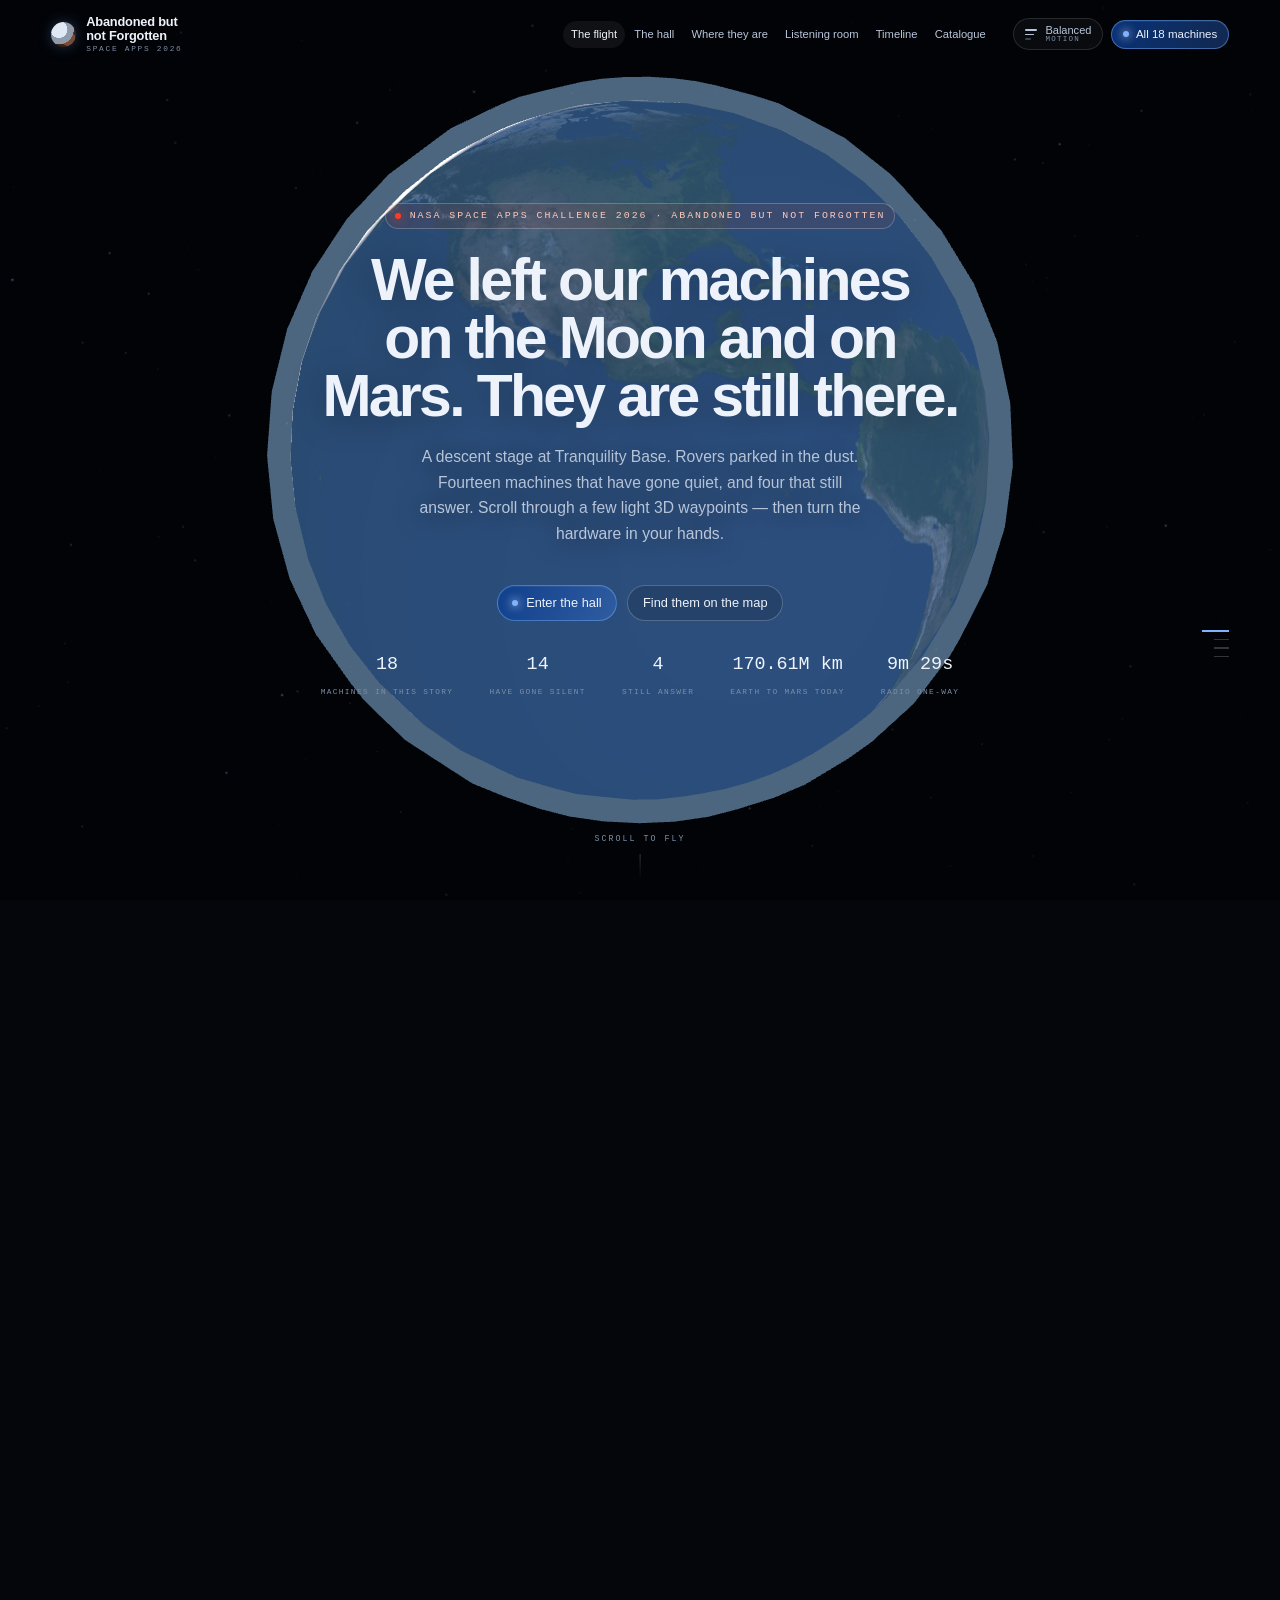
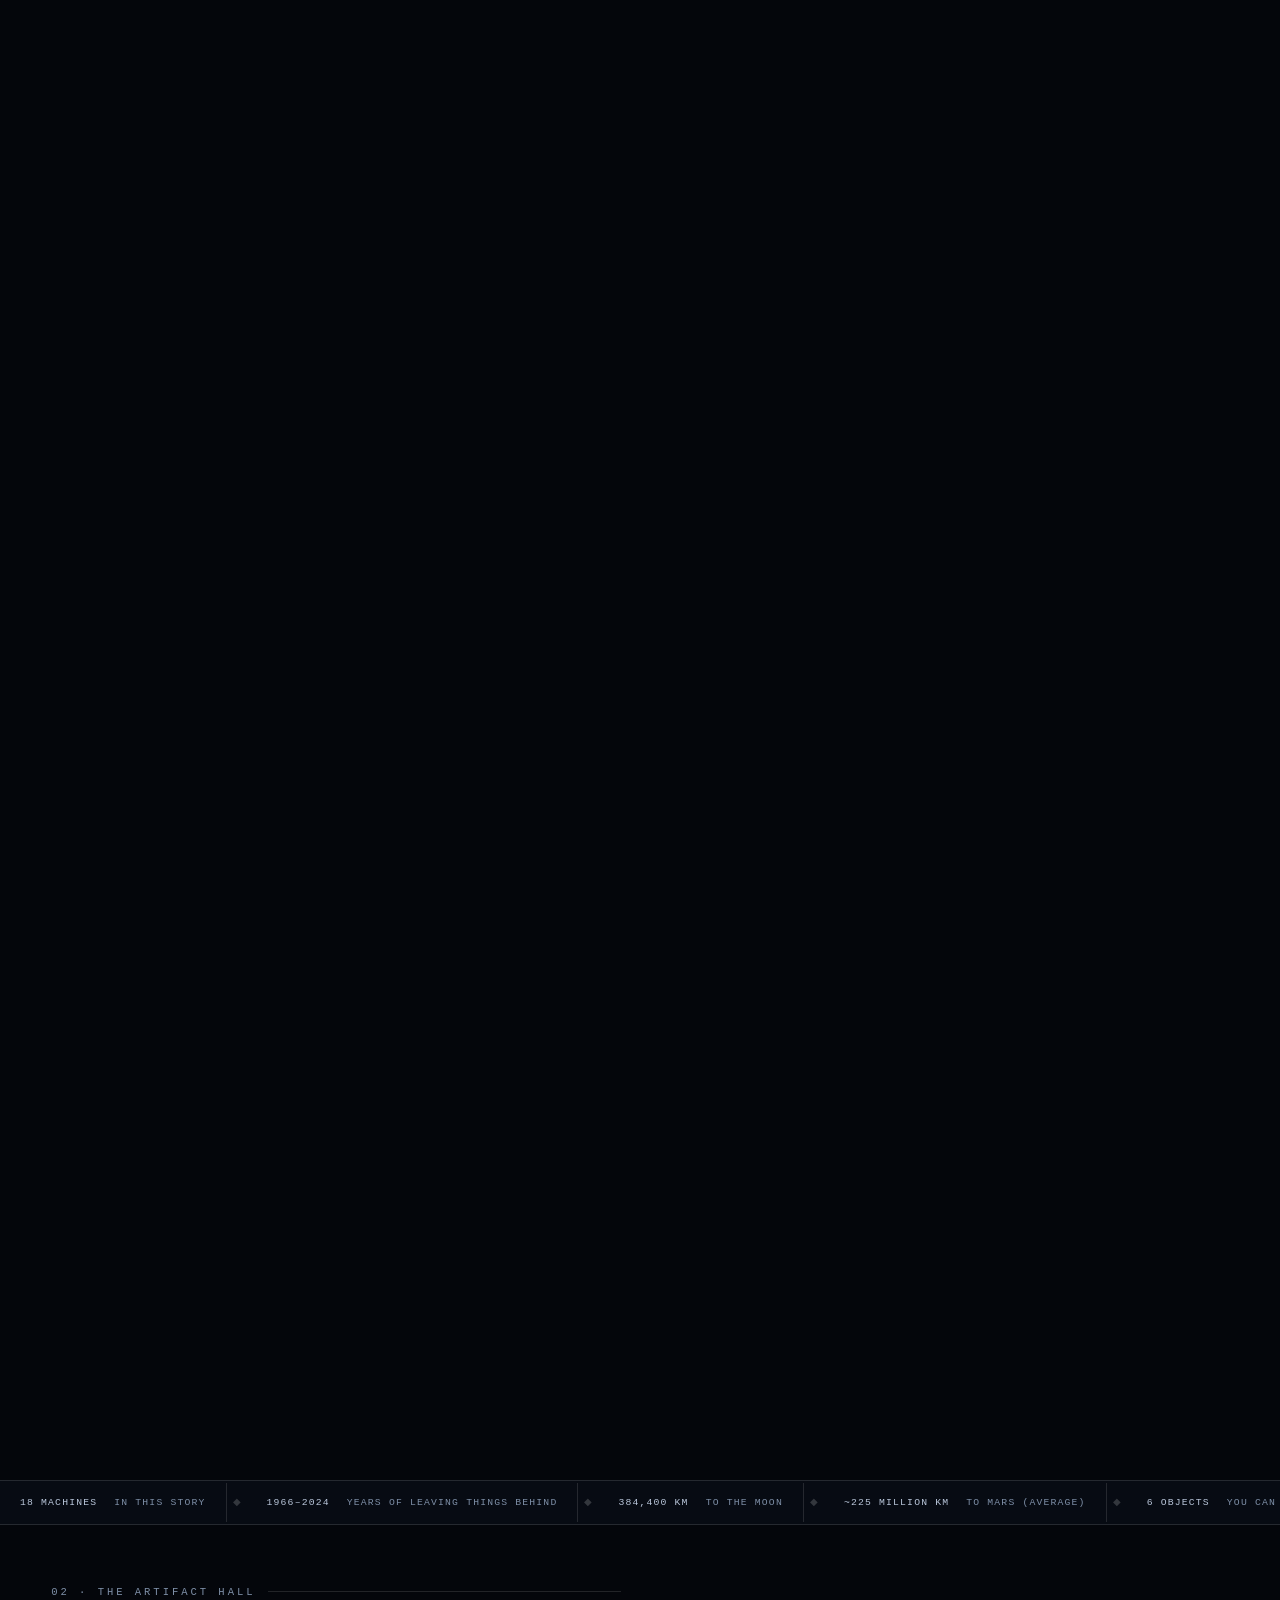
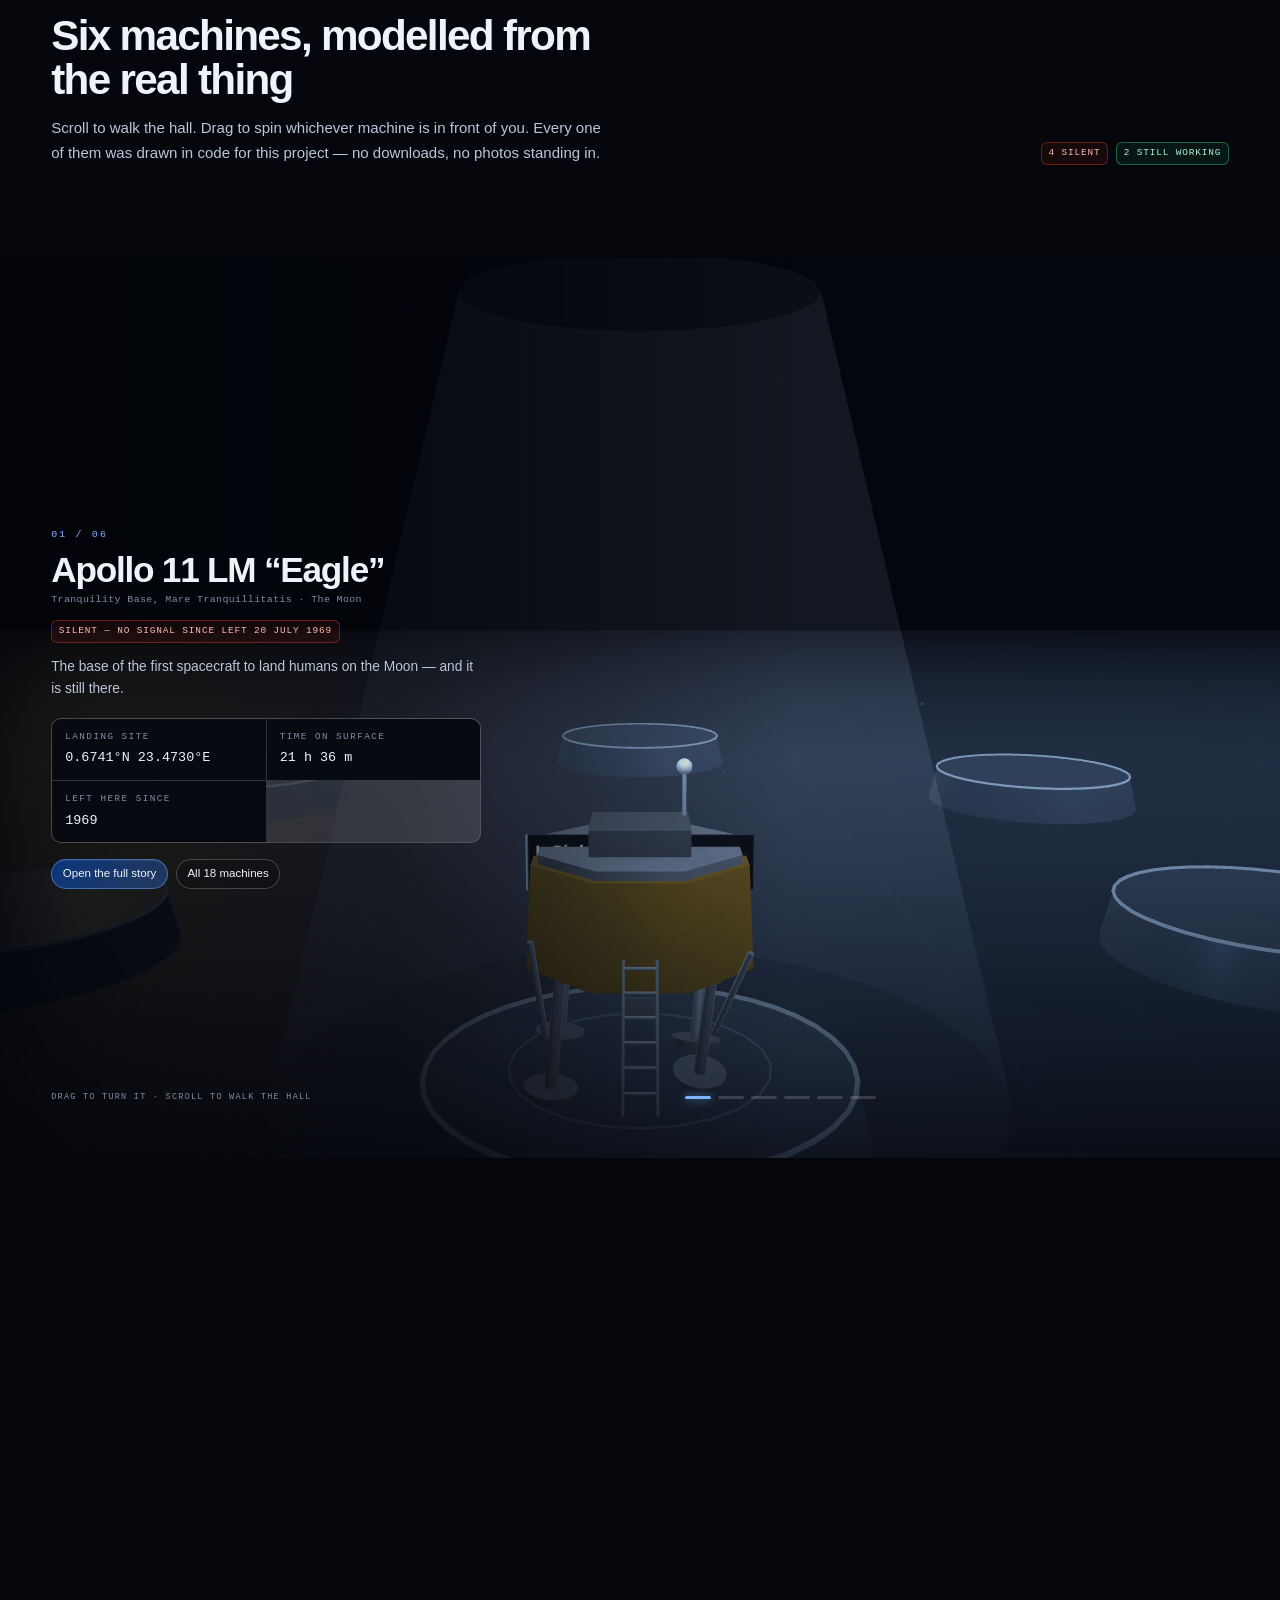
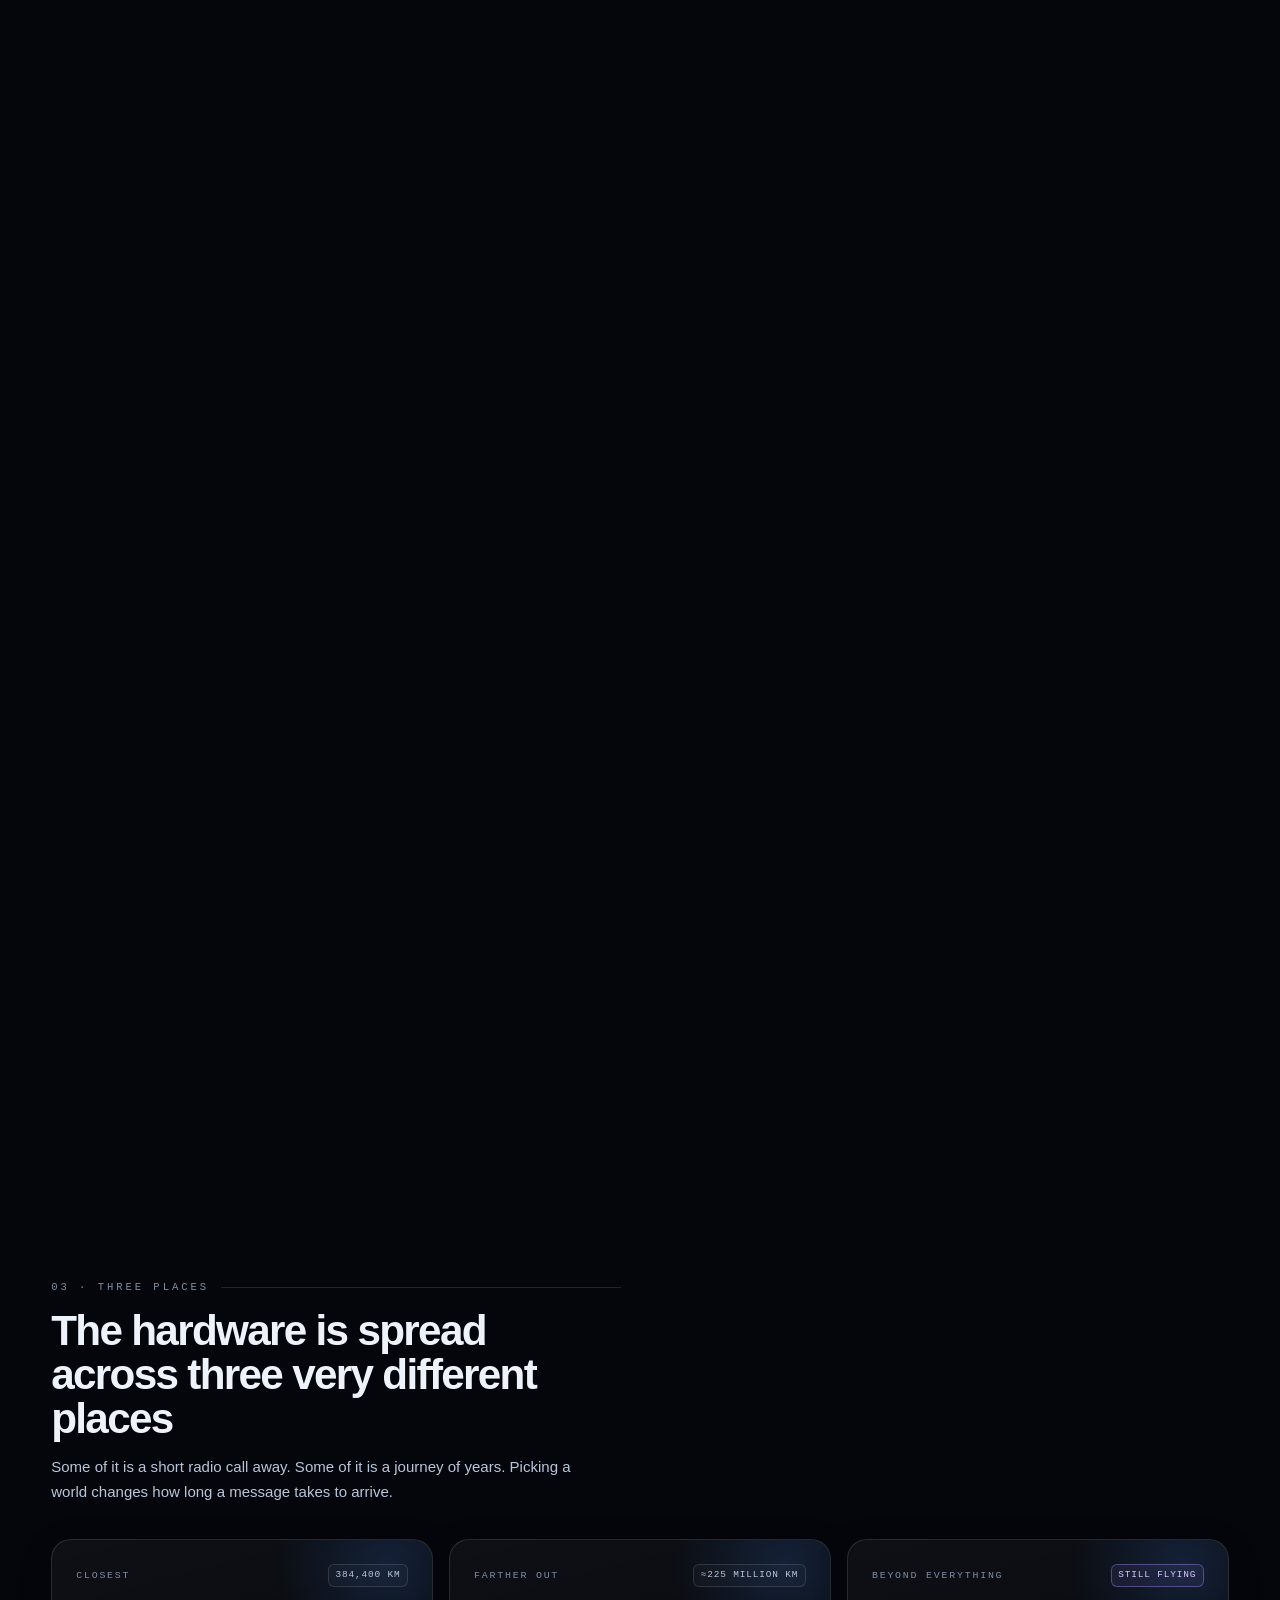
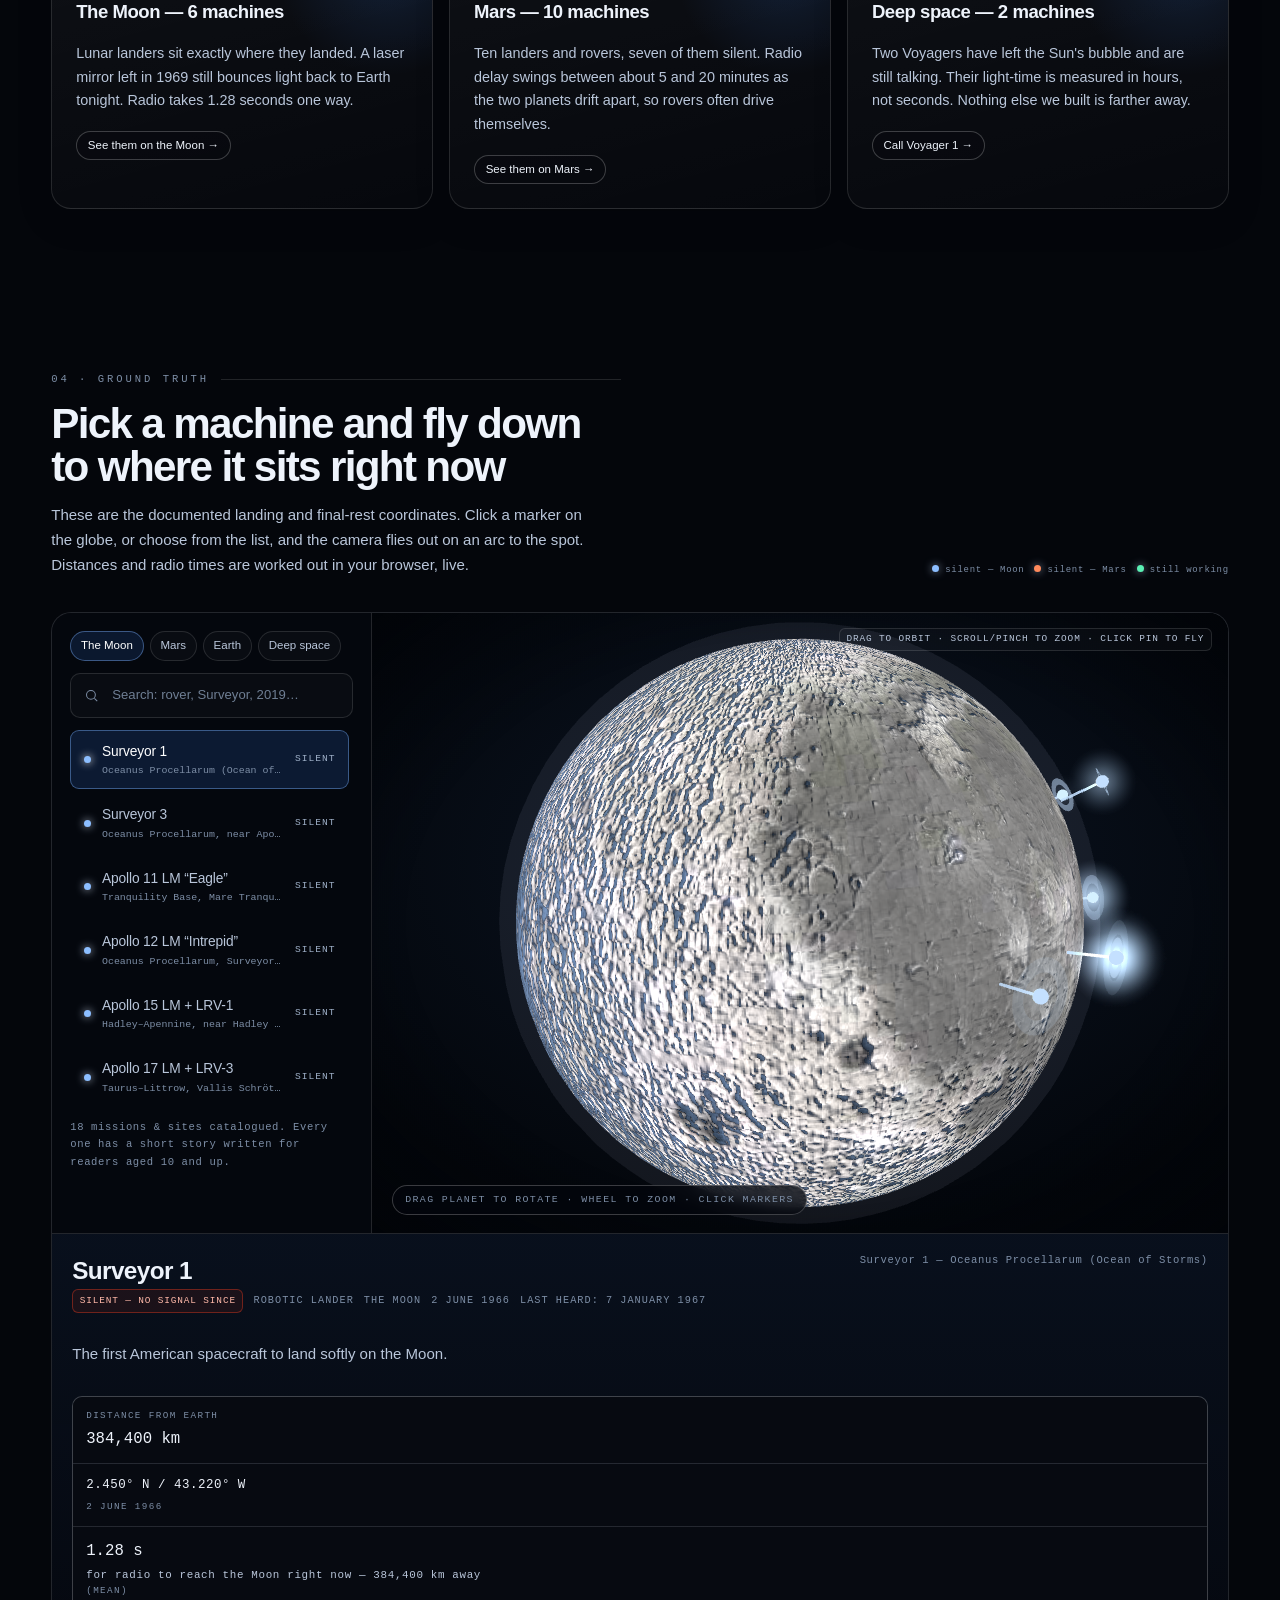
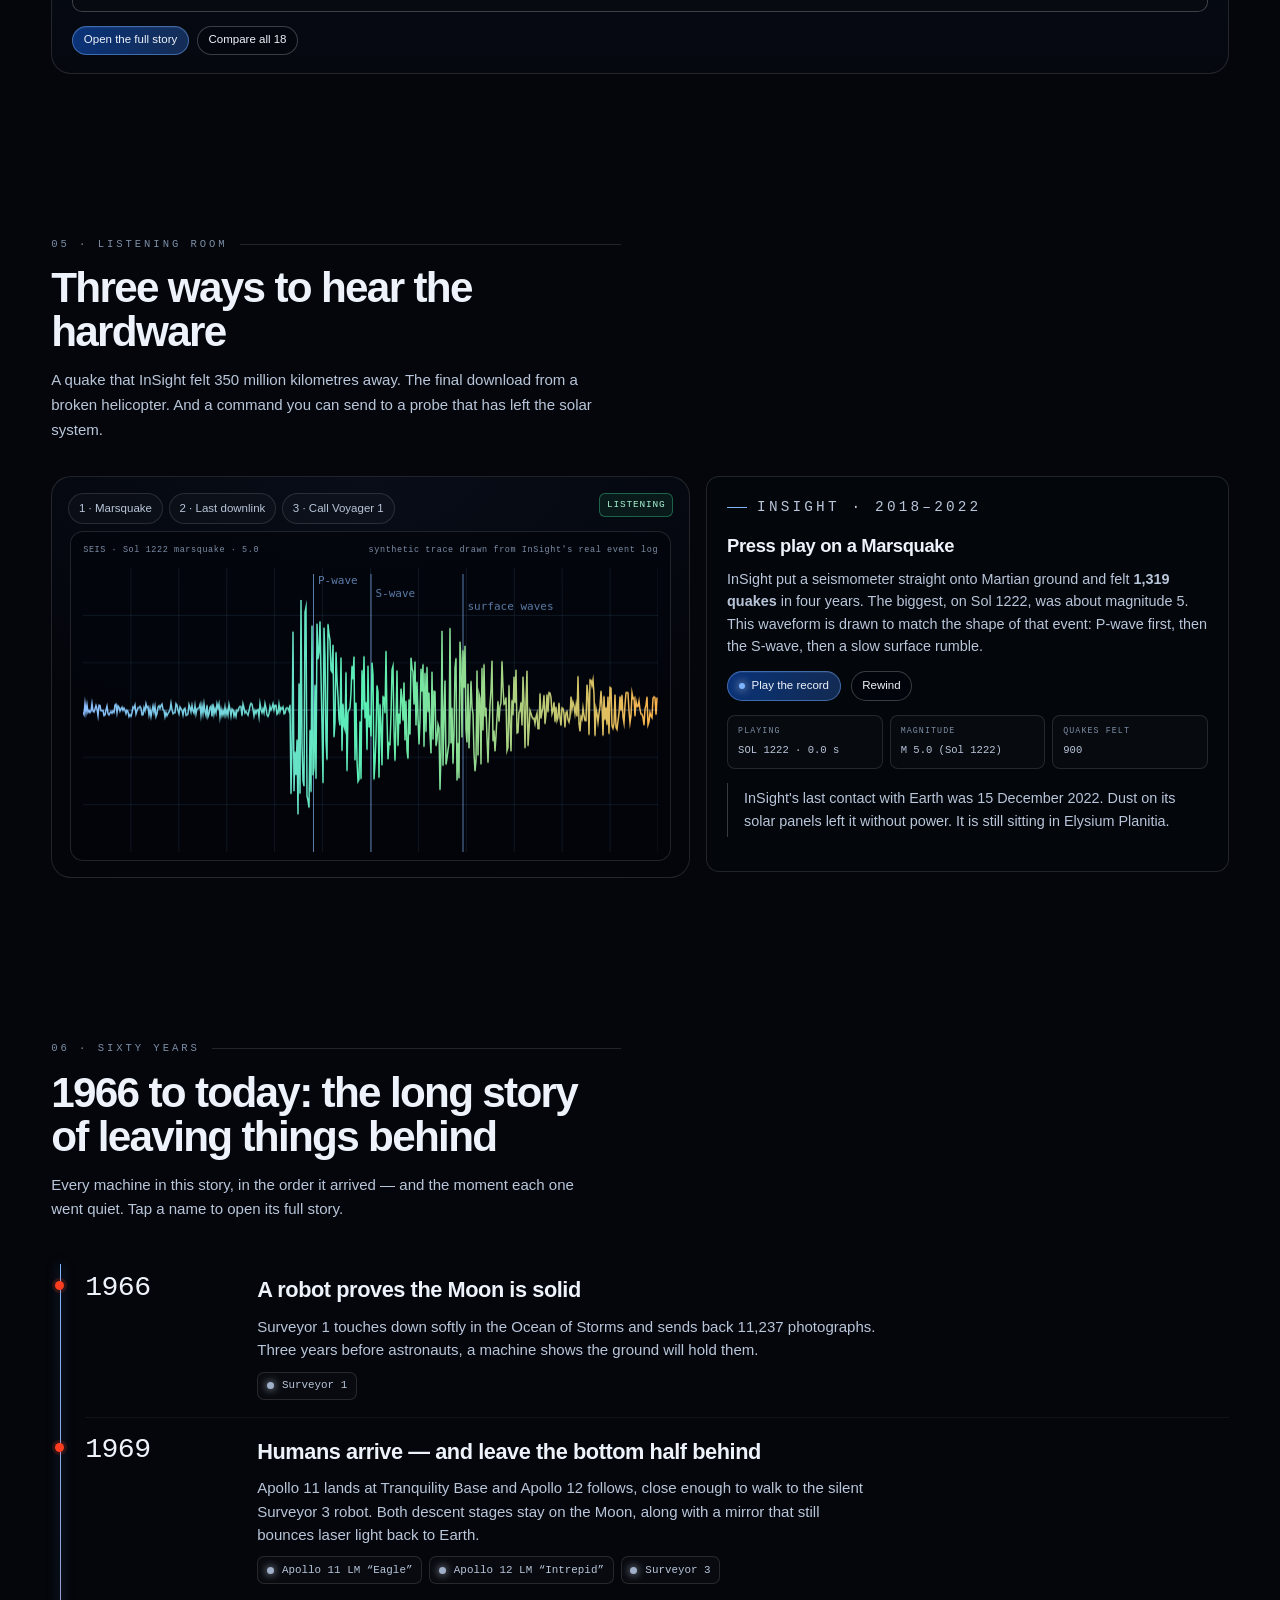
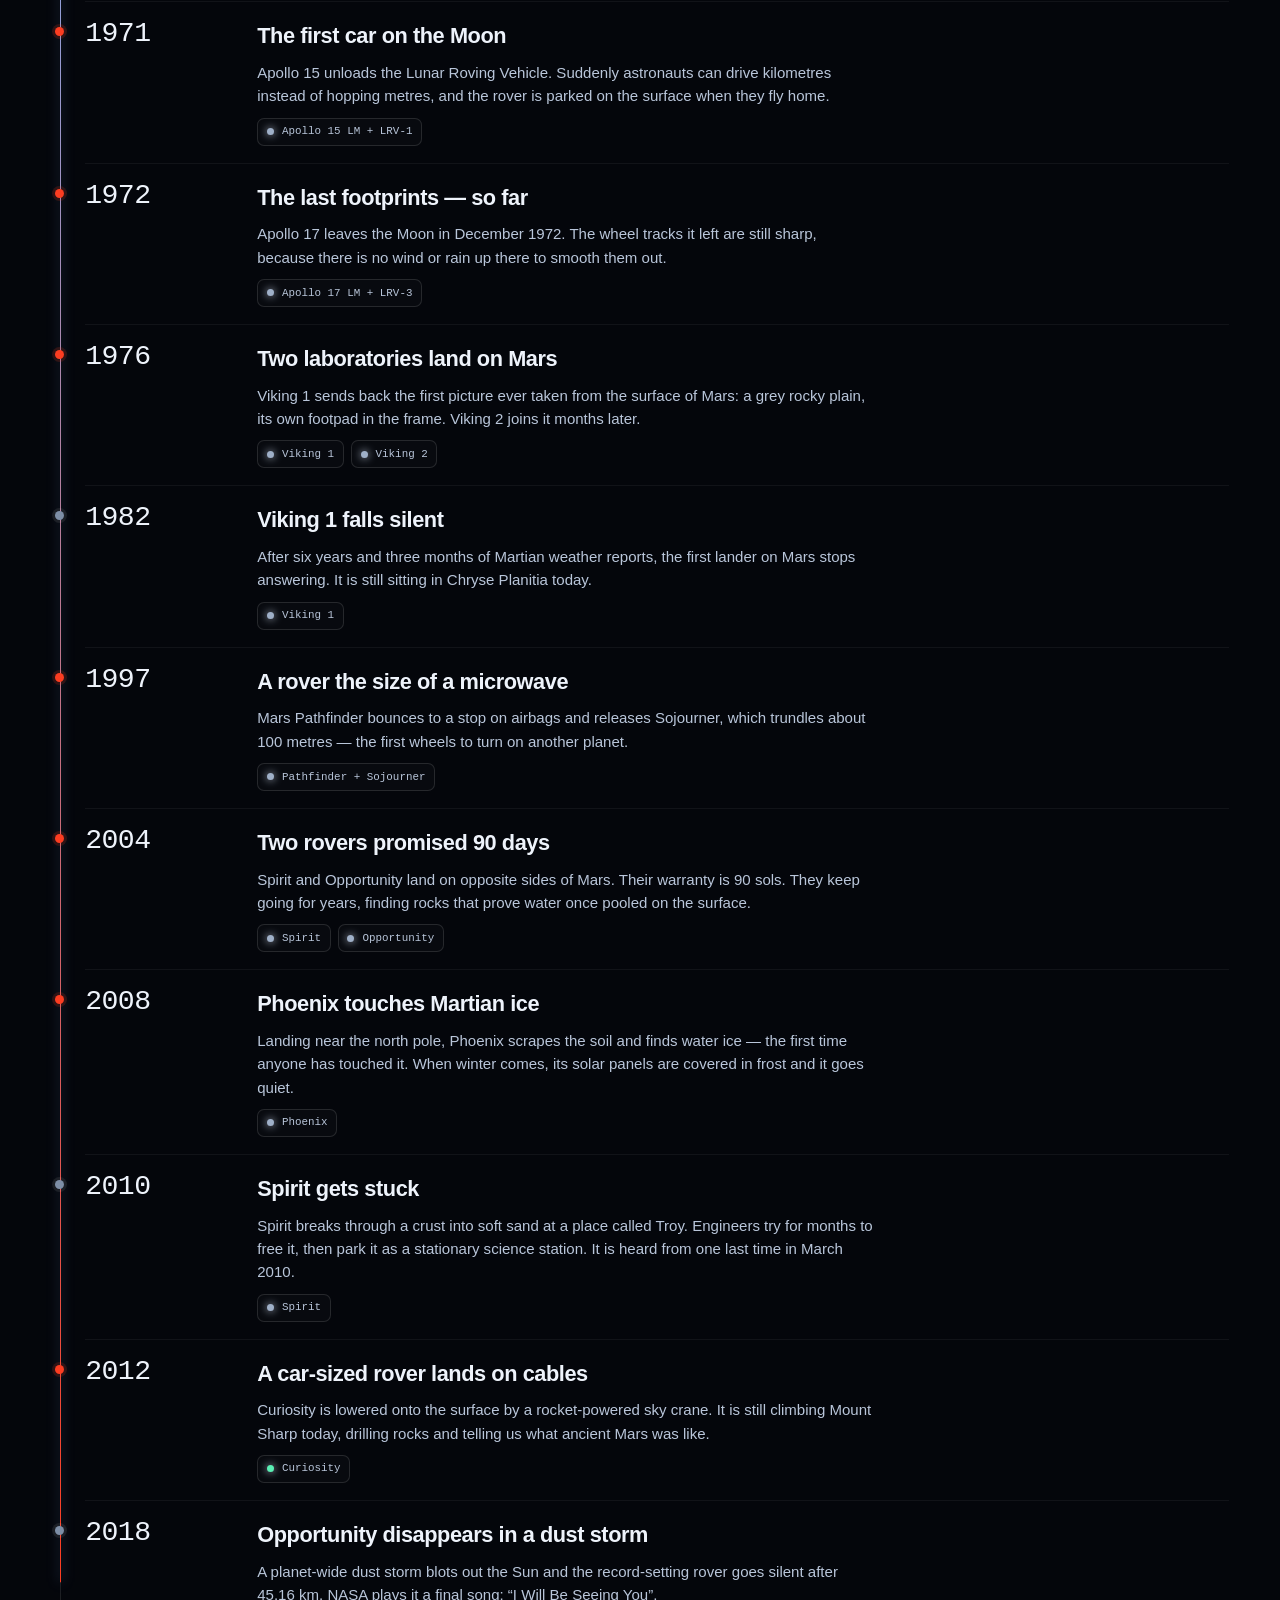
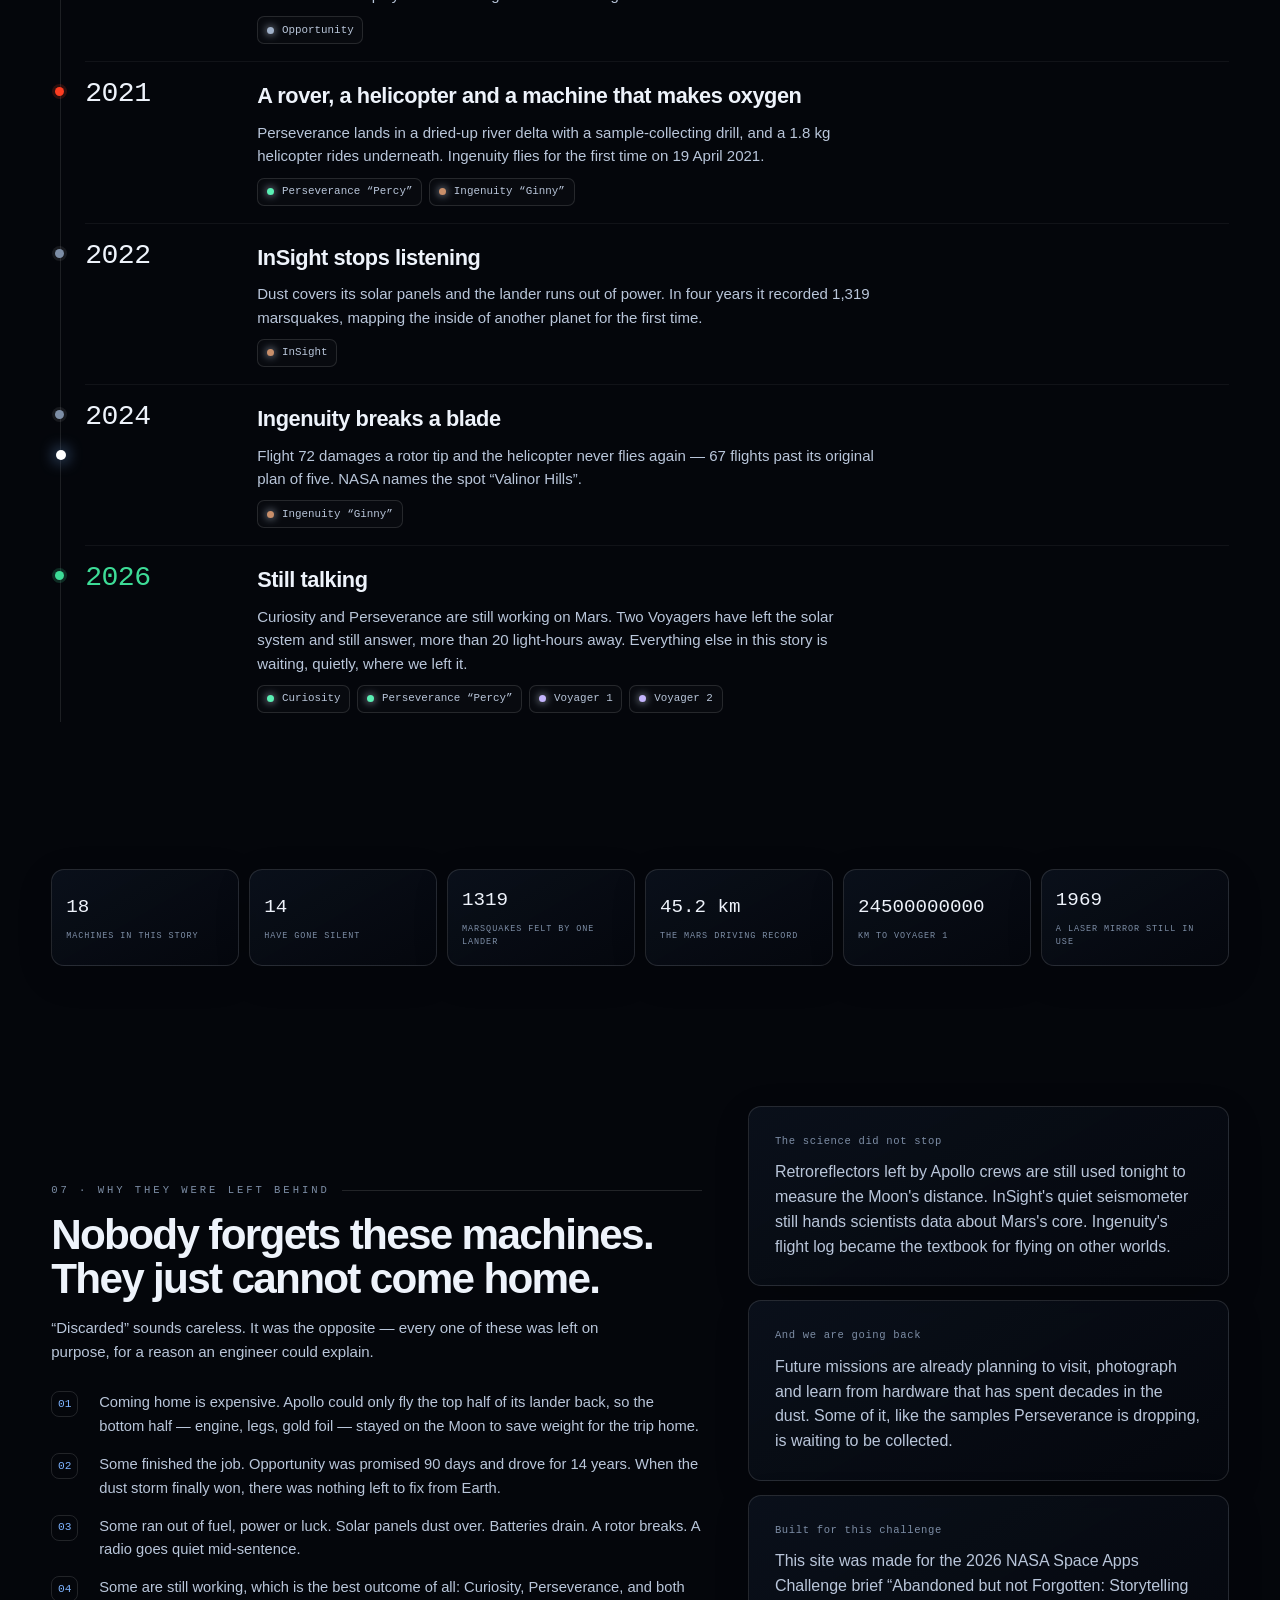
<file: index.html>
<!doctype html>
<html lang="en">
<head>
<meta charset="utf-8">
<meta name="viewport" content="width=device-width, initial-scale=1">
<title>Abandoned but not Forgotten — the machines NASA left on the Moon and Mars</title>
<meta name="description" content="A 3D story for the NASA Space Apps Challenge 2026: the landers, rovers and probes NASA left behind on the Moon, on Mars and in deep space — and the science they made possible.">
<meta name="theme-color" content="#04060b">
<link rel="icon" href="data:image/svg+xml,%3Csvg xmlns='http://www.w3.org/2000/svg' viewBox='0 0 32 32'%3E%3Ccircle cx='16' cy='16' r='14' fill='%230b3d91'/%3E%3Ccircle cx='12' cy='12' r='6' fill='%23dfe8f5'/%3E%3Ccircle cx='21' cy='21' r='5' fill='%237a4b34'/%3E%3C/svg%3E">
<link rel="stylesheet" href="css/main.css">
<link rel="stylesheet" href="css/components.css">
</head>
<body class="page-home">

<!-- ══════════════════════════════════════════════════════ loader -->
<div id="loader">
  <div class="loader-in">
    <div class="loader-top">
      <b>Abandoned but not Forgotten</b>
      <span>Space Apps Challenge 2026</span>
    </div>
    <div class="loader-bar"><i id="loader-fill"></i></div>
    <div class="loader-top" style="margin-top:12px">
      <span id="loader-status">spinning up the renderer</span>
      <span id="loader-pct">00</span>
    </div>
    <div class="loader-log mono">
      <div>mission log · 18 objects catalogued</div>
      <div><b>moon</b> 6 objects · <b>mars</b> 10 objects · <b>deep space</b> 2 objects</div>
      <div>surface maps: CC BY 4.0 Solar System Scope · live light-time: computed locally</div>
      <div class="ok">no network calls · everything on this site ships with the site</div>
    </div>
  </div>
</div>

<!-- ══════════════════════════════════════════════════════ nav -->
<header class="nav" id="site-head">
  <div class="nav__in">
    <a class="brand" href="index.html">
      <span class="brand__mark" aria-hidden="true"></span>
      <span>Abandoned but<br>not Forgotten<small>Space Apps 2026</small></span>
    </a>
    <nav class="nav__links" aria-label="Sections">
      <a href="#flight" data-spy="flight">The flight</a>
      <a href="#hall" data-spy="hall">The hall</a>
      <a href="#explorer" data-spy="explorer">Where they are</a>
      <a href="#signal" data-spy="signal">Listening room</a>
      <a href="#timeline" data-spy="timeline">Timeline</a>
      <a href="catalog.html">Catalogue</a>
    </nav>
    <div class="nav__cta">
      <button class="motion" type="button" data-motion-toggle aria-label="Motion level: Balanced">
        <span class="motion__bars" aria-hidden="true"><i></i><i></i><i></i></span>
        <span class="motion__txt"><b data-motion-label>Balanced</b><small>motion</small></span>
      </button>
      <a class="btn btn--sm btn--primary" href="catalog.html"><span class="dot"></span>All 18 machines</a>
    </div>
    <button class="burger" data-nav-toggle aria-expanded="false" aria-label="Open menu">
      <span></span><span></span>
    </button>
  </div>
</header>

<div class="sheet" id="nav-sheet">
  <div class="wrap">
    <a href="#flight">The flight</a>
    <a href="#hall">The hall — turn the hardware in 3D</a>
    <a href="#explorer">Where they are now</a>
    <a href="#signal">Listening room</a>
    <a href="#timeline">Timeline 1966 → today</a>
    <a href="#why">Why they were left behind</a>
    <a href="#glossary">Words to know</a>
    <a href="catalog.html">The catalogue — 18 machines</a>
    <a href="about.html">About this build</a>
    <button class="sheet-motion" type="button" data-motion-toggle aria-label="Motion level: Balanced">
      <span>Motion level<small>tap to change</small></span><b data-motion-label>Balanced</b>
    </button>
    <a class="btn btn--primary" href="catalog.html">Open the catalogue</a>
  </div>
</div>

<!-- ══════════════════════════════════════════════════════ 01 · the flight -->
<section class="journey" id="flight" style="--journey-len:520vh">
  <div class="journey__pin">
    <div class="journey__frame"><canvas id="flight-canvas"></canvas></div>

    <div class="journey__ui">
      <div class="hero-copy">
        <span class="hero-badge"><s aria-hidden="true"></s>NASA Space Apps Challenge 2026 · Abandoned but not Forgotten</span>
        <h1 class="display hero-title">We left our machines on the Moon and on Mars. They are still there.</h1>
        <p class="lede hero-lede">A descent stage at Tranquility Base. Rovers parked in the dust. Fourteen machines that have gone quiet, and four that still answer. Scroll through a few light 3D waypoints — then turn the hardware in your hands.</p>
      </div>

      <div class="hero-actions">
        <a class="btn btn--primary" href="#hall"><span class="dot"></span>Enter the hall</a>
        <a class="btn btn--ghost" href="#explorer">Find them on the map</a>
      </div>

      <div class="hero-stats">
        <div><b>18</b><span>machines in this story</span></div>
        <div><b>14</b><span>have gone silent</span></div>
        <div><b>4</b><span>still answer</span></div>
        <div><b data-live-mars>—</b><span>Earth to Mars today</span></div>
        <div><b data-live-mars-light>—</b><span>radio one-way</span></div>
      </div>

      <article class="beat" data-side="left">
        <span class="beat__no">01 · leaving Earth</span>
        <h3>Everything starts with a launch</h3>
        <p>Six days of flying gets a spacecraft to the Moon. Seven months gets it to Mars. Whatever you send has to work — because you cannot pop back to fix it.</p>
        <div class="beat__meta"><span>Earth escape</span><span>Moon: ~3 days</span><span>Mars: ~7 months</span></div>
      </article>

      <article class="beat" data-side="right">
        <span class="beat__no">02 · the Moon, our first workshop</span>
        <h3>Twelve people walked here. They left 6 machines behind.</h3>
        <p>Descent stages, rovers, a laser mirror and a robot called Surveyor 3 that Apollo 12 astronauts walked over to and cut pieces off. The Moon has no wind and no rain, so everything is exactly where it was left.</p>
        <div class="beat__meta"><span>384,400 km away</span><span>radio delay 1.28 s</span><span>footprints since 1969</span></div>
      </article>

      <article class="beat" data-side="left">
        <span class="beat__no">03 · Mars, the long quiet</span>
        <h3>Ten machines, and a dust storm that ended one</h3>
        <p>Viking landed in 1976 and sent home the first picture from another planet's surface. Spirit, Opportunity, Phoenix, InSight and Ingenuity have all gone quiet since. Curiosity and Perseverance are still driving.</p>
        <div class="beat__meta"><span>average 225 million km</span><span>radio delay 5–20 min</span><span>1,319 marsquakes felt</span></div>
      </article>

      <article class="beat" data-side="right">
        <span class="beat__no">04 · and two that never stopped</span>
        <h3>Far past the planets, two Voyagers are still calling home</h3>
        <p>Launched in 1977, both left the solar system. Their signal is weaker than a watch battery and takes more than 20 hours to reach us — but they answer. Voyager 2 is still the only visitor to Uranus and Neptune.</p>
        <div class="beat__meta"><span>24 billion km</span><span>light-time ≈ 23 h</span><span>still flying</span></div>
      </article>

      <div class="journey-readout">
        <div>distance to target <b>—</b></div>
        <div>radio one-way <b>—</b></div>
        <div>route flown <b>—</b></div>
      </div>
      <div class="hud" aria-hidden="true"><i class="is-on"></i><i></i><i></i><i></i></div>
      <div class="scroll-cue"><span>scroll to fly</span><i aria-hidden="true"></i></div>
    </div>
    <p class="webgl-note">This browser cannot show 3D — the story below reads perfectly on its own.</p>
  </div>
</section>

<!-- ══════════════════════════════════════════════════════ ticker -->
<div class="strip" aria-hidden="true">
  <div class="strip__row" id="strip-track"></div>
</div>

<!-- ══════════════════════════════════════════════════════ 02 · the hall -->
<section class="section--tight" aria-labelledby="hall-title">
  <div class="wrap">
    <div class="section-head">
      <div class="section-head__l">
        <div class="sec-num">02 · the artifact hall</div>
        <h2 class="h2" id="hall-title">Six machines, modelled from the real thing</h2>
        <p class="lede">Scroll to walk the hall. Drag to spin whichever machine is in front of you. Every one of them was drawn in code for this project — no downloads, no photos standing in.</p>
      </div>
      <div class="pill-row">
        <span class="tag tag--silent">4 silent</span>
        <span class="tag tag--active">2 still working</span>
      </div>
    </div>
  </div>
</section>

<section class="gallery" id="hall" style="--gallery-len:460vh">
  <div class="gallery__pin">
    <div class="gallery__canvas"><canvas id="hall-canvas"></canvas></div>
    <div class="gallery__veil" aria-hidden="true"></div>
    <div class="hall-drag gallery-drag" aria-hidden="true"></div>

    <div class="gallery__ui">
      <div class="artifact-card hall-panel">
        <div class="artifact-card__idx" data-hall-idx>01 / 06</div>
        <h3 class="hall-name" data-hall-name>Apollo 11 LM “Eagle”</h3>
        <div class="artifact-card__site" data-hall-site>Tranquility Base · The Moon</div>
        <div class="hall-tagline"><span class="tag tag--silent" data-hall-tag>Silent</span></div>
        <p class="hall-story" data-hall-story>The base of the first spacecraft to land humans on the Moon — and it is still there.</p>
        <div class="specs hall-stats" data-hall-specs></div>
        <div class="artifact-card__acts">
          <button class="btn btn--primary btn--sm" data-hall-open data-object="apollo11lm">Open the full story</button>
          <a class="btn btn--sm btn--ghost" href="catalog.html">All 18 machines</a>
        </div>
      </div>
    </div>

    <div class="gallery__nav">
      <span class="gallery__hint">drag to turn it · scroll to walk the hall</span>
      <div class="gallery__dots hall-dots">
        <button data-hall-dot aria-label="Machine 1"></button>
        <button data-hall-dot aria-label="Machine 2"></button>
        <button data-hall-dot aria-label="Machine 3"></button>
        <button data-hall-dot aria-label="Machine 4"></button>
        <button data-hall-dot aria-label="Machine 5"></button>
        <button data-hall-dot aria-label="Machine 6"></button>
      </div>
    </div>
    <p class="webgl-note">3D is unavailable here — the six machines are in the catalogue below.</p>
  </div>
</section>

<!-- ══════════════════════════════════════════════════════ 03 · three worlds -->
<section class="section" id="worlds">
  <div class="wrap">
    <div class="section-head">
      <div class="section-head__l">
        <div class="sec-num">03 · three places</div>
        <h2 class="h2">The hardware is spread across three very different places</h2>
        <p class="lede">Some of it is a short radio call away. Some of it is a journey of years. Picking a world changes how long a message takes to arrive.</p>
      </div>
    </div>
    <div class="grid grid--3">
      <article class="card console console--pad" data-reveal>
        <div class="card__glow" aria-hidden="true"></div>
        <div class="card__top"><span class="card-body">Closest</span><span class="tag">384,400 km</span></div>
        <h3 class="card__name" style="margin-top:14px">The Moon — 6 machines</h3>
        <p class="card__body">Lunar landers sit exactly where they landed. A laser mirror left in 1969 still bounces light back to Earth tonight. Radio takes 1.28 seconds one way.</p>
        <div class="card__foot">
          <a class="btn btn--sm btn--ghost" href="#explorer">See them on the Moon →</a>
        </div>
      </article>
      <article class="card console console--pad" data-reveal>
        <div class="card__glow" aria-hidden="true"></div>
        <div class="card__top"><span class="card-body">Farther out</span><span class="tag">≈225 million km</span></div>
        <h3 class="card__name" style="margin-top:14px">Mars — 10 machines</h3>
        <p class="card__body">Ten landers and rovers, seven of them silent. Radio delay swings between about 5 and 20 minutes as the two planets drift apart, so rovers often drive themselves.</p>
        <div class="card__foot">
          <a class="btn btn--sm btn--ghost" href="#explorer">See them on Mars →</a>
        </div>
      </article>
      <article class="card console console--pad" data-reveal>
        <div class="card__glow" aria-hidden="true"></div>
        <div class="card__top"><span class="card-body">Beyond everything</span><span class="tag tag--travelling">Still flying</span></div>
        <h3 class="card__name" style="margin-top:14px">Deep space — 2 machines</h3>
        <p class="card__body">Two Voyagers have left the Sun's bubble and are still talking. Their light-time is measured in hours, not seconds. Nothing else we built is farther away.</p>
        <div class="card__foot">
          <a class="btn btn--sm btn--ghost" href="#signal">Call Voyager 1 →</a>
        </div>
      </article>
    </div>
  </div>
</section>

<!-- ══════════════════════════════════════════════════════ 04 · explorer -->
<section class="section explorer" id="explorer">
  <div class="wrap">
    <div class="section-head">
      <div class="section-head__l">
        <div class="sec-num">04 · ground truth</div>
        <h2 class="h2">Pick a machine and fly down to where it sits right now</h2>
        <p class="lede">These are the documented landing and final-rest coordinates. Click a marker on the globe, or choose from the list, and the camera flies out on an arc to the spot. Distances and radio times are worked out in your browser, live.</p>
      </div>
      <div class="explorer__legend" style="position:static">
        <span><i class="legend-dot" style="background:#8cbeff"></i>silent — Moon</span>
        <span><i class="legend-dot" style="background:#ff8a5c"></i>silent — Mars</span>
        <span><i class="legend-dot" style="background:#5af0b4"></i>still working</span>
      </div>
    </div>

    <div class="explorer__stage explorer-stage">
      <div class="explorer-body">
        <aside class="explorer-side">
          <div class="explorer-tabs">
            <button class="chip is-active" data-body="moon">The Moon</button>
            <button class="chip" data-body="mars">Mars</button>
            <button class="chip" data-body="earth">Earth</button>
            <button class="chip" data-body="deep">Deep space</button>
          </div>
          <div class="search">
            <svg viewBox="0 0 24 24" aria-hidden="true"><circle cx="11" cy="11" r="7"></circle><path d="M16.5 16.5 21 21"></path></svg>
            <input type="search" data-object-search placeholder="Search: rover, Surveyor, 2019…" aria-label="Search the hardware">
          </div>
          <div class="explorer-list" data-object-list role="list"></div>
          <p class="fineprint">18 missions & sites catalogued. Every one has a short story written for readers aged 10 and up.</p>
        </aside>

        <div class="explorer__canvas">
          <canvas id="globe-canvas"></canvas>
          <div class="explorer__hud explorer-hud" data-explorer-hud>
            <span class="tag">drag to orbit · scroll/pinch to zoom · click pin to fly</span>
          </div>
          <div class="explorer-hint">drag planet to rotate · wheel to zoom · click markers</div>
          <div data-deep></div>
        </div>
      </div>

      <div class="explorer-panel" data-explorer-panel>
        <div class="explorer-panel__top">
          <div>
            <h3 data-explorer-name>—</h3>
            <div class="explorer-meta" data-explorer-meta></div>
          </div>
          <span class="fineprint" data-explorer-stagetitle>The Moon</span>
        </div>
        <p class="lede" data-explorer-story style="max-width:86ch">—</p>
        <div class="explorer-readout">
          <div><span>distance from Earth</span><b data-explorer-distance>—</b></div>
          <div data-explorer-coords></div>
          <div data-explorer-light></div>
        </div>
        <div class="pill-row">
          <button class="btn btn--sm btn--primary" data-object="apollo11lm">Open the full story</button>
          <a class="btn btn--sm btn--ghost" href="catalog.html">Compare all 18</a>
        </div>
      </div>
    </div>
  </div>
</section>

<!-- ══════════════════════════════════════════════════════ 05 · signal lab -->
<section class="section" id="signal">
  <div class="wrap">
    <div class="section-head">
      <div class="section-head__l">
        <div class="sec-num">05 · listening room</div>
        <h2 class="h2">Three ways to hear the hardware</h2>
        <p class="lede">A quake that InSight felt 350 million kilometres away. The final download from a broken helicopter. And a command you can send to a probe that has left the solar system.</p>
      </div>
    </div>

    <div class="signal-grid">
      <div class="signal-stage">
        <div class="signal-stage__canvas">
          <canvas id="signal-canvas"></canvas>
          <div class="seismo-overlay" data-signal-panel="insight">
            <div class="seismo-wrap">
              <div class="scope__leg scope__leg--top">
                <span>SEIS · Sol 1222 marsquake · 5.0</span>
                <span>synthetic trace drawn from InSight's real event log</span>
              </div>
              <canvas id="seismo-canvas"></canvas>
            </div>
          </div>
        </div>
        <div class="signal-stage__tabs">
          <button class="chip is-on" data-signal-mode="insight">1 · Marsquake</button>
          <button class="chip" data-signal-mode="ingenuity">2 · Last downlink</button>
          <button class="chip" data-signal-mode="voyager">3 · Call Voyager 1</button>
        </div>
        <div class="signal-stage__badge"><span class="tag tag--active">listening</span></div>
      </div>

      <div>
        <div class="signal-panel-in" data-signal-panel="insight">
          <p class="kicker kicker--blue">InSight · 2018–2022</p>
          <h3>Press play on a Marsquake</h3>
          <p>InSight put a seismometer straight onto Martian ground and felt <b>1,319 quakes</b> in four years. The biggest, on Sol 1222, was about magnitude 5. This waveform is drawn to match the shape of that event: P-wave first, then the S-wave, then a slow surface rumble.</p>
          <div class="signal-actions">
            <button class="btn btn--primary btn--sm" data-seismo-play><span class="dot"></span>Play the record</button>
            <button class="btn btn--ghost btn--sm" data-seismo-reset>Rewind</button>
          </div>
          <div class="signal-readout">
            <div><span>playing</span><b data-seismo-clock>SOL 1222 · 0.0 s</b></div>
            <div><span>magnitude</span><b data-seismo-mag>M 5.0 (Sol 1222)</b></div>
            <div><span>quakes felt</span><b data-seismo-count>900</b></div>
          </div>
          <p class="note" style="margin-top:14px">InSight's last contact with Earth was 15 December 2022. Dust on its solar panels left it without power. It is still sitting in Elysium Planitia.</p>
        </div>

        <div class="signal-panel-in" data-signal-panel="ingenuity">
          <p class="kicker kicker--blue">Ingenuity · the last flight</p>
          <h3>Download the final frames</h3>
          <p>The helicopter was built for <b>5 flights</b> and made <b>72</b>. On flight 72 a rotor blade broke and it never flew again. Watch its last data downlink come home through a Mars orbiter relay.</p>
          <div class="signal-actions">
            <button class="btn btn--primary btn--sm" data-burst-run><span class="dot"></span>Start the download</button>
            <span class="tag tag--retired" data-burst-state>link idle</span>
          </div>
          <div class="progress"><i data-burst-fill></i></div>
          <div class="log-box" data-burst-log></div>
        </div>

        <div class="signal-panel-in" data-signal-panel="voyager">
          <p class="kicker kicker--blue">Voyager 1 · still answering</p>
          <h3>Send a command and wait</h3>
          <p>Voyager 1 is about <b data-voyager-dist>24.50B km from Earth</b>. Radio travels at the speed of light, so your command still needs the better part of a day to arrive — and the reply needs the same again on the way back.</p>
          <div class="dsn">
            <div class="dsn__route">
              <div class="dsn__node"><b>Earth</b><span>Command</span></div>
              <div class="dsn__line"><i data-voyager-bar></i></div>
              <div class="dsn__node"><b>V1</b><span>24 billion km</span></div>
            </div>
            <div class="dsn__log">
              <div><b>timeline</b> <span data-voyager-clock>0.0 hours of 22.7 h</span></div>
              <div data-voyager-state>Outbound leg: the command is on its way at light speed.</div>
            </div>
            <div class="signal-actions">
              <button class="btn btn--primary btn--sm" data-voyager-send><span class="dot dot--red"></span>Send command</button>
              <span class="fineprint">1 second here = about 4 hours of real waiting</span>
            </div>
          </div>
        </div>
      </div>
    </div>
  </div>
</section>

<!-- ══════════════════════════════════════════════════════ 06 · timeline -->
<section class="section" id="timeline">
  <div class="wrap">
    <div class="section-head">
      <div class="section-head__l">
        <div class="sec-num">06 · sixty years</div>
        <h2 class="h2">1966 to today: the long story of leaving things behind</h2>
        <p class="lede">Every machine in this story, in the order it arrived — and the moment each one went quiet. Tap a name to open its full story.</p>
      </div>
    </div>
    <div class="timeline__rail">
      <div class="timeline-rail">
        <span class="timeline-fill" data-timeline-fill aria-hidden="true"></span>
        <span class="timeline-knob" data-timeline-knob aria-hidden="true"></span>
        <ol id="timeline-track" style="list-style:none;margin:0;padding:0"></ol>
      </div>
    </div>
  </div>
</section>

<!-- ══════════════════════════════════════════════════════ 07 · numbers -->
<section class="section--tight" id="numbers">
  <div class="wrap">
    <div class="fact-row">
      <div class="fact console"><b><span data-count="18">18</span></b><span>machines in this story</span></div>
      <div class="fact console"><b><span data-count="14">14</span></b><span>have gone silent</span></div>
      <div class="fact console"><b><span data-count="1319">1,319</span></b><span>marsquakes felt by one lander</span></div>
      <div class="fact console"><b><span data-count="45.16">45.16</span> km</b><span>the Mars driving record</span></div>
      <div class="fact console"><b><span data-count="24500000000">24.5B</span></b><span>km to Voyager 1</span></div>
      <div class="fact console"><b><span data-count="1969">1969</span></b><span>a laser mirror still in use</span></div>
    </div>
  </div>
</section>

<!-- ══════════════════════════════════════════════════════ 08 · why -->
<section class="section" id="why">
  <div class="wrap">
    <div class="split split--wideL">
      <div>
        <div class="sec-num">07 · why they were left behind</div>
        <h2 class="h2">Nobody forgets these machines. They just cannot come home.</h2>
        <p class="lede">“Discarded” sounds careless. It was the opposite — every one of these was left on purpose, for a reason an engineer could explain.</p>
        <ul class="step-list" style="margin-top:26px">
          <li>Coming home is expensive. Apollo could only fly the top half of its lander back, so the bottom half — engine, legs, gold foil — stayed on the Moon to save weight for the trip home.</li>
          <li>Some finished the job. Opportunity was promised 90 days and drove for 14 years. When the dust storm finally won, there was nothing left to fix from Earth.</li>
          <li>Some ran out of fuel, power or luck. Solar panels dust over. Batteries drain. A rotor breaks. A radio goes quiet mid-sentence.</li>
          <li>Some are still working, which is the best outcome of all: Curiosity, Perseverance, and both Voyagers are still sending data today.</li>
        </ul>
      </div>
      <div class="stack">
        <div class="console console--pad">
          <p class="fineprint">The science did not stop</p>
          <p style="margin:10px 0 0;color:var(--ink-2)">Retroreflectors left by Apollo crews are still used tonight to measure the Moon's distance. InSight's quiet seismometer still hands scientists data about Mars's core. Ingenuity's flight log became the textbook for flying on other worlds.</p>
        </div>
        <div class="console console--pad">
          <p class="fineprint">And we are going back</p>
          <p style="margin:10px 0 0;color:var(--ink-2)">Future missions are already planning to visit, photograph and learn from hardware that has spent decades in the dust. Some of it, like the samples Perseverance is dropping, is waiting to be collected.</p>
        </div>
        <div class="console console--pad">
          <p class="fineprint">Built for this challenge</p>
          <p style="margin:10px 0 0;color:var(--ink-2)">This site was made for the 2026 NASA Space Apps Challenge brief “Abandoned but not Forgotten: Storytelling about NASA's Discarded Equipment on the Moon and Mars” — written for school-age space fans, in the plainest words we could manage.</p>
        </div>
      </div>
    </div>
  </div>
</section>

<!-- ══════════════════════════════════════════════════════ 09 · glossary -->
<section class="section" id="glossary">
  <div class="wrap">
    <div class="section-head">
      <div class="section-head__l">
        <div class="sec-num">08 · words to know</div>
        <h2 class="h2">The eight words that unlock the rest</h2>
        <p class="lede">If you are reading this at school, start here. Every story on this site only uses these words and a handful of others, and each story is written in short sentences on purpose.</p>
      </div>
      <button class="btn btn--ghost btn--sm" data-glossary-toggle>Open all terms</button>
    </div>
    <div id="glossary-list"></div>
  </div>
</section>

<!-- ══════════════════════════════════════════════════════ 10 · CTA -->
<section class="section--tight">
  <div class="wrap">
    <div class="cta-panel">
      <div class="split">
        <div>
          <p class="kicker kicker--red">NASA Space Apps Challenge · 14–15 November 2026</p>
          <h2 class="h2">The challenge is open. The machines are waiting.</h2>
          <p class="lede" style="margin-top:16px">Space Apps is the world's biggest space hackathon: one weekend, thousands of teams, real NASA data. This year's brief asks you to tell the story of equipment NASA left behind on the Moon and Mars — and to make it make sense to school-age space fans.</p>
          <div class="cta-row">
            <a class="btn btn--primary" href="catalog.html"><span class="dot"></span>Walk the catalogue</a>
            <a class="btn btn--ghost" href="about.html">How this was built</a>
            <a class="btn btn--red" href="https://www.spaceappschallenge.org/2026/" target="_blank" rel="noopener"><span class="dot dot--red"></span>spaceappschallenge.org ↗</a>
          </div>
          <p class="cta-note">Every fact on this site links to a NASA page. Nothing here loads from the internet at runtime — the whole build ships offline.</p>
        </div>
        <div class="stack">
          <div class="console console--pad">
            <p class="fineprint">Try this next</p>
            <ul class="dots" style="margin-top:12px">
              <li>Open Opportunity's story and find the 90-day warranty that lasted 14 years.</li>
              <li>Play the Sol 1222 marsquake, then read how a seismometer hears a planet.</li>
              <li>Send a command to Voyager 1 and watch 23 hours go by in 6 seconds.</li>
              <li>Find the only machine on the Moon that humans have walked up to and touched.</li>
            </ul>
          </div>
          <div class="console console--pad">
            <div class="now-line">
              <span>Earth → Mars now <b data-live-mars>—</b></span>
              <span>radio delay <b data-live-mars-light>—</b></span>
              <span>Earth → Moon <b data-live-moon-light>1.28 s</b></span>
            </div>
          </div>
        </div>
      </div>
    </div>
  </div>
</section>

<!-- ══════════════════════════════════════════════════════ footer -->
<footer class="footer">
  <div class="wrap">
    <div class="footer__grid">
      <div>
        <a class="brand" href="index.html" style="margin-bottom:18px">
          <span class="brand__mark" aria-hidden="true"></span>
          <span>Abandoned but<br>not Forgotten<small>Space Apps 2026</small></span>
        </a>
        <p class="small" style="max-width:40ch">A 3D storytelling build for the 2026 NASA Space Apps Challenge. Written for school-age space fans; every fact sourced to NASA.</p>
      </div>
      <div>
        <h4>Explore</h4>
        <ul>
          <li><a href="#flight">The flight</a></li>
          <li><a href="#hall">The artifact hall</a></li>
          <li><a href="#explorer">Where they are now</a></li>
          <li><a href="#signal">Listening room</a></li>
          <li><a href="#timeline">Timeline</a></li>
        </ul>
      </div>
      <div>
        <h4>The story</h4>
        <ul>
          <li><a href="catalog.html">All 18 machines</a></li>
          <li><a href="catalog.html#catalog">The Moon (6)</a></li>
          <li><a href="catalog.html">Mars (10)</a></li>
          <li><a href="catalog.html">Deep space (2)</a></li>
          <li><a href="about.html">About &amp; sources</a></li>
        </ul>
      </div>
      <div>
        <h4>NASA sources</h4>
        <ul>
          <li><a href="https://www.spaceappschallenge.org/2026/" target="_blank" rel="noopener">Space Apps Challenge 2026</a></li>
          <li><a href="https://science.nasa.gov/moon/" target="_blank" rel="noopener">NASA — Moon</a></li>
          <li><a href="https://science.nasa.gov/mars/" target="_blank" rel="noopener">NASA — Mars</a></li>
          <li><a href="https://science.nasa.gov/mission/voyager/" target="_blank" rel="noopener">NASA — Voyager</a></li>
          <li><a href="https://www.nasa.gov/the-apollo-program/" target="_blank" rel="noopener">NASA — Apollo</a></li>
        </ul>
      </div>
    </div>
    <div class="footer__bottom">
      <div class="credits">
        <span>Surface maps: Solar System Scope (CC BY 4.0) — Mars, Moon and Earth textures.</span>
        <span>Facts and mission status: NASA and NASA Space Science Data Coordinated Archive.</span>
        <span>3D hardware, physics of the readouts and all text: built for this entry.</span>
      </div>
      <div>
        <span>Not affiliated with NASA. Built as a challenge entry · <span data-year>2026</span></span>
      </div>
    </div>
  </div>
</footer>

<!-- ══════════════════════════════════════════════════════ story modal -->
<div class="modal" id="object-modal" aria-hidden="true" role="dialog" aria-modal="true" aria-label="Machine story">
  <div class="modal-backdrop"></div>
  <div class="modal__in" data-modal-scroll>
    <button class="modal__close" data-modal-close aria-label="Close story">
      <svg viewBox="0 0 24 24" width="16" height="16" fill="none" stroke="currentColor" stroke-width="1.7" aria-hidden="true"><path d="M6 6l12 12M18 6L6 18"></path></svg>
    </button>
    <div data-modal-body></div>
  </div>
</div>

<script src="vendor/three.min.js"></script>
<script src="js/core.js"></script>
<script src="js/data.js"></script>
<script src="js/hw.js"></script>
<script src="js/artifacts.js"></script>
<script src="js/journey.js"></script>
<script src="js/globes.js"></script>
<script src="js/signal.js"></script>
<script src="js/timeline.js"></script>
<script src="js/pages.js"></script>
</body>
</html>
</file>
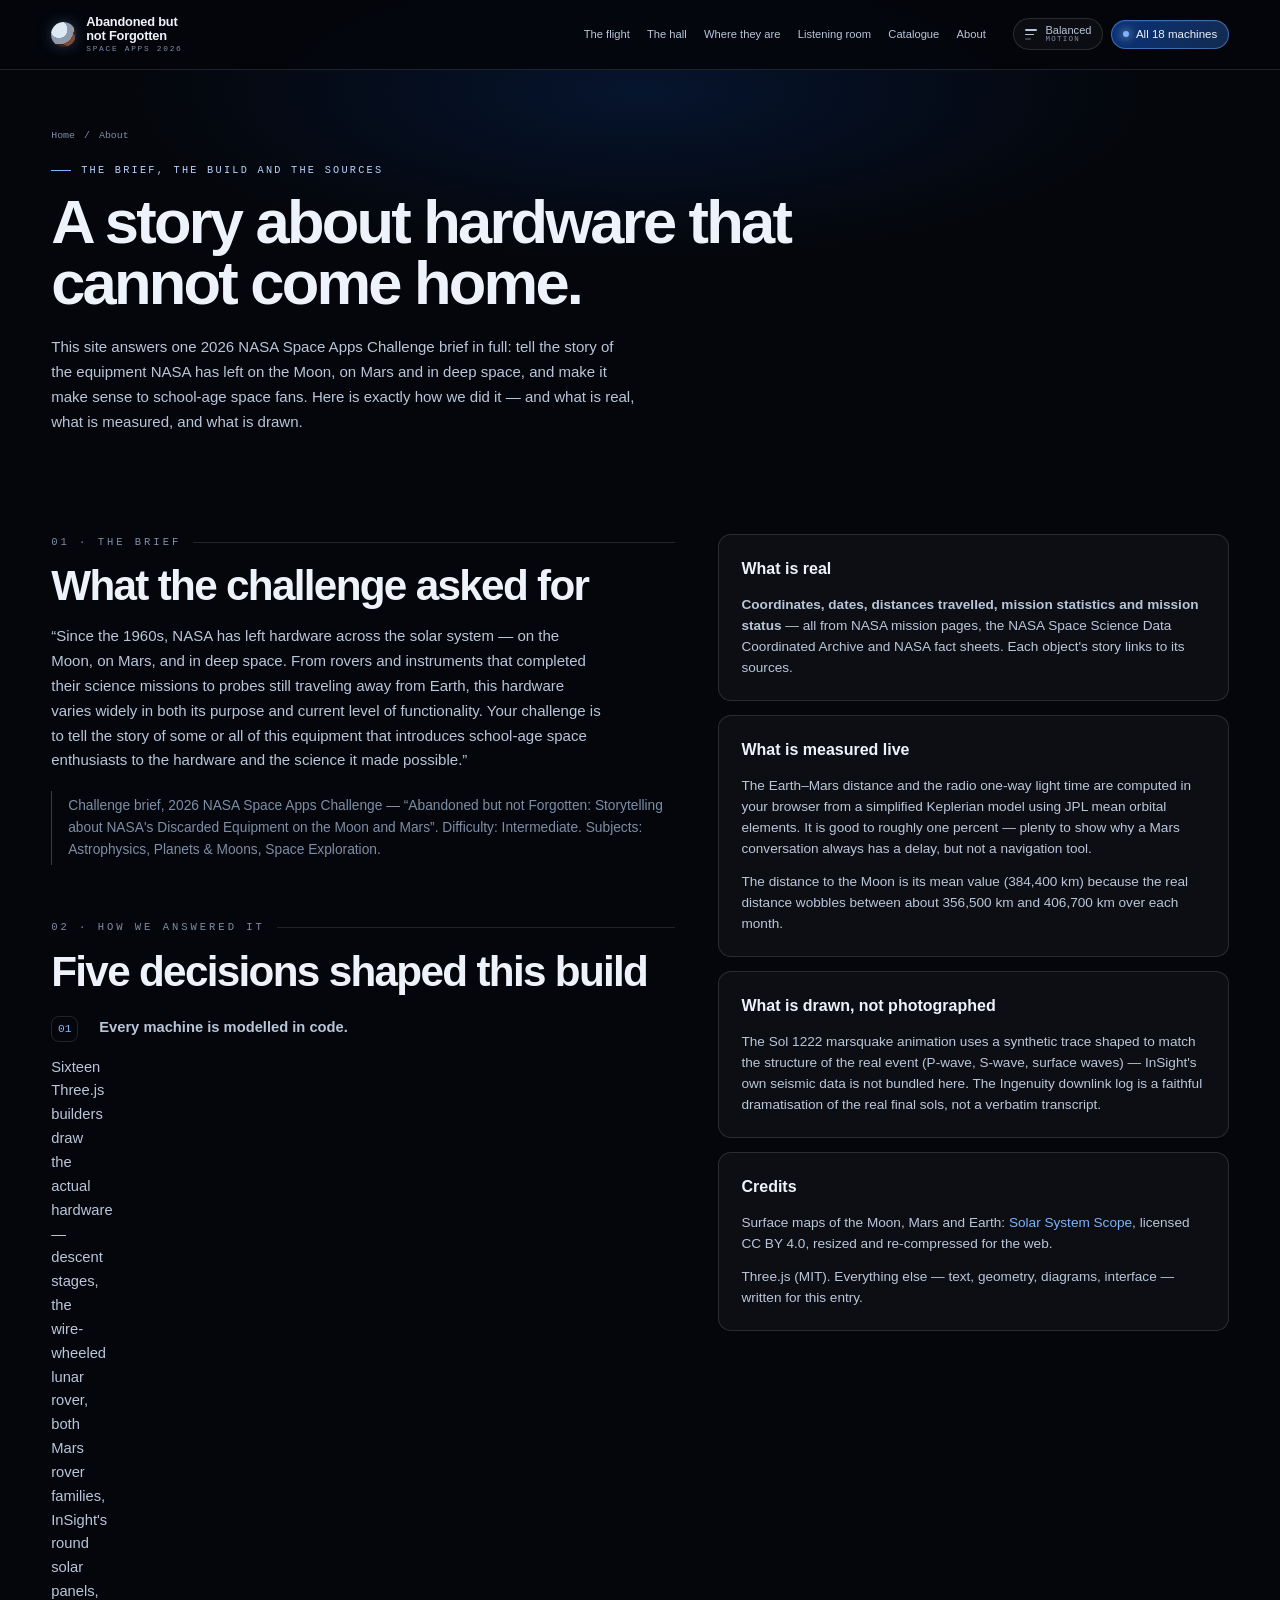
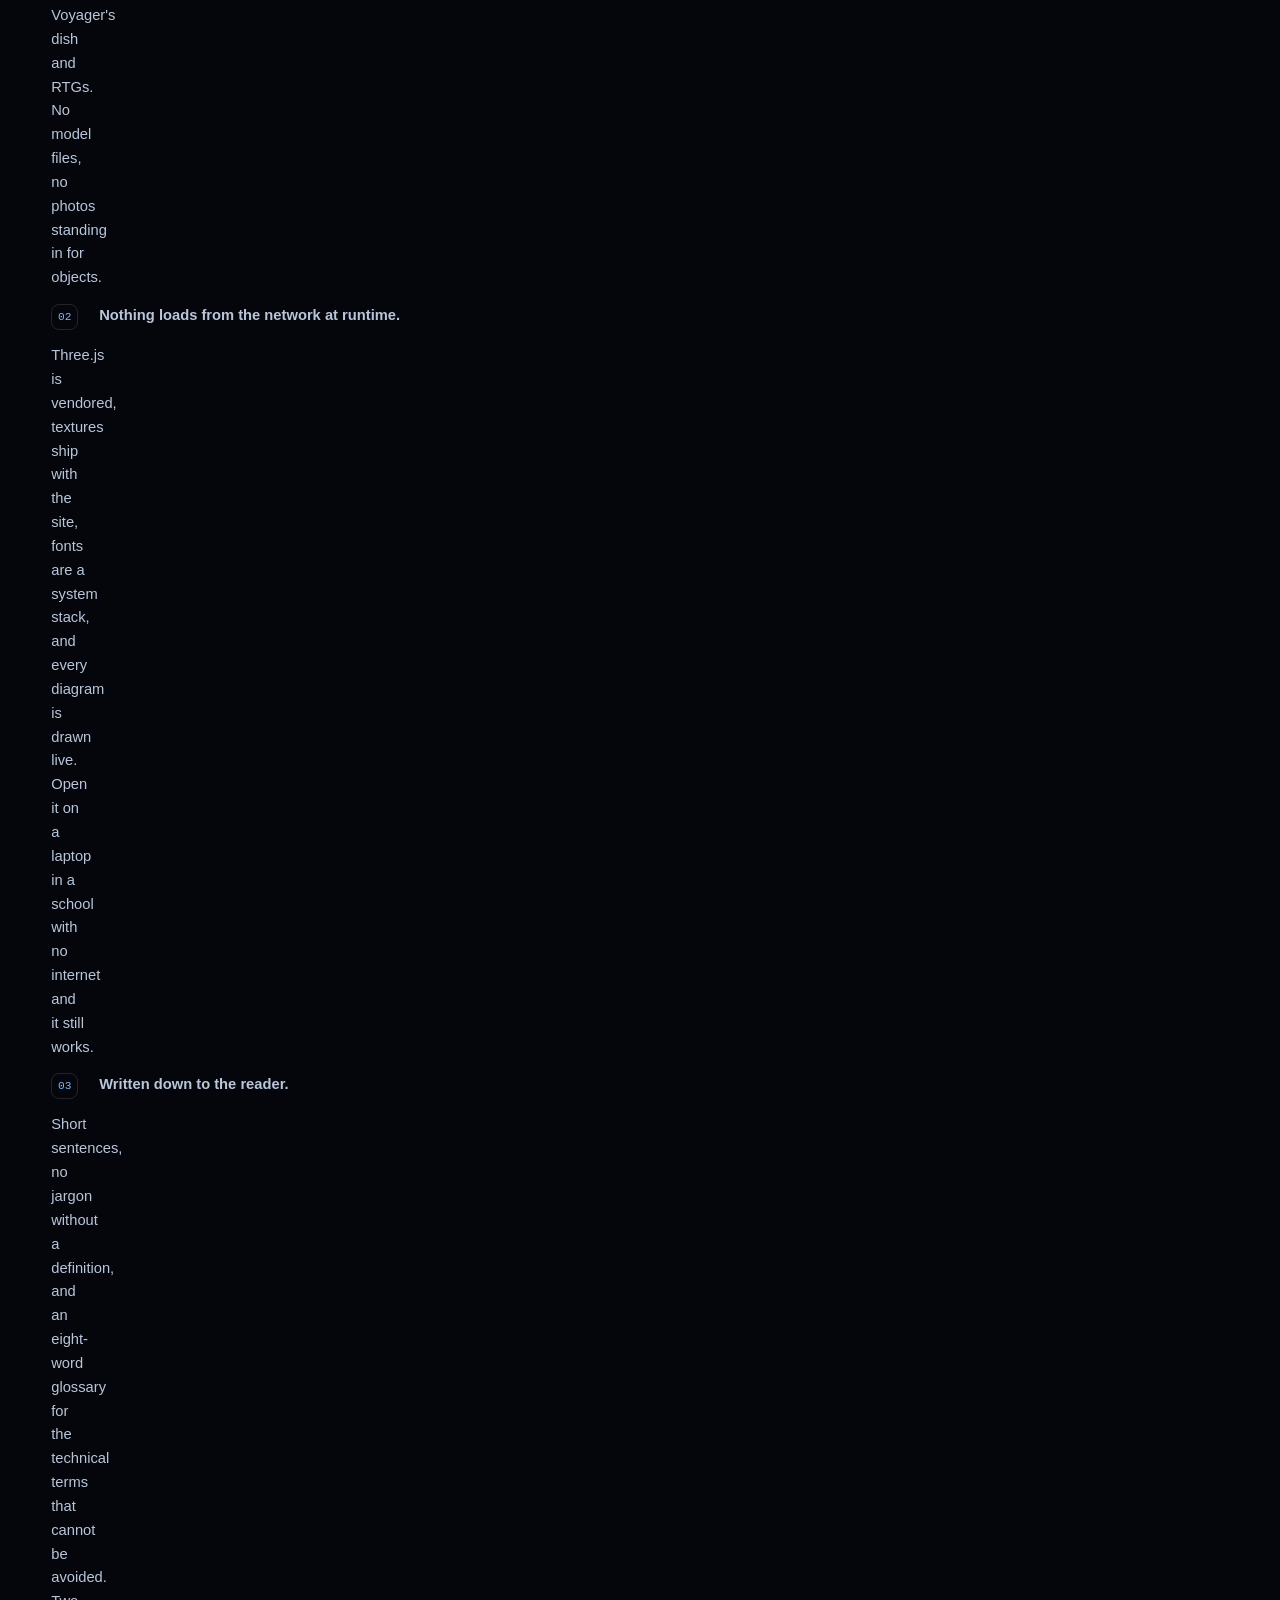
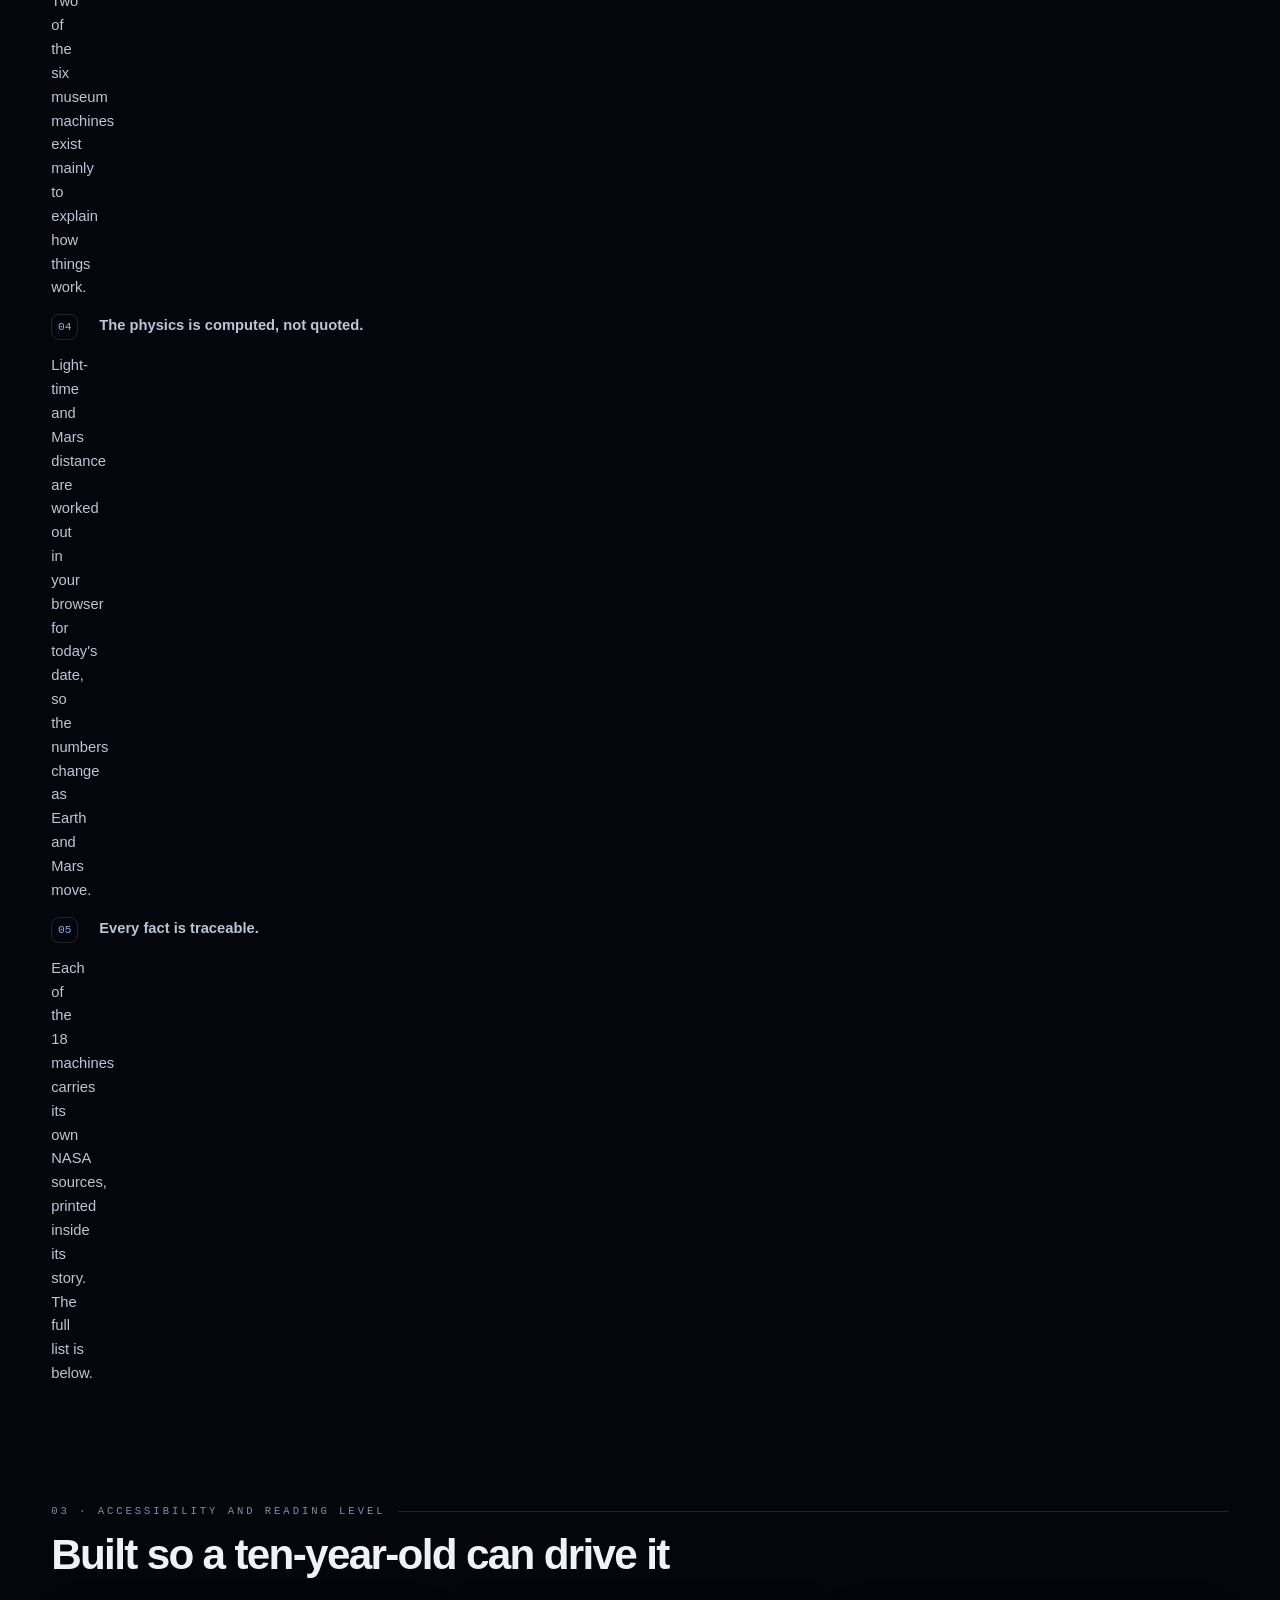
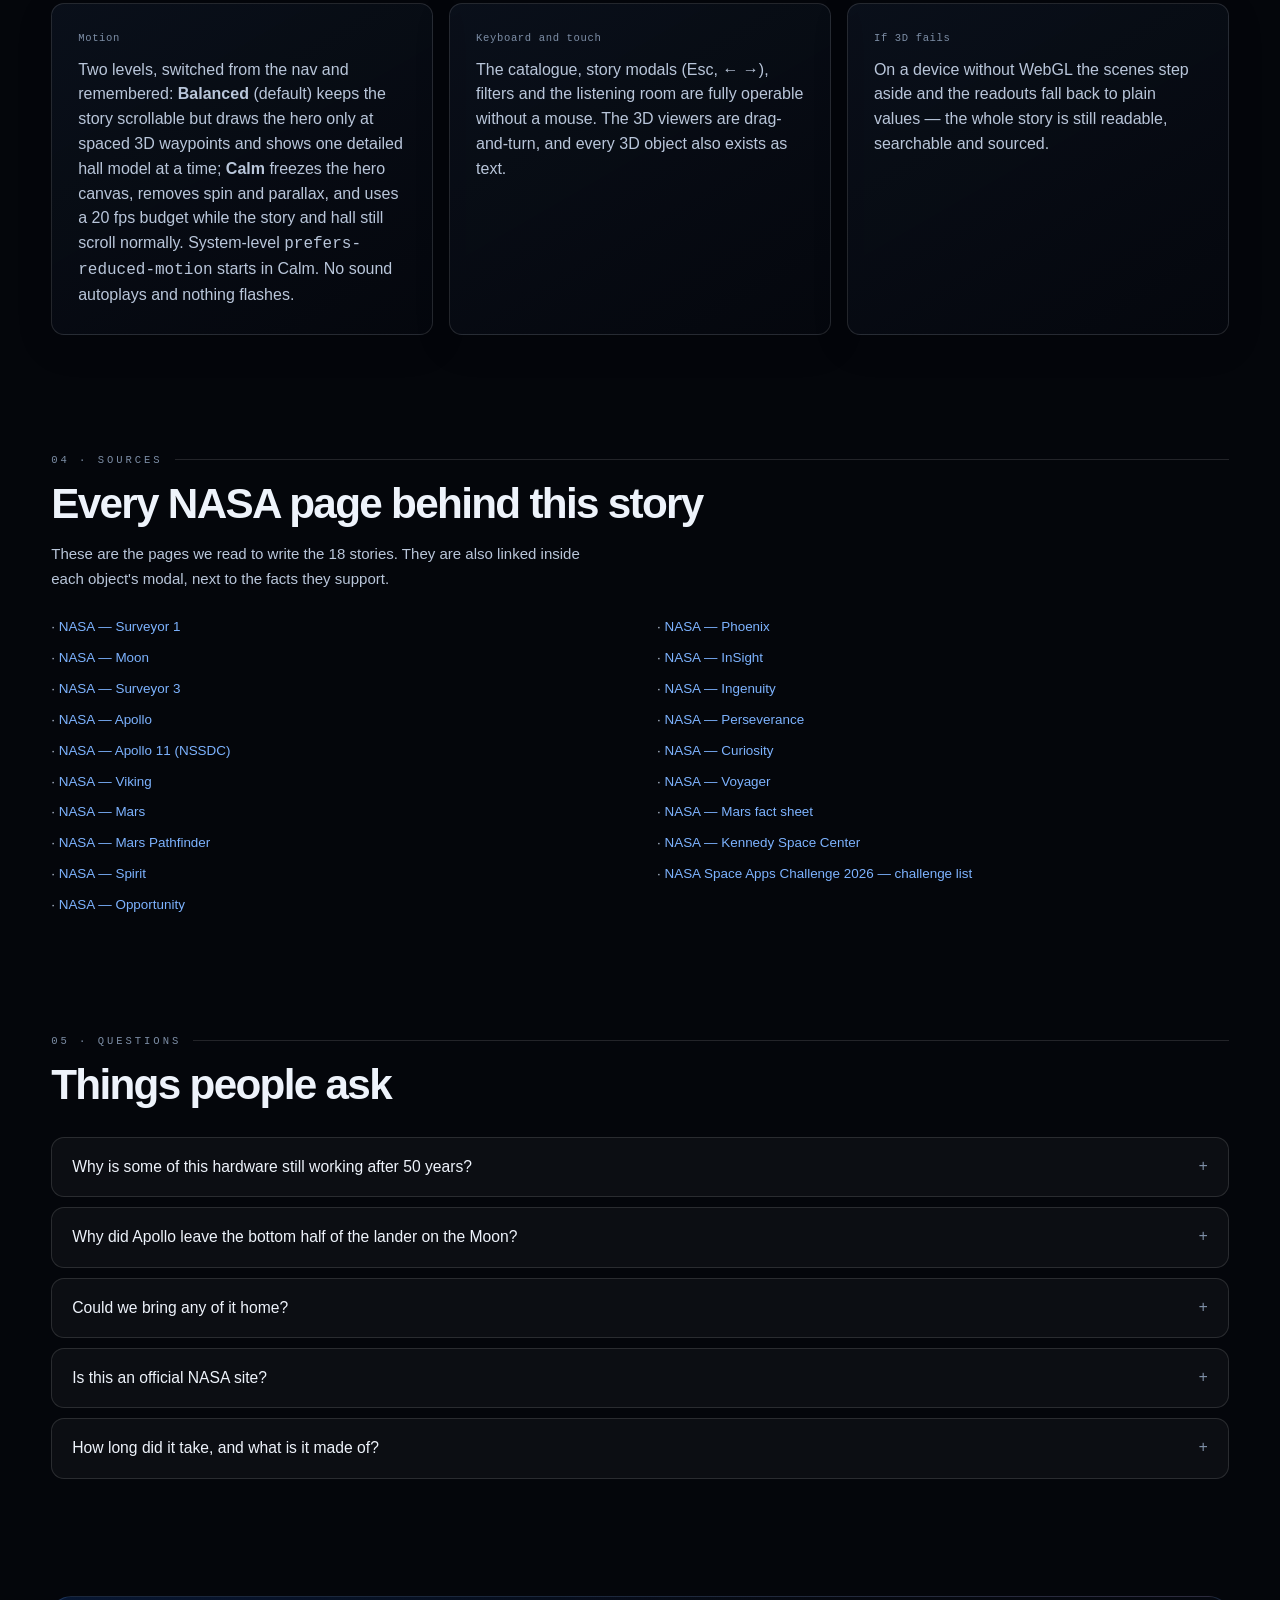
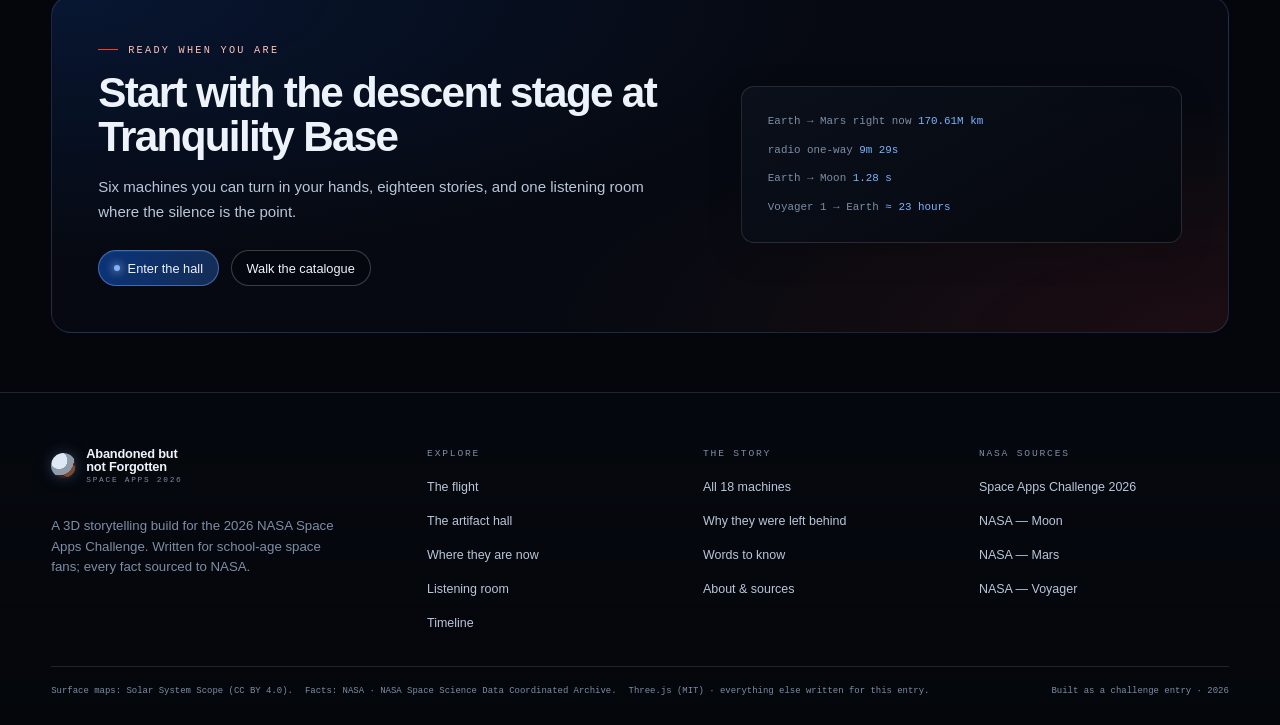
<file: about.html>
<!doctype html>
<html lang="en">
<head>
<meta charset="utf-8">
<meta name="viewport" content="width=device-width, initial-scale=1">
<title>About this build — Abandoned but not Forgotten</title>
<meta name="description" content="How this 3D storytelling site for the NASA Space Apps Challenge 2026 was built, what is real and what is modelled, and the full list of NASA sources.">
<meta name="theme-color" content="#04060b">
<link rel="icon" href="data:image/svg+xml,%3Csvg xmlns='http://www.w3.org/2000/svg' viewBox='0 0 32 32'%3E%3Ccircle cx='16' cy='16' r='14' fill='%230b3d91'/%3E%3Ccircle cx='12' cy='12' r='6' fill='%23dfe8f5'/%3E%3Ccircle cx='21' cy='21' r='5' fill='%237a4b34'/%3E%3C/svg%3E">
<link rel="stylesheet" href="css/main.css">
<link rel="stylesheet" href="css/components.css">
</head>
<body class="page-about">

<div id="loader">
  <div class="loader-in">
    <div class="loader-top"><b>About this build</b><span>Space Apps 2026</span></div>
    <div class="loader-bar"><i id="loader-fill"></i></div>
    <div class="loader-top" style="margin-top:12px"><span id="loader-status">reading the mission log</span><span id="loader-pct">00</span></div>
  </div>
</div>

<header class="nav is-solid" id="site-head">
  <div class="nav__in">
    <a class="brand" href="index.html">
      <span class="brand__mark" aria-hidden="true"></span>
      <span>Abandoned but<br>not Forgotten<small>Space Apps 2026</small></span>
    </a>
    <nav class="nav__links" aria-label="Sections">
      <a href="index.html#flight">The flight</a>
      <a href="index.html#hall">The hall</a>
      <a href="index.html#explorer">Where they are</a>
      <a href="index.html#signal">Listening room</a>
      <a href="catalog.html">Catalogue</a>
      <a href="about.html" aria-current="page">About</a>
    </nav>
    <div class="nav__cta">
      <button class="motion" type="button" data-motion-toggle aria-label="Motion level: Balanced">
        <span class="motion__bars" aria-hidden="true"><i></i><i></i><i></i></span>
        <span class="motion__txt"><b data-motion-label>Balanced</b><small>motion</small></span>
      </button>
      <a class="btn btn--sm btn--primary" href="catalog.html"><span class="dot"></span>All 18 machines</a>
    </div>
    <button class="burger" data-nav-toggle aria-expanded="false" aria-label="Open menu"><span></span><span></span></button>
  </div>
</header>

<div class="sheet" id="nav-sheet">
  <div class="wrap">
    <a href="index.html#flight">The flight</a>
    <a href="index.html#hall">The artifact hall</a>
    <a href="index.html#explorer">Where they are now</a>
    <a href="index.html#signal">Listening room</a>
    <a href="catalog.html">The catalogue</a>
    <a href="about.html">About this build</a>
    <button class="sheet-motion" type="button" data-motion-toggle aria-label="Motion level: Balanced">
      <span>Motion level<small>tap to change</small></span><b data-motion-label>Balanced</b>
    </button>
  </div>
</div>

<main>
<section class="page-head">
  <div class="wrap">
    <div class="crumbs"><a href="index.html">Home</a><span>/</span><span>About</span></div>
    <p class="kicker kicker--blue">The brief, the build and the sources</p>
    <h1 class="display" style="max-width:26ch">A story about hardware that cannot come home.</h1>
    <p class="lede" style="margin-top:22px">This site answers one 2026 NASA Space Apps Challenge brief in full: tell the story of the equipment NASA has left on the Moon, on Mars and in deep space, and make it make sense to school-age space fans. Here is exactly how we did it — and what is real, what is measured, and what is drawn.</p>
  </div>
</section>

<section class="section--tight">
  <div class="wrap">
    <div class="about-grid">
      <div>
        <div class="sec-num">01 · the brief</div>
        <h2 class="h2">What the challenge asked for</h2>
        <p class="lede" style="margin-top:16px">“Since the 1960s, NASA has left hardware across the solar system — on the Moon, on Mars, and in deep space. From rovers and instruments that completed their science missions to probes still traveling away from Earth, this hardware varies widely in both its purpose and current level of functionality. Your challenge is to tell the story of some or all of this equipment that introduces school-age space enthusiasts to the hardware and the science it made possible.”</p>
        <p class="note" style="margin-top:18px">Challenge brief, 2026 NASA Space Apps Challenge — “Abandoned but not Forgotten: Storytelling about NASA's Discarded Equipment on the Moon and Mars”. Difficulty: Intermediate. Subjects: Astrophysics, Planets &amp; Moons, Space Exploration.</p>

        <div class="sec-num" style="margin-top:54px">02 · how we answered it</div>
        <h2 class="h2">Five decisions shaped this build</h2>
        <ul class="step-list" style="margin-top:22px">
          <li><b>Every machine is modelled in code.</b> Sixteen Three.js builders draw the actual hardware — descent stages, the wire-wheeled lunar rover, both Mars rover families, InSight's round solar panels, Voyager's dish and RTGs. No model files, no photos standing in for objects.</li>
          <li><b>Nothing loads from the network at runtime.</b> Three.js is vendored, textures ship with the site, fonts are a system stack, and every diagram is drawn live. Open it on a laptop in a school with no internet and it still works.</li>
          <li><b>Written down to the reader.</b> Short sentences, no jargon without a definition, and an eight-word glossary for the technical terms that cannot be avoided. Two of the six museum machines exist mainly to explain how things work.</li>
          <li><b>The physics is computed, not quoted.</b> Light-time and Mars distance are worked out in your browser for today's date, so the numbers change as Earth and Mars move.</li>
          <li><b>Every fact is traceable.</b> Each of the 18 machines carries its own NASA sources, printed inside its story. The full list is below.</li>
        </ul>
      </div>

      <div class="stack">
        <div class="credits-box">
          <h3>What is real</h3>
          <p><b>Coordinates, dates, distances travelled, mission statistics and mission status</b> — all from NASA mission pages, the NASA Space Science Data Coordinated Archive and NASA fact sheets. Each object's story links to its sources.</p>
        </div>
        <div class="credits-box">
          <h3>What is measured live</h3>
          <p>The Earth–Mars distance and the radio one-way light time are computed in your browser from a simplified Keplerian model using JPL mean orbital elements. It is good to roughly one percent — plenty to show why a Mars conversation always has a delay, but not a navigation tool.</p>
          <p>The distance to the Moon is its mean value (384,400 km) because the real distance wobbles between about 356,500 km and 406,700 km over each month.</p>
        </div>
        <div class="credits-box">
          <h3>What is drawn, not photographed</h3>
          <p>The Sol 1222 marsquake animation uses a synthetic trace shaped to match the structure of the real event (P-wave, S-wave, surface waves) — InSight's own seismic data is not bundled here. The Ingenuity downlink log is a faithful dramatisation of the real final sols, not a verbatim transcript.</p>
        </div>
        <div class="credits-box">
          <h3>Credits</h3>
          <p>Surface maps of the Moon, Mars and Earth: <a href="https://www.solarsystemscope.com/textures/" target="_blank" rel="noopener" class="blue">Solar System Scope</a>, licensed CC BY 4.0, resized and re-compressed for the web.</p>
          <p>Three.js (MIT). Everything else — text, geometry, diagrams, interface — written for this entry.</p>
        </div>
      </div>
    </div>
  </div>
</section>

<section class="section--tight">
  <div class="wrap">
    <div class="sec-num">03 · accessibility and reading level</div>
    <h2 class="h2">Built so a ten-year-old can drive it</h2>
    <div class="grid grid--3" style="margin-top:26px">
      <div class="console console--pad"><p class="fineprint">Motion</p><p style="color:var(--ink-2);margin:10px 0 0">Two levels, switched from the nav and remembered: <b>Balanced</b> (default) keeps the story scrollable but draws the hero only at spaced 3D waypoints and shows one detailed hall model at a time; <b>Calm</b> freezes the hero canvas, removes spin and parallax, and uses a 20 fps budget while the story and hall still scroll normally. System-level <span class="mono">prefers-reduced-motion</span> starts in Calm. No sound autoplays and nothing flashes.</p></div>
      <div class="console console--pad"><p class="fineprint">Keyboard and touch</p><p style="color:var(--ink-2);margin:10px 0 0">The catalogue, story modals (Esc, ← →), filters and the listening room are fully operable without a mouse. The 3D viewers are drag-and-turn, and every 3D object also exists as text.</p></div>
      <div class="console console--pad"><p class="fineprint">If 3D fails</p><p style="color:var(--ink-2);margin:10px 0 0">On a device without WebGL the scenes step aside and the readouts fall back to plain values — the whole story is still readable, searchable and sourced.</p></div>
    </div>
  </div>
</section>

<section class="section--tight">
  <div class="wrap">
    <div class="sec-num">04 · sources</div>
    <h2 class="h2">Every NASA page behind this story</h2>
    <p class="lede" style="margin:16px 0 26px">These are the pages we read to write the 18 stories. They are also linked inside each object's modal, next to the facts they support.</p>
    <ul class="src-list" id="source-list"></ul>
  </div>
</section>

<section class="section--tight">
  <div class="wrap">
    <div class="sec-num">05 · questions</div>
    <h2 class="h2">Things people ask</h2>
    <div class="qa">
      <div class="qa-item">
        <button class="qa-q" aria-expanded="false">Why is some of this hardware still working after 50 years?<span aria-hidden="true">+</span></button>
        <div class="qa-a"><p>Two reasons: no weather, and nuclear power. The Moon has no wind, rain or oxygen, so nothing rusts or erodes. And spacecraft that use radioisotope power make electricity from the heat of decaying plutonium instead of sunlight — no panels to dust over, no moving parts to break.</p></div>
      </div>
      <div class="qa-item">
        <button class="qa-q" aria-expanded="false">Why did Apollo leave the bottom half of the lander on the Moon?<span aria-hidden="true">+</span></button>
        <div class="qa-a"><p>Weight. The descent stage carried the landing engine, the legs and the fuel tanks — almost two tonnes. Flying that back to orbit would have needed far more fuel, so the ascent stage lifted off alone, leaving the base, the ladder and a plaque behind on purpose.</p></div>
      </div>
      <div class="qa-item">
        <button class="qa-q" aria-expanded="false">Could we bring any of it home?<span aria-hidden="true">+</span></button>
        <div class="qa-a"><p>In principle the Moon is reachable; Mars is much harder. Apollo did bring pieces home — the crew of Apollo 12 cut parts off Surveyor 3 and returned them to Earth, which is why we know how 31 months of lunar conditions affects a machine. Future missions plan to visit and sample more of it.</p></div>
      </div>
      <div class="qa-item">
        <button class="qa-q" aria-expanded="false">Is this an official NASA site?<span aria-hidden="true">+</span></button>
        <div class="qa-a"><p>No. It is an independent entry built for the 2026 NASA Space Apps Challenge, using publicly available NASA information and NASA-credited imagery. NASA does not endorse or review it.</p></div>
      </div>
      <div class="qa-item">
        <button class="qa-q" aria-expanded="false">How long did it take, and what is it made of?<span aria-hidden="true">+</span></button>
        <div class="qa-a"><p>It is a static site: hand-written HTML, CSS and vanilla JavaScript with the Three.js library vendored in. There is no build step, no framework and no backend, which is deliberate — the whole thing must survive being opened offline, on a school laptop, on the day of judging.</p></div>
      </div>
    </div>
  </div>
</section>

<section class="section--tight">
  <div class="wrap">
    <div class="cta-panel">
      <div class="split">
        <div>
          <p class="kicker kicker--red">Ready when you are</p>
          <h2 class="h2">Start with the descent stage at Tranquility Base</h2>
          <p class="lede" style="margin-top:16px">Six machines you can turn in your hands, eighteen stories, and one listening room where the silence is the point.</p>
          <div class="cta-row">
            <a class="btn btn--primary" href="index.html#hall"><span class="dot"></span>Enter the hall</a>
            <a class="btn btn--ghost" href="catalog.html">Walk the catalogue</a>
          </div>
        </div>
        <div class="console console--pad">
          <div class="now-line" style="display:grid;gap:12px">
            <span>Earth → Mars right now <b data-live-mars>—</b></span>
            <span>radio one-way <b data-live-mars-light>—</b></span>
            <span>Earth → Moon <b data-live-moon-light>1.28 s</b></span>
            <span>Voyager 1 → Earth <b>≈ 23 hours</b></span>
          </div>
        </div>
      </div>
    </div>
  </div>
</section>
</main>

<footer class="footer">
  <div class="wrap">
    <div class="footer__grid">
      <div>
        <a class="brand" href="index.html" style="margin-bottom:18px">
          <span class="brand__mark" aria-hidden="true"></span>
          <span>Abandoned but<br>not Forgotten<small>Space Apps 2026</small></span>
        </a>
        <p class="small" style="max-width:40ch">A 3D storytelling build for the 2026 NASA Space Apps Challenge. Written for school-age space fans; every fact sourced to NASA.</p>
      </div>
      <div>
        <h4>Explore</h4>
        <ul>
          <li><a href="index.html#flight">The flight</a></li>
          <li><a href="index.html#hall">The artifact hall</a></li>
          <li><a href="index.html#explorer">Where they are now</a></li>
          <li><a href="index.html#signal">Listening room</a></li>
          <li><a href="index.html#timeline">Timeline</a></li>
        </ul>
      </div>
      <div>
        <h4>The story</h4>
        <ul>
          <li><a href="catalog.html">All 18 machines</a></li>
          <li><a href="index.html#why">Why they were left behind</a></li>
          <li><a href="index.html#glossary">Words to know</a></li>
          <li><a href="about.html">About &amp; sources</a></li>
        </ul>
      </div>
      <div>
        <h4>NASA sources</h4>
        <ul>
          <li><a href="https://www.spaceappschallenge.org/2026/" target="_blank" rel="noopener">Space Apps Challenge 2026</a></li>
          <li><a href="https://science.nasa.gov/moon/" target="_blank" rel="noopener">NASA — Moon</a></li>
          <li><a href="https://science.nasa.gov/mars/" target="_blank" rel="noopener">NASA — Mars</a></li>
          <li><a href="https://science.nasa.gov/mission/voyager/" target="_blank" rel="noopener">NASA — Voyager</a></li>
        </ul>
      </div>
    </div>
    <div class="footer__bottom">
      <div class="credits">
        <span>Surface maps: Solar System Scope (CC BY 4.0).</span>
        <span>Facts: NASA · NASA Space Science Data Coordinated Archive.</span>
        <span>Three.js (MIT) · everything else written for this entry.</span>
      </div>
      <div><span>Built as a challenge entry · <span data-year>2026</span></span></div>
    </div>
  </div>
</footer>

<script src="vendor/three.min.js"></script>
<script src="js/core.js"></script>
<script src="js/data.js"></script>
<script src="js/hw.js"></script>
<script src="js/artifacts.js"></script>
<script src="js/pages.js"></script>
</body>
</html>
</file>
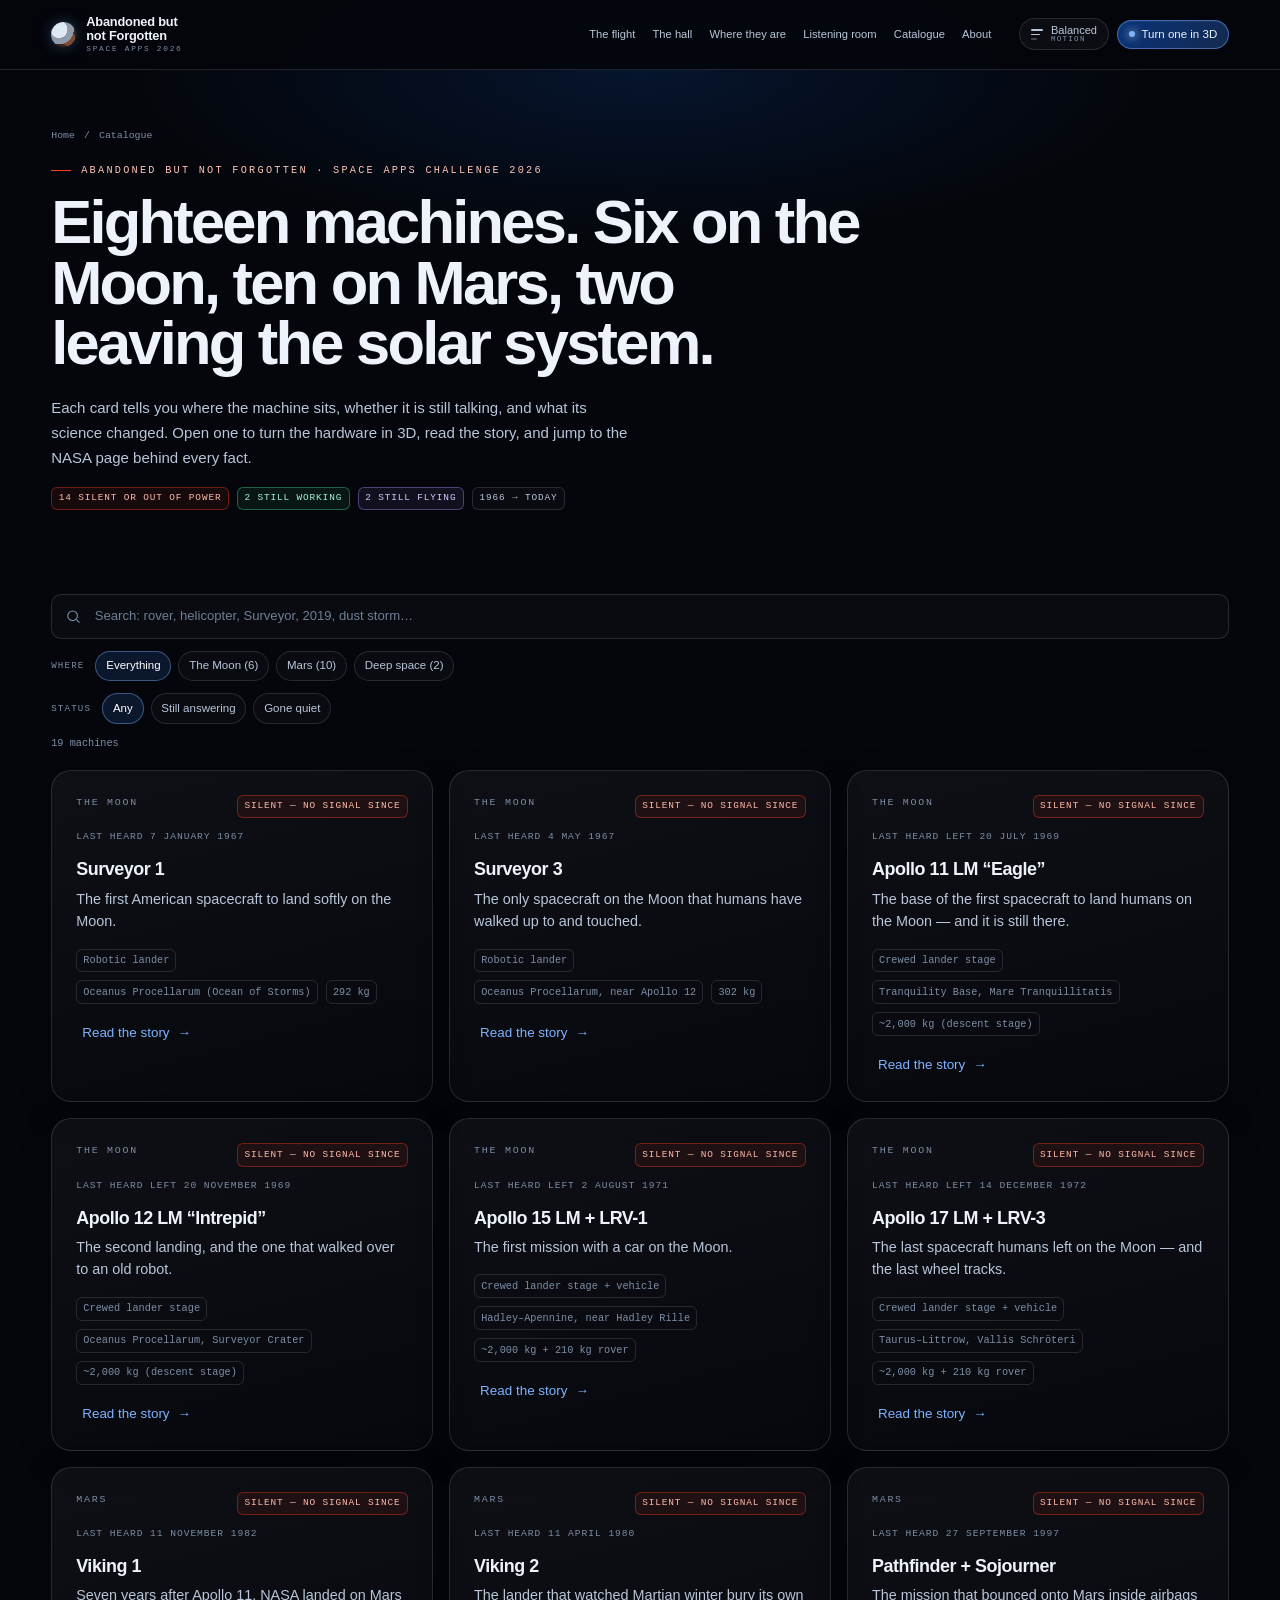
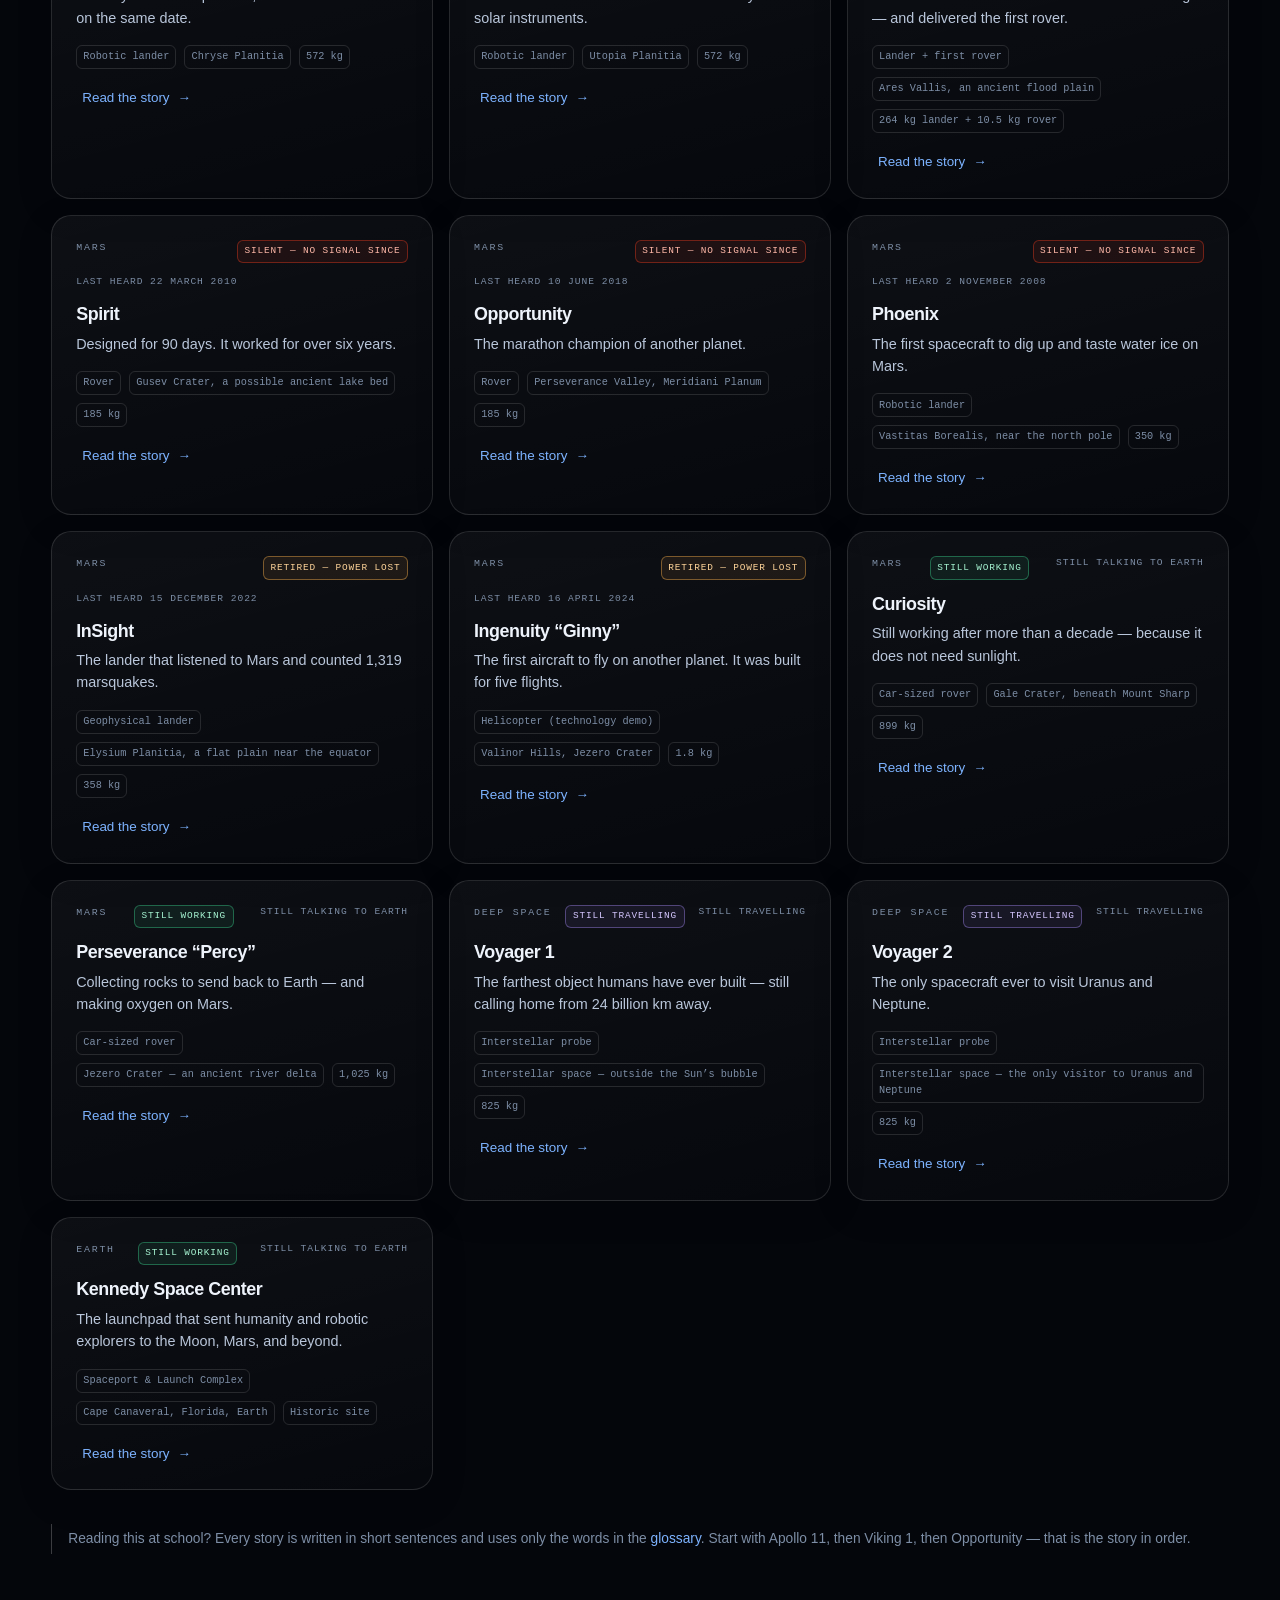
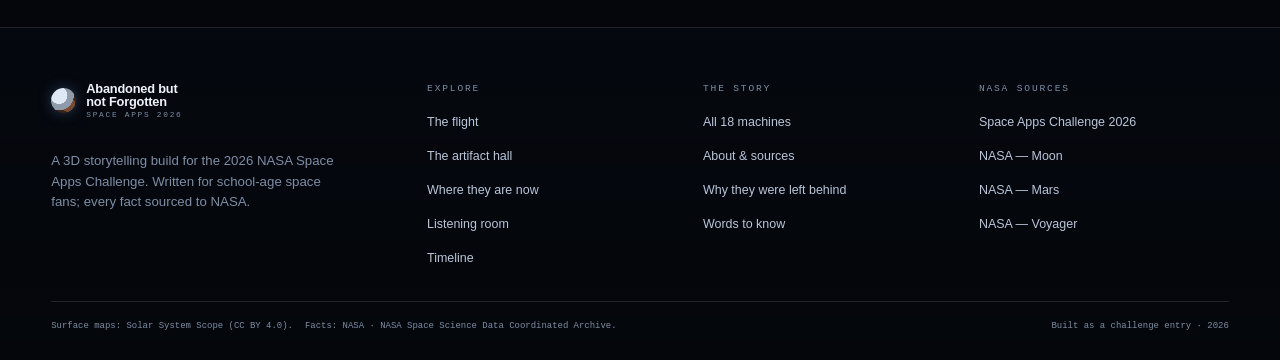
<file: catalog.html>
<!doctype html>
<html lang="en">
<head>
<meta charset="utf-8">
<meta name="viewport" content="width=device-width, initial-scale=1">
<title>The catalogue — 18 machines NASA left behind | Abandoned but not Forgotten</title>
<meta name="description" content="Every lander, rover and probe in the story: where it sits, when it went quiet, what science it made possible, and the NASA page it comes from.">
<meta name="theme-color" content="#04060b">
<link rel="icon" href="data:image/svg+xml,%3Csvg xmlns='http://www.w3.org/2000/svg' viewBox='0 0 32 32'%3E%3Ccircle cx='16' cy='16' r='14' fill='%230b3d91'/%3E%3Ccircle cx='12' cy='12' r='6' fill='%23dfe8f5'/%3E%3Ccircle cx='21' cy='21' r='5' fill='%237a4b34'/%3E%3C/svg%3E">
<link rel="stylesheet" href="css/main.css">
<link rel="stylesheet" href="css/components.css">
</head>
<body class="page-catalog">

<div id="loader">
  <div class="loader-in">
    <div class="loader-top"><b>The catalogue</b><span>18 machines</span></div>
    <div class="loader-bar"><i id="loader-fill"></i></div>
    <div class="loader-top" style="margin-top:12px"><span id="loader-status">opening the drawer</span><span id="loader-pct">00</span></div>
  </div>
</div>

<header class="nav is-solid" id="site-head">
  <div class="nav__in">
    <a class="brand" href="index.html">
      <span class="brand__mark" aria-hidden="true"></span>
      <span>Abandoned but<br>not Forgotten<small>Space Apps 2026</small></span>
    </a>
    <nav class="nav__links" aria-label="Sections">
      <a href="index.html#flight">The flight</a>
      <a href="index.html#hall">The hall</a>
      <a href="index.html#explorer">Where they are</a>
      <a href="index.html#signal">Listening room</a>
      <a href="catalog.html" aria-current="page">Catalogue</a>
      <a href="about.html">About</a>
    </nav>
    <div class="nav__cta">
      <button class="motion" type="button" data-motion-toggle aria-label="Motion level: Balanced">
        <span class="motion__bars" aria-hidden="true"><i></i><i></i><i></i></span>
        <span class="motion__txt"><b data-motion-label>Balanced</b><small>motion</small></span>
      </button>
      <a class="btn btn--sm btn--primary" href="index.html#hall"><span class="dot"></span>Turn one in 3D</a>
    </div>
    <button class="burger" data-nav-toggle aria-expanded="false" aria-label="Open menu"><span></span><span></span></button>
  </div>
</header>

<div class="sheet" id="nav-sheet">
  <div class="wrap">
    <a href="index.html#flight">The flight</a>
    <a href="index.html#hall">The artifact hall</a>
    <a href="index.html#explorer">Where they are now</a>
    <a href="index.html#signal">Listening room</a>
    <a href="index.html#timeline">Timeline</a>
    <a href="catalog.html">The catalogue</a>
    <a href="about.html">About this build</a>
    <button class="sheet-motion" type="button" data-motion-toggle aria-label="Motion level: Balanced">
      <span>Motion level<small>tap to change</small></span><b data-motion-label>Balanced</b>
    </button>
  </div>
</div>

<main>
<section class="page-head">
  <div class="wrap">
    <div class="crumbs"><a href="index.html">Home</a><span>/</span><span>Catalogue</span></div>
    <p class="kicker kicker--red">Abandoned but not Forgotten · Space Apps Challenge 2026</p>
    <h1 class="display" style="max-width:24ch">Eighteen machines. Six on the Moon, ten on Mars, two leaving the solar system.</h1>
    <p class="lede" style="margin-top:22px">Each card tells you where the machine sits, whether it is still talking, and what its science changed. Open one to turn the hardware in 3D, read the story, and jump to the NASA page behind every fact.</p>
    <div class="tag-row">
      <span class="tag tag--silent">14 silent or out of power</span>
      <span class="tag tag--active">2 still working</span>
      <span class="tag tag--travelling">2 still flying</span>
      <span class="tag">1966 → today</span>
    </div>
  </div>
</section>

<section class="section--tight" id="catalog">
  <div class="wrap">
    <div class="catalog-toolbar">
      <div class="search">
        <svg viewBox="0 0 24 24" aria-hidden="true"><circle cx="11" cy="11" r="7"></circle><path d="M16.5 16.5 21 21"></path></svg>
        <input type="search" id="catalog-search" placeholder="Search: rover, helicopter, Surveyor, 2019, dust storm…" aria-label="Search the catalogue">
      </div>
      <div class="filters">
        <em>Where</em>
        <button class="chip is-active" data-filter-body="all">Everything</button>
        <button class="chip" data-filter-body="moon">The Moon (6)</button>
        <button class="chip" data-filter-body="mars">Mars (10)</button>
        <button class="chip" data-filter-body="deep">Deep space (2)</button>
      </div>
      <div class="filters">
        <em>Status</em>
        <button class="chip is-active" data-filter-status="all">Any</button>
        <button class="chip" data-filter-status="active">Still answering</button>
        <button class="chip" data-filter-status="quiet">Gone quiet</button>
      </div>
      <div class="result-line" id="catalog-count">18 machines</div>
    </div>

    <div id="catalog-grid"></div>
    <div class="empty" id="catalog-empty" hidden>
      <p style="margin:0 0 8px">Nothing matches that. Try <em>rover</em>, <em>helicopter</em> or <em>1976</em>.</p>
      <p class="fineprint" style="margin:0">Everything here is NASA-sourced; nothing is invented.</p>
    </div>

    <p class="note" style="margin-top:34px">Reading this at school? Every story is written in short sentences and uses only the words in the <a href="index.html#glossary" class="blue">glossary</a>. Start with Apollo 11, then Viking 1, then Opportunity — that is the story in order.</p>
  </div>
</section>
</main>

<footer class="footer">
  <div class="wrap">
    <div class="footer__grid">
      <div>
        <a class="brand" href="index.html" style="margin-bottom:18px">
          <span class="brand__mark" aria-hidden="true"></span>
          <span>Abandoned but<br>not Forgotten<small>Space Apps 2026</small></span>
        </a>
        <p class="small" style="max-width:40ch">A 3D storytelling build for the 2026 NASA Space Apps Challenge. Written for school-age space fans; every fact sourced to NASA.</p>
      </div>
      <div>
        <h4>Explore</h4>
        <ul>
          <li><a href="index.html#flight">The flight</a></li>
          <li><a href="index.html#hall">The artifact hall</a></li>
          <li><a href="index.html#explorer">Where they are now</a></li>
          <li><a href="index.html#signal">Listening room</a></li>
          <li><a href="index.html#timeline">Timeline</a></li>
        </ul>
      </div>
      <div>
        <h4>The story</h4>
        <ul>
          <li><a href="#catalog">All 18 machines</a></li>
          <li><a href="about.html">About &amp; sources</a></li>
          <li><a href="index.html#why">Why they were left behind</a></li>
          <li><a href="index.html#glossary">Words to know</a></li>
        </ul>
      </div>
      <div>
        <h4>NASA sources</h4>
        <ul>
          <li><a href="https://www.spaceappschallenge.org/2026/" target="_blank" rel="noopener">Space Apps Challenge 2026</a></li>
          <li><a href="https://science.nasa.gov/moon/" target="_blank" rel="noopener">NASA — Moon</a></li>
          <li><a href="https://science.nasa.gov/mars/" target="_blank" rel="noopener">NASA — Mars</a></li>
          <li><a href="https://science.nasa.gov/mission/voyager/" target="_blank" rel="noopener">NASA — Voyager</a></li>
        </ul>
      </div>
    </div>
    <div class="footer__bottom">
      <div class="credits">
        <span>Surface maps: Solar System Scope (CC BY 4.0).</span>
        <span>Facts: NASA · NASA Space Science Data Coordinated Archive.</span>
      </div>
      <div><span>Built as a challenge entry · <span data-year>2026</span></span></div>
    </div>
  </div>
</footer>

<div class="modal" id="object-modal" aria-hidden="true" role="dialog" aria-modal="true" aria-label="Machine story">
  <div class="modal-backdrop"></div>
  <div class="modal__in" data-modal-scroll>
    <button class="modal__close" data-modal-close aria-label="Close story">
      <svg viewBox="0 0 24 24" width="16" height="16" fill="none" stroke="currentColor" stroke-width="1.7" aria-hidden="true"><path d="M6 6l12 12M18 6L6 18"></path></svg>
    </button>
    <div data-modal-body></div>
  </div>
</div>

<script src="vendor/three.min.js"></script>
<script src="js/core.js"></script>
<script src="js/data.js"></script>
<script src="js/hw.js"></script>
<script src="js/artifacts.js"></script>
<script src="js/pages.js"></script>
</body>
</html>
</file>
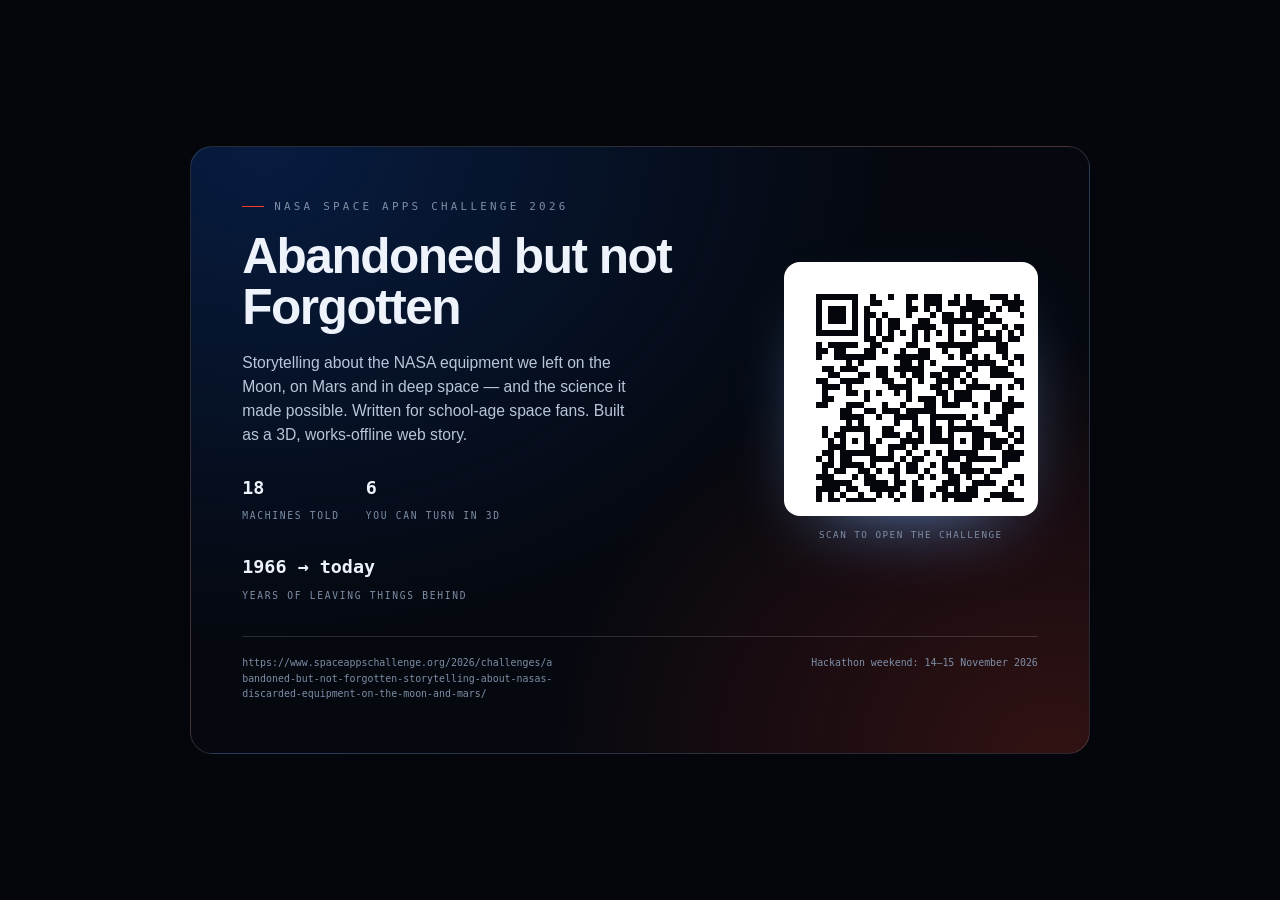
<file: qr/spaceapps-poster.html>
<!doctype html>
<html lang="en">
<head>
<meta charset="utf-8">
<title>Abandoned but not Forgotten — challenge poster</title>
<meta name="viewport" content="width=device-width, initial-scale=1">
<style>
  :root{--ink:#eef3fb;--ink-2:#b9c6da;--ink-3:#7d8ea6;--bg:#04060b;--line:rgba(255,255,255,.14);
    --mono:"SFMono-Regular",ui-monospace,Menlo,Consolas,monospace;
    --font:"Inter","SF Pro Display",-apple-system,BlinkMacSystemFont,"Segoe UI",Roboto,Helvetica,Arial,sans-serif}
  *{box-sizing:border-box}
  body{margin:0;background:var(--bg);color:var(--ink);font-family:var(--font);line-height:1.55;
    display:grid;place-items:center;min-height:100vh;padding:28px}
  .poster{width:min(900px,100%);border:1px solid var(--line);border-radius:22px;padding:clamp(26px,4vw,54px);
    background:radial-gradient(120% 140% at 8% 0%,rgba(11,61,145,.38),transparent 58%),
      radial-gradient(100% 120% at 96% 100%,rgba(252,61,33,.18),transparent 58%),#05080f}
  .row{display:grid;grid-template-columns:1fr auto;gap:clamp(22px,3.6vw,50px);align-items:center}
  .kicker{font-family:var(--mono);font-size:.68rem;letter-spacing:.3em;text-transform:uppercase;color:var(--ink-3);
    display:flex;gap:10px;align-items:center;margin:0 0 16px}
  .kicker::before{content:"";width:22px;height:1px;background:#fc3d21}
  h1{margin:0;font-size:clamp(1.9rem,4.4vw,3.1rem);letter-spacing:-.03em;line-height:1.02;font-weight:600;max-width:18ch}
  .lede{color:var(--ink-2);margin:18px 0 0;max-width:44ch;font-size:.98rem}
  .facts{display:flex;gap:26px;flex-wrap:wrap;margin-top:26px;font-family:var(--mono)}
  .facts b{display:block;font-size:1.15rem}
  .facts span{font-size:.6rem;letter-spacing:.18em;text-transform:uppercase;color:var(--ink-3)}
  .qr{background:#fff;padding:14px;border-radius:16px;width:clamp(180px,26vw,254px);
    box-shadow:0 30px 80px -40px rgba(125,179,255,.85)}
  .qr svg{display:block;width:100%;height:auto}
  .qr-cap{margin:12px 0 0;text-align:center;font-family:var(--mono);font-size:.58rem;letter-spacing:.16em;
    text-transform:uppercase;color:var(--ink-3)}
  .foot{margin-top:30px;padding-top:18px;border-top:1px solid var(--line);display:flex;justify-content:space-between;
    gap:16px;flex-wrap:wrap;font-family:var(--mono);font-size:.62rem;color:var(--ink-3)}
  .url{word-break:break-all;max-width:52ch}
  @media (max-width:720px){.row{grid-template-columns:1fr}.qr{margin-inline:auto}}
  @media print{body{background:#fff;color:#04060b;padding:0}
    .poster{box-shadow:none;border-color:#ccc;background:#fff}
    .lede,.foot,.kicker{color:#444} .facts span,.qr-cap{color:#666}}
</style>
</head>
<body>
  <article class="poster">
    <div class="row">
      <div>
        <p class="kicker">NASA Space Apps Challenge 2026</p>
        <h1>Abandoned but not Forgotten</h1>
        <p class="lede">Storytelling about the NASA equipment we left on the Moon, on Mars and in deep space — and the science it made possible. Written for school-age space fans. Built as a 3D, works-offline web story.</p>
        <div class="facts">
          <div><b>18</b><span>machines told</span></div>
          <div><b>6</b><span>you can turn in 3D</span></div>
          <div><b>1966 → today</b><span>years of leaving things behind</span></div>
        </div>
      </div>
      <div>
        <div class="qr"><svg width="330" height="330" class="segno"><g transform="scale(6)"><path fill="#fff" d="M0 0h55v55h-55z"/><path class="qrline" stroke="#04060b" d="M3 3.5h7m2 0h1m2 0h1m2 0h2m1 0h3m2 0h1m1 0h1m3 0h3m1 0h1m1 0h3m2 0h1m1 0h7m-49 1h1m5 0h1m2 0h2m4 0h1m2 0h3m1 0h2m1 0h3m3 0h10m1 0h1m5 0h1m-49 1h1m1 0h3m1 0h1m1 0h1m6 0h2m1 0h1m1 0h1m3 0h5m1 0h1m1 0h2m5 0h2m1 0h1m1 0h3m1 0h1m-49 1h1m1 0h3m1 0h1m1 0h2m1 0h1m3 0h1m3 0h1m1 0h2m1 0h1m1 0h2m1 0h1m4 0h1m1 0h2m1 0h1m2 0h1m1 0h3m1 0h1m-49 1h1m1 0h3m1 0h1m1 0h1m1 0h1m1 0h2m3 0h2m2 0h6m1 0h3m4 0h1m1 0h1m4 0h1m1 0h3m1 0h1m-49 1h1m5 0h1m1 0h1m1 0h1m1 0h2m2 0h4m2 0h1m3 0h2m3 0h1m1 0h6m3 0h1m5 0h1m-49 1h7m1 0h1m1 0h1m1 0h1m1 0h1m1 0h1m1 0h1m1 0h1m1 0h1m1 0h1m1 0h1m1 0h1m1 0h1m1 0h1m1 0h1m1 0h1m1 0h1m1 0h1m1 0h7m-41 1h2m1 0h2m3 0h1m1 0h1m3 0h1m3 0h5m1 0h2m3 0h1m-38 1h1m1 0h5m2 0h2m4 0h2m3 0h7m3 0h2m3 0h6m1 0h5m-47 1h2m1 0h2m3 0h2m1 0h1m2 0h1m2 0h2m2 0h1m2 0h2m4 0h2m5 0h1m3 0h3m-44 1h1m2 0h7m3 0h6m3 0h1m1 0h1m1 0h1m1 0h1m2 0h1m1 0h2m1 0h1m1 0h1m4 0h2m3 0h1m-44 1h1m1 0h1m6 0h2m1 0h1m1 0h1m5 0h5m2 0h1m1 0h1m2 0h1m2 0h1m3 0h1m-44 1h2m1 0h3m3 0h2m1 0h5m3 0h4m1 0h1m2 0h3m3 0h3m1 0h2m2 0h1m1 0h4m-47 1h2m3 0h2m1 0h2m2 0h1m1 0h2m1 0h2m1 0h2m1 0h1m3 0h4m2 0h3m4 0h1m2 0h1m1 0h1m-48 1h2m2 0h4m3 0h2m2 0h1m1 0h1m2 0h3m1 0h1m1 0h1m6 0h2m1 0h1m1 0h2m3 0h1m3 0h2m-48 1h3m1 0h1m6 0h4m3 0h2m1 0h1m2 0h4m1 0h1m1 0h1m1 0h1m2 0h2m2 0h1m2 0h1m3 0h1m-48 1h1m3 0h2m1 0h1m1 0h1m2 0h1m1 0h1m4 0h2m1 0h3m3 0h2m4 0h6m1 0h2m2 0h1m-46 1h2m5 0h1m6 0h1m1 0h3m1 0h1m1 0h3m3 0h2m1 0h1m3 0h2m3 0h3m3 0h1m-48 1h2m3 0h3m3 0h1m2 0h1m3 0h2m1 0h3m2 0h1m1 0h1m2 0h4m3 0h3m4 0h1m1 0h2m-45 1h2m2 0h2m1 0h3m1 0h5m8 0h1m2 0h2m4 0h1m2 0h2m1 0h2m2 0h2m-45 1h4m2 0h1m2 0h4m2 0h6m1 0h1m3 0h2m3 0h4m1 0h2m4 0h3m-44 1h1m1 0h1m5 0h1m2 0h1m2 0h1m2 0h1m2 0h1m3 0h3m9 0h4m1 0h1m-46 1h1m2 0h5m2 0h2m3 0h2m1 0h2m1 0h6m3 0h1m1 0h3m2 0h1m1 0h5m1 0h3m-48 1h1m1 0h2m3 0h1m2 0h3m1 0h1m1 0h1m1 0h2m1 0h1m3 0h4m2 0h1m1 0h1m2 0h1m2 0h1m3 0h1m3 0h1m-47 1h1m1 0h1m1 0h1m1 0h1m1 0h1m3 0h4m1 0h4m1 0h1m1 0h2m1 0h3m1 0h5m2 0h1m1 0h1m1 0h5m-47 1h3m3 0h2m2 0h3m1 0h1m5 0h1m3 0h2m1 0h2m1 0h1m2 0h3m1 0h2m3 0h1m1 0h2m-47 1h2m1 0h6m2 0h1m2 0h1m2 0h1m1 0h1m1 0h5m4 0h4m1 0h11m1 0h1m-49 1h1m1 0h1m1 0h2m3 0h4m1 0h1m1 0h2m3 0h3m1 0h5m1 0h3m3 0h2m2 0h1m3 0h1m-45 1h2m1 0h4m1 0h1m3 0h1m1 0h2m2 0h1m1 0h1m2 0h2m5 0h1m3 0h2m2 0h1m1 0h2m1 0h3m1 0h1m-48 1h1m1 0h2m2 0h2m1 0h1m1 0h2m1 0h2m1 0h1m2 0h2m1 0h4m1 0h2m5 0h2m1 0h5m-44 1h3m3 0h1m1 0h2m3 0h1m3 0h1m1 0h1m2 0h2m1 0h1m2 0h1m4 0h2m1 0h1m1 0h5m4 0h2m-48 1h5m2 0h4m1 0h2m1 0h1m4 0h3m2 0h4m2 0h1m1 0h1m2 0h2m1 0h1m6 0h2m-49 1h4m1 0h2m2 0h5m2 0h2m2 0h2m1 0h1m1 0h2m4 0h1m3 0h2m1 0h4m1 0h4m1 0h1m-49 1h1m1 0h1m1 0h1m2 0h1m2 0h1m1 0h1m1 0h1m1 0h2m1 0h1m1 0h6m2 0h4m3 0h1m2 0h1m1 0h1m1 0h1m-44 1h1m1 0h2m1 0h5m3 0h1m2 0h2m3 0h1m1 0h3m2 0h1m2 0h6m1 0h1m3 0h4m1 0h2m-49 1h3m1 0h1m2 0h1m3 0h1m1 0h3m1 0h3m1 0h2m2 0h4m1 0h4m3 0h2m1 0h1m6 0h2m-44 1h2m1 0h2m3 0h2m1 0h1m1 0h1m1 0h1m1 0h1m2 0h1m3 0h3m3 0h2m1 0h4m2 0h1m1 0h2m-47 1h1m1 0h1m3 0h4m2 0h1m1 0h2m2 0h1m1 0h2m1 0h1m3 0h5m2 0h3m1 0h2m1 0h2m1 0h1m1 0h1m-47 1h1m3 0h3m2 0h1m1 0h3m1 0h2m1 0h2m3 0h2m1 0h1m3 0h2m1 0h1m2 0h6m3 0h3m-48 1h3m3 0h2m1 0h1m2 0h1m1 0h1m3 0h1m1 0h1m1 0h2m1 0h1m1 0h1m1 0h1m1 0h1m7 0h1m3 0h1m3 0h1m-49 1h3m3 0h3m3 0h4m1 0h1m1 0h8m4 0h1m1 0h1m1 0h14m-41 1h3m3 0h3m5 0h1m3 0h1m2 0h4m2 0h1m4 0h1m3 0h1m1 0h2m-48 1h7m8 0h1m1 0h1m1 0h4m1 0h1m1 0h1m2 0h1m1 0h5m2 0h1m1 0h1m1 0h1m1 0h1m3 0h1m-49 1h1m5 0h1m1 0h1m1 0h3m1 0h1m3 0h5m3 0h3m1 0h4m1 0h1m1 0h2m1 0h1m3 0h1m3 0h1m-49 1h1m1 0h3m1 0h1m1 0h1m2 0h1m2 0h2m6 0h5m2 0h3m1 0h4m3 0h5m1 0h1m1 0h1m-49 1h1m1 0h3m1 0h1m1 0h2m3 0h1m5 0h4m4 0h1m1 0h2m4 0h1m1 0h1m2 0h1m1 0h7m-49 1h1m1 0h3m1 0h1m1 0h2m3 0h1m1 0h1m1 0h2m1 0h2m2 0h3m1 0h2m3 0h2m1 0h1m1 0h1m4 0h1m-44 1h1m5 0h1m2 0h3m2 0h2m1 0h1m1 0h6m2 0h4m1 0h1m1 0h2m1 0h6m5 0h1m-49 1h7m1 0h2m2 0h1m2 0h2m1 0h1m1 0h1m2 0h2m1 0h2m2 0h2m2 0h4m2 0h2m4 0h3"/></g></svg></div>
        <p class="qr-cap">Scan to open the challenge</p>
      </div>
    </div>
    <div class="foot">
      <span class="url">https://www.spaceappschallenge.org/2026/challenges/abandoned-but-not-forgotten-storytelling-about-nasas-discarded-equipment-on-the-moon-and-mars/</span>
      <span>Hackathon weekend: 14–15 November 2026</span>
    </div>
  </article>
</body>
</html>
</file>
<file: css/main.css>
/* ======================================================================
   ABANDONED BUT NOT FORGOTTEN — visual system
   Local CSS only. The Balanced default keeps the story clear and light.
   ====================================================================== */
:root{
  --bg:#04060b;--bg-2:#070b13;--bg-3:#0a101a;
  --ink:#eef3fb;--ink-2:#b9c6da;--ink-3:#7d8ea6;
  --blue:#3b82f6;--blue-bright:#7db3ff;--nasa-blue:#0b3d91;--red:#fc3d21;
  --amber:#ffb44d;--green:#3ddc97;--violet:#a78bfa;
  --line:rgba(255,255,255,.12);--line-2:rgba(255,255,255,.22);
  --panel:rgba(255,255,255,.035);--panel-2:rgba(255,255,255,.065);
  --radius:13px;--radius-lg:20px;--nav-h:70px;
  --shell:min(1200px,92vw);
  --ease:cubic-bezier(.16,1,.3,1);--ease-soft:cubic-bezier(.4,0,.2,1);
  --mono:"SFMono-Regular",ui-monospace,Menlo,Consolas,"Liberation Mono",monospace;
  --sans:"Inter","SF Pro Display",-apple-system,BlinkMacSystemFont,"Segoe UI",Roboto,Helvetica,Arial,sans-serif;
  font-synthesis-weight:none;
}
*,*::before,*::after{box-sizing:border-box}
html{scroll-behavior:smooth;color-scheme:dark;-webkit-text-size-adjust:100%}
@media(prefers-reduced-motion:reduce){html{scroll-behavior:auto}}
body{margin:0;background:var(--bg);color:var(--ink);font-family:var(--sans);font-size:16px;line-height:1.55;-webkit-font-smoothing:antialiased;overflow-x:hidden}
body.is-locked,html.is-locked{overflow:hidden}
img,svg{max-width:100%}canvas{display:block}
[hidden]{display:none!important}
a{color:inherit;text-decoration:none}
button,input,textarea,select{font:inherit;color:inherit}
button{border:0;background:none}
button:focus-visible,a:focus-visible,input:focus-visible{outline:2px solid var(--blue-bright);outline-offset:3px}
::selection{background:rgba(59,130,246,.35);color:#fff}

/* type and layout */
.wrap{width:var(--shell);margin-inline:auto}
.section{position:relative;padding:clamp(68px,9vh,116px) 0}
.section--tight{position:relative;padding:clamp(42px,6.5vh,78px) 0}
.display{font-size:clamp(2.15rem,4.8vw,4.25rem);font-weight:600;line-height:.99;letter-spacing:-.045em;margin:0}
.h2{font-size:clamp(1.9rem,3.3vw,3.05rem);font-weight:600;line-height:1.04;letter-spacing:-.04em;margin:0}
.h3{font-size:clamp(1.2rem,2vw,1.65rem);font-weight:600;line-height:1.1;letter-spacing:-.025em;margin:0}
.lede{max-width:66ch;color:var(--ink-2);font-size:clamp(.94rem,1.15vw,1.08rem);line-height:1.65}
.small{font-size:.83rem;color:var(--ink-3)}
.mono{font-family:var(--mono)}
.kicker{display:flex;align-items:center;gap:10px;font-family:var(--mono);font-size:.64rem;letter-spacing:.22em;line-height:1.4;text-transform:uppercase;color:var(--ink-3);margin:0 0 14px}
.kicker::before{content:"";width:20px;height:1px;background:var(--blue-bright);flex:0 0 auto}
.kicker--red{color:#ffc2b6}.kicker--red::before{background:var(--red)}
.kicker--blue{color:#bad3ff}.kicker--blue::before{background:var(--blue-bright)}
.fineprint{margin:0;font-family:var(--mono);font-size:.64rem;letter-spacing:.07em;line-height:1.65;color:var(--ink-3)}
.blue{color:var(--blue-bright)}
.stack{display:grid;gap:14px}
.split{display:grid;grid-template-columns:1fr 1fr;gap:clamp(24px,4vw,54px);align-items:center}
.split--wideL{grid-template-columns:1.12fr .88fr;align-items:start}
.grid{display:grid;gap:16px}
.grid--2{grid-template-columns:repeat(2,minmax(0,1fr))}
.grid--3{grid-template-columns:repeat(3,minmax(0,1fr))}
.grid--4{grid-template-columns:repeat(4,minmax(0,1fr))}
.section-head{display:flex;align-items:flex-end;justify-content:space-between;gap:24px;flex-wrap:wrap;margin-bottom:30px}
.section-head__l{max-width:72ch}
.section-head h2{margin-bottom:12px}
.section-head .lede{margin:0}
.sec-num{display:flex;align-items:center;gap:12px;font-family:var(--mono);font-size:.62rem;letter-spacing:.24em;text-transform:uppercase;color:var(--ink-3);margin:0 0 13px}
.sec-num::after{content:"";height:1px;background:var(--line);flex:1}
.pill-row,.tag-row{display:flex;align-items:center;gap:8px;flex-wrap:wrap}
.note{padding-left:15px;border-left:1px solid var(--line-2);color:var(--ink-3);font-size:.84rem;line-height:1.6}

/* buttons, tags, data panels */
.btn{position:relative;display:inline-flex;align-items:center;justify-content:center;gap:.6em;padding:.72em 1.15em;border:1px solid var(--line-2);border-radius:999px;background:rgba(255,255,255,.045);color:var(--ink);font-size:.8rem;font-weight:500;line-height:1.2;white-space:nowrap;cursor:pointer;transition:background .2s ease,border-color .2s ease,transform .2s ease}
.btn:hover{background:rgba(255,255,255,.09);border-color:rgba(255,255,255,.36);transform:translateY(-1px)}
.btn:active{transform:translateY(0)}
.btn--primary{background:linear-gradient(115deg,rgba(11,61,145,.82),rgba(59,130,246,.3));border-color:rgba(125,179,255,.45);box-shadow:inset 0 1px rgba(255,255,255,.06)}
.btn--primary:hover{background:linear-gradient(115deg,rgba(11,61,145,.95),rgba(59,130,246,.42));border-color:var(--blue-bright)}
.btn--ghost{background:rgba(4,6,11,.15)}
.btn--sm{padding:.58em .92em;font-size:.72rem}
.btn--red{border-color:rgba(252,61,33,.5);background:rgba(252,61,33,.12);color:#ffd3ca}
.btn--red:hover{background:rgba(252,61,33,.2);border-color:var(--red)}
.dot{width:6px;height:6px;flex:0 0 auto;border-radius:50%;background:var(--blue-bright);box-shadow:0 0 10px currentColor}
.dot--red{background:var(--red)}
.tag{display:inline-flex;align-items:center;gap:7px;padding:.36em .7em;border-radius:6px;border:1px solid var(--line);background:rgba(255,255,255,.025);font-family:var(--mono);font-size:.59rem;letter-spacing:.09em;text-transform:uppercase;color:var(--ink-2);white-space:nowrap}
.tag--silent{border-color:rgba(252,61,33,.38);color:#ffb9a9;background:rgba(252,61,33,.08)}
.tag--active{border-color:rgba(61,220,151,.38);color:#a6f4d2;background:rgba(61,220,151,.08)}
.tag--travelling{border-color:rgba(167,139,250,.4);color:#d5c7ff;background:rgba(167,139,250,.08)}
.tag--retired{border-color:rgba(255,180,77,.42);color:#ffd59a;background:rgba(255,180,77,.08)}
.chip{display:inline-flex;align-items:center;justify-content:center;gap:.45em;padding:.47em .85em;border:1px solid var(--line);border-radius:999px;background:rgba(255,255,255,.025);color:var(--ink-2);font-size:.72rem;cursor:pointer;transition:background .2s,border-color .2s,color .2s}
.chip:hover,.chip.is-active{background:rgba(59,130,246,.14);border-color:rgba(125,179,255,.42);color:#fff}
.console{position:relative;border:1px solid var(--line);border-radius:var(--radius);background:linear-gradient(150deg,rgba(12,18,30,.8),rgba(5,8,14,.88));box-shadow:0 10px 36px rgba(0,0,0,.14)}
.console--pad{padding:clamp(18px,2.1vw,26px)}
.card{position:relative;overflow:hidden;border-radius:var(--radius-lg);border:1px solid var(--line);background:linear-gradient(165deg,rgba(255,255,255,.045),rgba(255,255,255,.012));padding:24px}
.card__glow{position:absolute;right:-70px;top:-90px;width:230px;height:230px;border-radius:50%;background:radial-gradient(circle,rgba(59,130,246,.16),transparent 68%);pointer-events:none}
.card__top{position:relative;display:flex;align-items:center;justify-content:space-between;gap:10px}
.card-body{position:relative;font-family:var(--mono);font-size:.62rem;letter-spacing:.15em;text-transform:uppercase;color:var(--ink-3)}
.card__name{position:relative;font-size:1.16rem;letter-spacing:-.025em;font-weight:600;line-height:1.2}
.card__body{position:relative;color:var(--ink-2);font-size:.9rem;line-height:1.65;margin:10px 0 18px}
.card__foot{position:relative;display:flex;align-items:center;justify-content:space-between;gap:12px;flex-wrap:wrap}
.legend-dot{display:inline-block;width:7px;height:7px;border-radius:50%;margin-right:6px;box-shadow:0 0 8px currentColor}

/* loader */
#loader{position:fixed;inset:0;z-index:120;display:grid;place-items:center;background:#04060b;transition:opacity .55s ease,visibility .55s ease}
#loader.is-done{opacity:0;visibility:hidden;pointer-events:none}
.loader-in{width:min(450px,84vw)}
.loader-top{display:flex;justify-content:space-between;align-items:center;gap:16px;color:var(--ink-3);font-family:var(--mono);font-size:.62rem;letter-spacing:.08em}
.loader-top b{color:var(--ink-2);font-family:var(--sans);font-size:.8rem;font-weight:500;letter-spacing:.08em}
.loader-bar{height:2px;margin-top:14px;background:rgba(255,255,255,.1);border-radius:2px;overflow:hidden}
.loader-bar i{display:block;width:0;height:100%;background:linear-gradient(90deg,var(--blue),var(--blue-bright));transition:width .3s ease}
.loader-log{height:auto;max-height:6em;margin-top:17px;overflow:hidden;font-family:var(--mono);font-size:.6rem;line-height:1.8;color:var(--ink-3)}
.loader-log .ok{color:var(--green)}
body.is-ready #loader{opacity:0;visibility:hidden;pointer-events:none}

/* fixed navigation */
.nav{position:fixed;top:0;left:0;right:0;height:var(--nav-h);z-index:90;display:flex;align-items:center;border-bottom:1px solid transparent;transition:background .25s ease,border-color .25s ease,transform .25s ease}
.nav.is-solid,.nav.is-stuck{background:rgba(4,6,11,.91);border-bottom-color:var(--line)}
html[data-motion="full"] .nav.is-solid,html[data-motion="full"] .nav.is-stuck{backdrop-filter:blur(14px);-webkit-backdrop-filter:blur(14px)}
.nav.is-hidden{transform:translateY(-105%)}
.nav__in{width:var(--shell);margin-inline:auto;display:flex;align-items:center;gap:20px}
.brand{display:inline-flex;align-items:center;gap:10px;flex:0 0 auto;font-size:.8rem;font-weight:600;line-height:1.05;letter-spacing:-.015em}
.brand__mark{position:relative;width:25px;height:25px;flex:0 0 auto;border-radius:50%;background:radial-gradient(circle at 32% 30%,#dfe8f5 0 34%,#8f9bab 35% 60%,transparent 61%),radial-gradient(circle at 68% 66%,#7a4b34 0 30%,#3b2418 31% 62%,transparent 63%),linear-gradient(140deg,#0b3d91,#04060b);box-shadow:0 0 16px -4px rgba(125,179,255,.65)}
.brand small{display:block;margin-top:3px;font-family:var(--mono);font-size:.49rem;letter-spacing:.22em;color:var(--ink-3);text-transform:uppercase;font-weight:400}
.nav__links{display:flex;align-items:center;gap:2px;margin-left:auto;white-space:nowrap}
.nav__links a{padding:.46em .68em;border-radius:999px;color:var(--ink-2);font-size:.7rem;transition:background .18s,color .18s}
.nav__links a:hover,.nav__links a.is-on{color:var(--ink);background:rgba(255,255,255,.06)}
.nav__cta{display:flex;align-items:center;gap:8px}
.burger{display:none;width:38px;height:38px;align-items:center;justify-content:center;flex-direction:column;gap:5px;border:1px solid var(--line);border-radius:10px;background:var(--panel);cursor:pointer}
.burger span{display:block;width:15px;height:1.5px;background:var(--ink);transition:transform .2s}
.sheet{position:fixed;inset:var(--nav-h) 0 auto;z-index:89;display:grid;gap:2px;padding:14px 0 22px;background:rgba(4,6,11,.98);border-bottom:1px solid var(--line);opacity:0;visibility:hidden;transform:translateY(-8px);transition:opacity .2s ease,transform .2s ease,visibility .2s ease}
.sheet.is-open{opacity:1;visibility:visible;transform:none}
.sheet a{display:block;padding:.72em 0;border-bottom:1px solid rgba(255,255,255,.065);color:var(--ink-2);font-size:.9rem}
.sheet .btn{margin-top:10px;justify-content:center}

/* the main scroll-controlled flight */
.journey{position:relative;height:var(--journey-len,340vh)}
.journey__pin{position:sticky;top:0;height:100vh;height:100svh;overflow:hidden;background:#010307}
.journey__frame{position:absolute;inset:0;background:#010307;overflow:hidden}
.journey__frame canvas{width:100%;height:100%;display:block}
.journey__ui{position:absolute;inset:0;z-index:4;width:var(--shell);margin-inline:auto;pointer-events:none}
.hero-copy{position:absolute;top:46%;left:0;right:0;transform:translateY(-50%);text-align:center}
.hero-title{max-width:22ch;margin:0 auto;text-wrap:balance;text-shadow:0 4px 36px rgba(1,3,6,.32)}
.hero-lede{max-width:52ch;margin:18px auto 0;color:var(--ink-2);text-shadow:0 2px 28px rgba(1,3,6,.88);font-size:.98rem}
.hero-badge{display:inline-flex;align-items:center;gap:9px;margin-bottom:18px;padding:.42em .8em;border:1px solid rgba(252,61,33,.3);border-radius:999px;background:rgba(252,61,33,.07);font-family:var(--mono);font-size:.55rem;letter-spacing:.17em;text-transform:uppercase;color:#ffd0c7}
.hero-badge s{display:inline-block;width:5px;height:5px;border-radius:50%;background:var(--red);box-shadow:0 0 8px var(--red);text-decoration:none}
.hero-actions{position:absolute;left:0;right:0;bottom:12%;display:flex;justify-content:center;gap:10px;pointer-events:auto;flex-wrap:wrap}
.hero-stats{position:absolute;left:0;right:0;bottom:5.8%;display:flex;justify-content:center;gap:clamp(16px,3vw,36px);text-align:center}
.hero-stats div{min-width:70px}
.hero-stats b{display:block;font-family:var(--mono);font-size:.92rem;font-weight:500;color:var(--ink)}
.hero-stats span{display:block;margin-top:6px;font-family:var(--mono);font-size:.49rem;letter-spacing:.17em;text-transform:uppercase;color:var(--ink-3)}
.scroll-cue{position:absolute;left:50%;bottom:2.2%;transform:translateX(-50%);display:grid;justify-items:center;gap:8px;font-family:var(--mono);font-size:.52rem;letter-spacing:.24em;text-transform:uppercase;color:var(--ink-3)}
.scroll-cue i{position:relative;display:block;width:1px;height:26px;overflow:hidden;background:linear-gradient(180deg,var(--line-2),transparent)}
.scroll-cue i::after{content:"";position:absolute;left:0;top:-26px;width:1px;height:26px;background:var(--blue-bright);animation:cue 2.4s var(--ease-soft) infinite}
@keyframes cue{0%{transform:translateY(0)}65%,100%{transform:translateY(52px)}}
.beat{position:absolute;left:0;bottom:24%;max-width:38ch;padding:18px 22px;border-left:1px solid rgba(252,61,33,.5);border-radius:0 12px 12px 0;background:radial-gradient(120% 140% at 0 60%,rgba(2,4,9,.84),rgba(2,4,9,.25) 65%,transparent);opacity:0;will-change:opacity,transform}
.beat[data-side="right"]{left:auto;right:0;text-align:right;border-left:0;border-right:1px solid rgba(59,130,246,.5);border-radius:12px 0 0 12px;background:radial-gradient(120% 140% at 100% 60%,rgba(2,4,9,.84),rgba(2,4,9,.25) 65%,transparent)}
.beat__no{display:block;margin-bottom:9px;font-family:var(--mono);font-size:.59rem;letter-spacing:.22em;color:var(--blue-bright)}
.beat h3{margin:0 0 7px;font-size:clamp(1.18rem,2.25vw,1.85rem);font-weight:600;letter-spacing:-.03em;line-height:1.08;text-shadow:0 2px 28px rgba(0,0,0,.85)}
.beat p{margin:0;color:var(--ink-2);font-size:.84rem;text-shadow:0 2px 24px rgba(0,0,0,.9)}
.beat .beat__meta{display:flex;gap:8px;flex-wrap:wrap;margin-top:12px;font-family:var(--mono);font-size:.53rem;letter-spacing:.1em;text-transform:uppercase;color:var(--ink-3)}
.beat[data-side="right"] .beat__meta{justify-content:flex-end}
.hud{position:absolute;right:0;bottom:27%;display:grid;gap:7px;justify-items:end;font-family:var(--mono);font-size:.58rem;color:var(--ink-3)}
.hud i{display:block;width:15px;height:1.5px;background:rgba(255,255,255,.2);transition:width .2s,background .2s}
.hud i.is-on{width:27px;background:var(--blue-bright)}
.journey-readout{position:absolute;left:0;bottom:27%;font-family:var(--mono);font-size:.6rem;line-height:1.8;color:var(--ink-3);opacity:0}
.journey-readout b{color:var(--blue-bright);font-weight:400}
.webgl-note{display:none;position:absolute;left:0;right:0;bottom:12%;z-index:8;text-align:center;font-family:var(--mono);font-size:.66rem;color:var(--ink-3)}
.no-webgl .webgl-note{display:block}

/* lightweight fact strip */
.strip{position:relative;overflow-x:auto;scrollbar-width:none;border-top:1px solid var(--line);border-bottom:1px solid var(--line);background:var(--bg-2)}
.strip::-webkit-scrollbar{display:none}
.strip__row{display:flex;align-items:center;gap:0;width:max-content}
.strip__row span{display:flex;align-items:center;gap:8px;padding:12px 20px;border-right:1px solid var(--line);font-family:var(--mono);font-size:.61rem;letter-spacing:.12em;text-transform:uppercase;color:var(--ink-3);white-space:nowrap}
.strip__row b{color:var(--ink-2);font-weight:500}
.strip__row i{font-style:normal;color:var(--ink-3)}
.strip__row .strip-sep{padding-inline:5px;border:0;color:rgba(255,255,255,.18)}
html[data-motion="full"] .strip{overflow:hidden}
html[data-motion="full"] .strip__row{animation:slide 42s linear infinite}
.strip__row:hover{animation-play-state:paused}
@keyframes slide{from{transform:translateX(0)}to{transform:translateX(-50%)}}

/* artifact hall */
.gallery{position:relative;height:var(--gallery-len,300vh)}
.gallery__pin{position:sticky;top:0;height:100vh;height:100svh;overflow:hidden;background:#03060c}
.gallery__canvas{position:absolute;inset:0}
.gallery__canvas canvas{width:100%;height:100%;display:block}
.gallery__veil{position:absolute;inset:0;pointer-events:none;background:linear-gradient(90deg,rgba(2,4,9,.94) 0%,rgba(2,4,9,.62) 31%,transparent 62%),linear-gradient(0deg,rgba(2,4,9,.8),transparent 44%)}
.gallery__ui{position:absolute;inset:0;z-index:5;width:var(--shell);margin-inline:auto;display:flex;align-items:center;pointer-events:none}
.artifact-card{width:min(430px,42vw);pointer-events:auto}
.artifact-card__idx{font-family:var(--mono);font-size:.62rem;letter-spacing:.22em;color:var(--blue-bright)}
.artifact-card h3{margin:9px 0 4px;font-size:clamp(1.4rem,2.75vw,2.25rem);line-height:1.04;letter-spacing:-.035em;font-weight:600}
.artifact-card__site{font-family:var(--mono);font-size:.62rem;color:var(--ink-3);letter-spacing:.04em}
.artifact-card p{margin:13px 0 0;color:var(--ink-2);font-size:.86rem;line-height:1.6}
.artifact-card__acts{display:flex;gap:8px;flex-wrap:wrap;margin-top:16px}
.specs{display:grid;grid-template-columns:1fr 1fr;gap:1px;background:var(--line);border:1px solid var(--line);border-radius:9px;overflow:hidden;margin-top:15px}
.specs>div{display:grid;gap:4px;padding:9px 11px;background:rgba(5,8,14,.72)}
.specs span{font-family:var(--mono);font-size:.53rem;letter-spacing:.13em;text-transform:uppercase;color:var(--ink-3)}
.specs b{font-family:var(--mono);font-size:.76rem;font-weight:400;color:var(--ink)}
.gallery__nav{position:absolute;left:0;right:0;bottom:6%;z-index:7;display:flex;align-items:center;justify-content:space-between;gap:20px;width:var(--shell);margin:auto;pointer-events:none}
.gallery__hint{font-family:var(--mono);font-size:.53rem;letter-spacing:.15em;text-transform:uppercase;color:var(--ink-3)}
.gallery__dots{display:flex;align-items:center;gap:7px;pointer-events:auto}
.gallery__dots button{width:22px;height:3px;border-radius:2px;background:rgba(255,255,255,.18);cursor:pointer}
.gallery__dots button.is-on{background:var(--blue-bright);box-shadow:0 0 10px rgba(125,179,255,.6)}

/* numeric facts and CTA */
.fact-row{display:grid;grid-template-columns:repeat(6,minmax(0,1fr));gap:10px}
.fact{padding:16px 14px;min-height:96px;display:flex;flex-direction:column;justify-content:center;gap:7px}
.fact b{font-family:var(--mono);font-size:clamp(.95rem,1.5vw,1.3rem);font-weight:500;white-space:nowrap}
.fact>span{font-family:var(--mono);font-size:.53rem;letter-spacing:.11em;text-transform:uppercase;color:var(--ink-3)}
.cta-panel{position:relative;overflow:hidden;padding:clamp(24px,4vw,46px);border:1px solid rgba(125,179,255,.18);border-radius:var(--radius-lg);background:radial-gradient(110% 130% at 0 0,rgba(11,61,145,.26),transparent 60%),radial-gradient(100% 120% at 100% 100%,rgba(252,61,33,.09),transparent 58%),#060911}
.cta-panel .split{grid-template-columns:1.15fr .85fr;align-items:center}
.cta-row{display:flex;gap:9px;flex-wrap:wrap;margin-top:22px}
.cta-note{margin:15px 0 0;font-family:var(--mono);font-size:.58rem;line-height:1.6;color:var(--ink-3)}
.now-line{display:flex;gap:14px;flex-wrap:wrap;font-family:var(--mono);font-size:.62rem;color:var(--ink-3)}
.now-line b{color:var(--blue-bright);font-weight:400}
.step-list{display:grid;gap:13px;margin:0;padding:0;list-style:none;counter-reset:step}
.step-list li{position:relative;display:grid;grid-template-columns:28px 1fr;gap:12px;color:var(--ink-2);font-size:.88rem;line-height:1.62;counter-increment:step}
.step-list li::before{content:counter(step,decimal-leading-zero);display:grid;place-items:center;width:27px;height:25px;border:1px solid var(--line);border-radius:7px;font-family:var(--mono);font-size:.58rem;color:var(--blue-bright)}

/* page-head, breadcrumbs, search and catalog toolbar */
.page-head{position:relative;padding:calc(var(--nav-h) + 58px) 0 26px;overflow:hidden}
.page-head::before{content:"";position:absolute;left:50%;top:-30%;width:110vw;height:52vh;transform:translateX(-50%);pointer-events:none;background:radial-gradient(closest-side,rgba(11,61,145,.26),transparent 72%)}
.page-head .wrap{position:relative}
.crumbs{display:flex;align-items:center;gap:9px;margin:0 0 20px;font-family:var(--mono);font-size:.62rem;color:var(--ink-3)}
.crumbs a:hover{color:var(--ink)}
.page-head .display{max-width:25ch}
.page-head .lede{max-width:70ch}
.catalog-toolbar{display:grid;gap:12px;margin:0 0 18px}
.search{position:relative;display:flex;align-items:center;min-height:43px;border:1px solid var(--line);border-radius:10px;background:rgba(255,255,255,.025)}
.search svg{width:17px;height:17px;margin-left:13px;fill:none;stroke:var(--ink-3);stroke-width:1.6}
.search input{width:100%;min-width:0;padding:11px 13px;border:0;outline:0;background:transparent;color:var(--ink);font-size:.82rem}
.search input::placeholder{color:#6f7f94}
.filters{display:flex;align-items:center;gap:7px;flex-wrap:wrap;margin:0}
.filters em{margin-right:4px;font-family:var(--mono);font-size:.57rem;font-style:normal;letter-spacing:.13em;text-transform:uppercase;color:var(--ink-3)}
.result-line{font-family:var(--mono);font-size:.64rem;color:var(--ink-3)}
.empty{margin-top:20px;padding:24px;border:1px solid var(--line);border-radius:var(--radius);background:var(--panel);color:var(--ink-2)}

/* explorer frame, search list and live map */
.explorer__legend{display:flex;align-items:center;gap:10px;flex-wrap:wrap;font-family:var(--mono);font-size:.56rem;letter-spacing:.08em;color:var(--ink-3)}
.explorer__stage{overflow:hidden;border:1px solid var(--line);border-radius:var(--radius-lg);background:#05080f}
.explorer__canvas{position:relative;min-height:440px;overflow:hidden;background:radial-gradient(90% 80% at 50% 40%,#0b1422,#03060b 75%)}
.explorer__canvas>canvas{position:absolute;inset:0;width:100%;height:100%}
.explorer__hud{position:absolute;right:16px;top:15px;z-index:3;transition:opacity .2s}
.explorer-hint{position:absolute;left:17px;bottom:14px;z-index:3;font-family:var(--mono);font-size:.53rem;letter-spacing:.12em;text-transform:uppercase;color:var(--ink-3)}
.explorer-hud.is-hovering{color:#fff}
.explorer-panel{border-top:1px solid var(--line);padding:18px 20px 20px;background:linear-gradient(180deg,rgba(59,130,246,.055),transparent);display:grid;gap:12px}
.explorer-panel__top{display:flex;justify-content:space-between;align-items:flex-start;gap:14px;flex-wrap:wrap}
.explorer-panel h3{margin:0;font-size:clamp(1.08rem,1.8vw,1.45rem);letter-spacing:-.025em}
.explorer-meta{display:flex;align-items:center;gap:8px;flex-wrap:wrap;font-family:var(--mono);font-size:.57rem;letter-spacing:.08em;text-transform:uppercase;color:var(--ink-3)}
.explorer-readout{display:grid;grid-template-columns:1fr 1fr 1.4fr;gap:1px;border:1px solid var(--line);border-radius:9px;overflow:hidden;background:var(--line)}
.explorer-readout>div{min-width:0;padding:10px 12px;background:#070a11}
.explorer-readout span{display:block;font-family:var(--mono);font-size:.53rem;letter-spacing:.12em;text-transform:uppercase;color:var(--ink-3)}
.explorer-readout b{font-family:var(--mono);font-size:.8rem;font-weight:400;color:var(--ink)}
.explorer-readout i{display:block;margin-top:4px;font-family:var(--mono);font-size:.55rem;font-style:normal;line-height:1.55;color:var(--ink-3)}
.explorer-readout .wide{grid-column:span 2}

/* listening room */
.signal-grid{display:grid;grid-template-columns:minmax(0,1.1fr) minmax(300px,.9fr);gap:16px;align-items:stretch}
.signal-readout{display:grid;grid-template-columns:repeat(3,minmax(0,1fr));gap:7px;margin-top:14px}
.signal-readout>div{display:grid;gap:5px;min-width:0;padding:9px 10px;border:1px solid var(--line);border-radius:8px;background:rgba(255,255,255,.02)}
.signal-readout span{font-family:var(--mono);font-size:.52rem;letter-spacing:.13em;text-transform:uppercase;color:var(--ink-3)}
.signal-readout b{overflow:hidden;text-overflow:ellipsis;font-family:var(--mono);font-size:.66rem;font-weight:400;color:var(--ink-2);white-space:nowrap}
.scope__leg{display:flex;justify-content:space-between;gap:10px;flex-wrap:wrap;font-family:var(--mono);font-size:.53rem;letter-spacing:.07em;color:var(--ink-3)}
.dsn{display:grid;gap:12px;margin-top:14px;padding:14px;border:1px solid var(--line);border-radius:10px;background:#04070d}
.dsn__route{display:grid;grid-template-columns:auto 1fr auto;align-items:center;gap:10px}
.dsn__node{display:grid;gap:2px;font-family:var(--mono);font-size:.65rem;color:var(--ink-2)}
.dsn__node span{font-size:.52rem;color:var(--ink-3)}
.dsn__line{position:relative;height:2px;background:rgba(255,255,255,.12);overflow:hidden}
.dsn__line i{display:block;width:0;height:100%;background:var(--blue-bright)}
.dsn__log{display:grid;gap:6px;font-family:var(--mono);font-size:.59rem;color:var(--ink-3)}
.dsn__log b{color:var(--ink-2);font-weight:400}

/* modal shell */
.modal{position:fixed;inset:0;z-index:110;display:grid;place-items:center;padding:20px;opacity:0;visibility:hidden;pointer-events:none;transition:opacity .22s ease,visibility .22s ease}
.modal.is-open{opacity:1;visibility:visible;pointer-events:auto}
.modal-backdrop{position:absolute;inset:0;background:rgba(0,0,0,.78)}
html[data-motion="full"] .modal-backdrop{backdrop-filter:blur(5px);-webkit-backdrop-filter:blur(5px)}
.modal__in{position:relative;z-index:1;width:min(1160px,96vw);max-height:92vh;overflow:auto;border:1px solid rgba(255,255,255,.16);border-radius:var(--radius-lg);background:#060a12;box-shadow:0 30px 120px rgba(0,0,0,.65);transform:translateY(8px);transition:transform .22s ease}
.modal.is-open .modal__in{transform:none}
.modal__close{position:absolute;top:12px;right:12px;z-index:12;display:grid;place-items:center;width:36px;height:36px;border:1px solid var(--line);border-radius:50%;background:rgba(4,6,11,.84);color:var(--ink-2);cursor:pointer;transition:background .18s,border-color .18s}
.modal__close:hover{background:var(--panel-2);border-color:var(--line-2);color:#fff}

/* reveal defaults: no scroll-triggered transforms outside Full */
[data-reveal]{opacity:0;transform:translateY(18px);transition:opacity .55s var(--ease),transform .55s var(--ease)}
[data-reveal].is-in{opacity:1;transform:none}
html:not([data-motion="full"]) [data-reveal]{opacity:1!important;transform:none!important;transition:none!important}
html:not([data-motion="full"]) [data-split] .w{transform:none!important;transition:none!important}
html:not([data-motion="full"]) .scroll-cue i::after{animation:none}
html:not([data-motion="full"]) .tl-item--now .tl-marker span{animation:none}
html:not([data-motion="full"]) .tl-body{opacity:1;transform:none;transition:none}
html:not([data-motion="full"]) .nav.is-solid,html:not([data-motion="full"]) .nav.is-stuck{backdrop-filter:none;-webkit-backdrop-filter:none}

/* motion control */
.motion{display:inline-flex;align-items:center;gap:8px;height:32px;padding:0 11px;border:1px solid var(--line);border-radius:999px;background:var(--panel);color:var(--ink-2);cursor:pointer;transition:background .2s,border-color .2s}
.motion:hover{border-color:var(--line-2);color:var(--ink)}
.motion:focus-visible{outline:2px solid var(--blue-bright);outline-offset:2px}
.motion__bars{display:grid;gap:3px;width:12px;flex:0 0 auto}
.motion__bars i{display:block;height:1.5px;border-radius:2px;background:currentColor}
.motion__bars i:nth-child(1){width:12px}.motion__bars i:nth-child(2){width:9px}.motion__bars i:nth-child(3){width:6px}
.motion__txt{display:grid;line-height:1.05;text-align:left}
.motion__txt b{font-size:.69rem;font-weight:500}.motion__txt small{font-family:var(--mono);font-size:.47rem;letter-spacing:.17em;text-transform:uppercase;color:var(--ink-3)}
.motion[data-motion-level="balanced"] .motion__bars i:nth-child(3){opacity:.3}
.motion[data-motion-level="calm"] .motion__bars i:nth-child(n+2){opacity:.25}
.sheet-motion{display:flex;justify-content:space-between;align-items:center;width:100%;padding:.8em 0;border:0;border-bottom:1px solid rgba(255,255,255,.07);background:none;color:var(--ink-2);font:inherit;text-align:left;cursor:pointer}
.sheet-motion small{margin-left:8px;font-family:var(--mono);font-size:.55rem;letter-spacing:.14em;text-transform:uppercase;color:var(--ink-3)}
.sheet-motion b{font-family:var(--mono);font-size:.7rem;color:var(--blue-bright)}
html[data-motion="full"] .nav.is-solid,html[data-motion="full"] .nav.is-stuck{backdrop-filter:blur(14px);-webkit-backdrop-filter:blur(14px)}

/* footer */
.footer{padding:54px 0 26px;border-top:1px solid var(--line);background:linear-gradient(180deg,rgba(7,11,19,.4),rgba(4,6,11,.95))}
.footer__grid{display:grid;grid-template-columns:1.4fr repeat(3,1fr);gap:26px}
.footer h4{margin:0 0 13px;font-family:var(--mono);font-size:.6rem;letter-spacing:.19em;text-transform:uppercase;color:var(--ink-3);font-weight:500}
.footer ul{display:grid;gap:9px;margin:0;padding:0;list-style:none}
.footer ul a{color:var(--ink-2);font-size:.78rem;transition:color .2s}
.footer ul a:hover{color:var(--blue-bright)}
.footer__bottom{display:flex;justify-content:space-between;align-items:center;gap:14px;flex-wrap:wrap;margin-top:32px;padding-top:18px;border-top:1px solid var(--line);font-family:var(--mono);font-size:.56rem;color:var(--ink-3)}
.credits{display:flex;align-items:center;gap:12px;flex-wrap:wrap}

/* responsive layout */
@media(max-width:1080px){
  :root{--shell:min(1000px,92vw)}
  .nav__in{gap:12px}.nav__links a{padding-inline:.48em;font-size:.66rem}.nav__cta>.btn{display:none}
  .fact-row{grid-template-columns:repeat(3,minmax(0,1fr))}
  .footer__grid{grid-template-columns:1.3fr 1fr 1fr}
  .footer__grid>div:last-child{grid-column:2/4}
}
@media(max-width:820px){
  :root{--nav-h:62px;--shell:calc(100% - 36px)}
  .nav__links{display:none}.nav__cta>.btn{display:none}.motion__txt{display:none}.motion{padding-inline:10px}
  .burger{display:flex;margin-left:2px}
  .nav__in{gap:10px}.nav__cta{margin-left:auto}
  .section{padding:58px 0}.section--tight{padding:38px 0}
  .section-head{align-items:flex-start;margin-bottom:22px}.section-head__l{width:100%}
  .h2{font-size:clamp(1.75rem,7vw,2.4rem)}
  .journey{height:var(--journey-len,340vh)}
  .hero-copy{top:42%}.hero-title{font-size:clamp(2rem,8vw,3rem)}.hero-lede{font-size:.85rem;max-width:43ch}
  .hero-badge{font-size:.48rem;letter-spacing:.12em;max-width:90vw;white-space:normal}
  .hero-stats{display:none}.hero-actions{bottom:11%}
  .beat{left:0;right:0;bottom:27%;max-width:none;padding:14px 16px}.beat[data-side="right"]{text-align:left}.beat[data-side="right"] .beat__meta{justify-content:flex-start}
  .beat p{font-size:.77rem}.beat h3{font-size:1.2rem}
  .hud,.journey-readout{display:none}
  .gallery__ui{align-items:flex-end;padding-bottom:15vh}.gallery__veil{background:linear-gradient(0deg,rgba(2,4,9,.97),rgba(2,4,9,.75) 52%,rgba(2,4,9,.12) 100%)}
  .artifact-card{width:100%}.artifact-card p{font-size:.8rem}.gallery__hint{display:none}.gallery__nav{justify-content:center;bottom:5%}
  .specs{grid-template-columns:1fr 1fr}.hero-actions{gap:7px}
  .grid--2,.grid--3,.grid--4{grid-template-columns:1fr}
  .fact-row{grid-template-columns:repeat(2,minmax(0,1fr))}
  .explorer-body{grid-template-columns:1fr}.explorer-side{border-right:0;border-bottom:1px solid var(--line)}
  .explorer-list{max-height:200px}.explorer__canvas{height:54vh}.explorer-readout{grid-template-columns:1fr}.explorer-readout .wide{grid-column:auto}
  .signal-grid{grid-template-columns:1fr}.signal-stage__canvas{height:340px}
  .timeline__items{grid-template-columns:1fr}.tl-item{grid-template-columns:72px 1fr;gap:12px}.tl-year{font-size:1.2rem}
  .split,.split--wideL,.cta-panel .split{grid-template-columns:1fr;align-items:start}
  .step-list li{grid-template-columns:24px 1fr}
  .footer__grid{grid-template-columns:1fr 1fr}.footer__grid>div:last-child{grid-column:auto}
  .about-grid{grid-template-columns:1fr}.src-list{columns:1}
  #catalog-grid{grid-template-columns:1fr}.modal__in{width:min(96vw,760px)}.modal__body{padding:18px 15px 22px}
}
@media(max-width:480px){
  .brand{font-size:.72rem}.brand__mark{width:22px;height:22px}.brand small{font-size:.42rem}
  .hero-copy{top:39%}.hero-lede{font-size:.8rem}
  .hero-actions .btn{font-size:.67rem;padding:.65em .8em}
  .fact-row{grid-template-columns:1fr 1fr}.fact{padding:13px 10px;min-height:78px}
  .signal-stage__canvas{height:285px}.signal-readout{grid-template-columns:1fr 1fr}
  .tl-item{grid-template-columns:1fr;gap:5px}.tl-marker{left:-27px}
  .spec,.modal-stats{grid-template-columns:1fr}.modal-info{padding:18px 14px}
  .footer__grid{grid-template-columns:1fr}
  .page-head{padding-top:calc(var(--nav-h) + 38px)}
}
@media(max-height:760px){
  .hero-copy{top:39%}.hero-lede{display:none}.scroll-cue{display:none}.beat{bottom:28%}
}
@media(prefers-reduced-motion:reduce){
  html{scroll-behavior:auto}
  *,*::before,*::after{animation-duration:.01ms!important;animation-iteration-count:1!important;transition-duration:.01ms!important;scroll-behavior:auto!important}
  [data-reveal]{opacity:1!important;transform:none!important}
}
/* Balanced and Calm: no perpetual scroll garnish or reveal choreography. */
html:not([data-motion="full"]) .scroll-cue i::after,
html:not([data-motion="full"]) .tl-item--now .tl-marker span{animation:none}
html:not([data-motion="full"]) [data-reveal]{opacity:1!important;transform:none!important;transition:none!important}
html:not([data-motion="full"]) [data-split] .w{transform:none!important;transition:none!important}
html:not([data-motion="full"]) .tl-body{opacity:1;transform:none;transition:none}
html:not([data-motion="full"]) .nav.is-solid,html:not([data-motion="full"]) .nav.is-stuck{backdrop-filter:none;-webkit-backdrop-filter:none}
@media(max-width:820px){.motion__txt{display:none}.motion{padding-inline:10px}}
</file>
<file: css/components.css>
/* ==========================================================================
   ABANDONED BUT NOT FORGOTTEN — components layer
   Everything the markup and the JS-generated UI needs on top of main.css.
   ========================================================================== */

/* ---------------------------------------------------------------- shared bits */
.section-head{display:flex;justify-content:space-between;align-items:flex-end;gap:28px;flex-wrap:wrap;margin-bottom:34px}
.section-head__l{max-width:64ch}
.section-head h2{margin-bottom:14px}
.split{display:grid;grid-template-columns:1fr 1fr;gap:clamp(24px,3.6vw,56px);align-items:center}
.split--wideL{grid-template-columns:1.15fr .85fr}
.note{border-left:1px solid var(--line-2);padding:4px 0 4px 16px;color:var(--ink-3);font-size:.86rem}
.fineprint{font-family:var(--mono);font-size:.66rem;color:var(--ink-3);letter-spacing:.06em}
.pill-row{display:flex;gap:8px;flex-wrap:wrap}
.counter-row{display:grid;grid-template-columns:repeat(4,1fr);gap:14px;margin-top:38px}
.sec-num{font-family:var(--mono);font-size:.66rem;letter-spacing:.28em;color:var(--ink-3);text-transform:uppercase;display:flex;gap:12px;align-items:center;margin-bottom:14px}
.sec-num::after{content:"";flex:1;height:1px;background:var(--line)}
.now-line{display:flex;gap:18px;flex-wrap:wrap;font-family:var(--mono);font-size:.68rem;color:var(--ink-3)}
.now-line b{color:var(--blue-bright);font-weight:400}

/* ---------------------------------------------------------------- strip ticker */
.strip-item i{font-style:normal;color:var(--ink-3);margin-left:9px}
.strip-sep{padding:14px 6px!important;border-right:0!important;color:rgba(255,255,255,.18)!important;letter-spacing:0!important}
.strip__row:hover{animation-play-state:paused}

/* ---------------------------------------------------------------- hero extras */
/* the hero reads as one stacked column, so copy, buttons and readouts can never collide */
.journey__ui{display:flex;flex-direction:column;justify-content:center;align-items:center;padding-top:var(--nav-h)}
.hero-copy{position:relative;left:auto;right:auto;top:auto;transform:none;max-width:min(1120px,94vw);margin:0 auto}
.hero-title{font-size:clamp(2rem,4.6vw,4.15rem);max-width:22ch}
.hero-actions{position:relative;left:auto;right:auto;bottom:auto;margin-top:clamp(22px,4.2vh,46px)}
.hero-stats{position:relative;left:auto;right:auto;bottom:auto;margin-top:clamp(18px,3.4vh,38px)}
.hero-stats b{font-size:1.15rem}
@media (max-height:820px){
  .hero-stats{margin-top:14px}
  .hero-actions{margin-top:16px}
}
.hero-badge{display:inline-flex;align-items:center;gap:9px;padding:.42em .9em;border-radius:999px;border:1px solid var(--line-2);
  background:rgba(252,61,33,.08);font-family:var(--mono);font-size:.62rem;letter-spacing:.2em;text-transform:uppercase;color:#ffc9bd;margin-bottom:22px}
.hero-badge s{width:6px;height:6px;border-radius:50%;background:var(--red);box-shadow:0 0 12px var(--red);text-decoration:none}
.journey__ui{padding-top:0}
.beat .beat__meta{display:flex;gap:10px;flex-wrap:wrap;margin-top:14px;font-family:var(--mono);font-size:.62rem;letter-spacing:.12em;color:var(--ink-3);text-transform:uppercase}

/* ---------------------------------------------------------------- hall (3D museum) */
.hall-drag,.gallery-drag{position:absolute;inset:0;z-index:3;cursor:grab}
.hall-drag:active{cursor:grabbing}
.hall-panel{width:min(430px,44vw);pointer-events:auto}
.hall-dots{display:flex;gap:7px;margin-inline:auto}
.hall-dots button{width:26px;height:3px;border-radius:2px;background:rgba(255,255,255,.16);transition:.4s var(--ease)}
.hall-dots button.is-on{background:var(--blue-bright);box-shadow:0 0 10px rgba(125,179,255,.7)}
#hall-name,.hall-name{transition:opacity .3s ease}
#hall-story,.hall-story{transition:opacity .3s ease}
.hall-stats{display:grid;grid-template-columns:1fr 1fr;gap:1px;background:var(--line);border:1px solid var(--line);border-radius:10px;overflow:hidden;margin-top:18px}
.hall-stats div{background:#070a11;padding:11px 13px}
.hall-stats span{display:block;font-family:var(--mono);font-size:.58rem;letter-spacing:.16em;text-transform:uppercase;color:var(--ink-3)}
.hall-stats b{font-family:var(--mono);font-size:.84rem;font-weight:400}
.hall-tagline{display:flex;gap:12px;align-items:center;margin-top:12px;flex-wrap:wrap}

/* ---------------------------------------------------------------- explorer */
.obj-row{display:flex;align-items:center;gap:11px;width:100%;text-align:left;padding:.62em .8em;border-radius:9px;border:1px solid transparent;
  color:var(--ink-2);transition:.28s var(--ease-soft);cursor:pointer}
.obj-row:hover{background:var(--panel);border-color:var(--line);color:var(--ink)}
.obj-row.is-on{background:rgba(59,130,246,.16);border-color:rgba(125,179,255,.42);color:#fff}
.obj-dot{width:7px;height:7px;border-radius:50%;flex:0 0 auto;box-shadow:0 0 9px currentColor}
.obj-txt{display:grid;gap:1px;min-width:0;flex:1}
.obj-txt b{font-size:.86rem;font-weight:500;letter-spacing:-.01em;white-space:nowrap;overflow:hidden;text-overflow:ellipsis}
.obj-txt i{font-style:normal;font-family:var(--mono);font-size:.62rem;color:var(--ink-3);white-space:nowrap;overflow:hidden;text-overflow:ellipsis}
.obj-tag{font-family:var(--mono);font-size:.6rem;letter-spacing:.1em;text-transform:uppercase;flex:0 0 auto}
.obj-empty{padding:18px;color:var(--ink-3);font-size:.84rem}
.explorer-explorer{display:grid;grid-template-columns:1fr 330px;gap:0}
.explorer-body{display:grid;grid-template-columns:320px 1fr;min-height:min(72vh,620px)}
.explorer-side{border-right:1px solid var(--line);background:rgba(4,7,12,.5);padding:18px;display:flex;flex-direction:column;gap:12px;min-height:0}
.explorer-list{overflow-y:auto;max-height:min(58vh,520px);display:grid;gap:4px;padding-right:4px}
.explorer-list::-webkit-scrollbar{width:6px}
.explorer-list::-webkit-scrollbar-thumb{background:rgba(255,255,255,.14);border-radius:6px}
.explorer-tabs{display:flex;gap:6px;flex-wrap:wrap}
.explorer-panel{border-top:1px solid var(--line);padding:18px 20px;background:linear-gradient(180deg,rgba(59,130,246,.06),transparent);display:grid;gap:14px}
.explorer-panel__top{display:flex;justify-content:space-between;gap:18px;align-items:flex-start;flex-wrap:wrap}
.explorer-panel h3{margin:0;font-size:clamp(1.15rem,1.9vw,1.6rem);letter-spacing:-.025em}
.explorer-meta{display:flex;gap:10px;flex-wrap:wrap;align-items:center;font-family:var(--mono);font-size:.64rem;letter-spacing:.1em;text-transform:uppercase;color:var(--ink-3)}
.explorer-meta .tag{text-transform:uppercase}
.explorer-readout{display:grid;grid-template-columns:1fr;gap:1px;background:var(--line);border:1px solid var(--line);border-radius:10px;overflow:hidden}
.explorer-readout div{background:#070a11;padding:12px 13px;display:grid;gap:4px}
.explorer-readout span{font-family:var(--mono);font-size:.58rem;letter-spacing:.15em;text-transform:uppercase;color:var(--ink-3)}
.explorer-readout b{font-family:var(--mono);font-size:.98rem;font-weight:400;color:var(--ink)}
.explorer-readout i{font-style:normal;font-family:var(--mono);font-size:.62rem;color:var(--ink-3);line-height:1.6}
.explorer-readout span.mono{font-size:.78rem;letter-spacing:.04em;text-transform:none;color:var(--ink)}
.explorer-readout b + span,.explorer-readout i + span{letter-spacing:.06em;text-transform:none;font-size:.68rem;color:var(--ink-2)}
.explorer-readout i{font-style:normal;font-family:var(--mono);font-size:.62rem;color:var(--ink-3)}
.explorer-hint{position:absolute;left:20px;bottom:18px;z-index:3;font-family:var(--mono);font-size:.62rem;letter-spacing:.14em;text-transform:uppercase;color:var(--ink-3);pointer-events:none;background:rgba(3,6,12,.75);padding:6px 12px;border-radius:999px;border:1px solid var(--line-2);backdrop-filter:blur(6px);-webkit-backdrop-filter:blur(6px)}
.explorer__hud.is-hidden{opacity:0;visibility:hidden;transition:.4s}
.explorer-hud{display:flex;gap:8px;flex-wrap:wrap;pointer-events:none}
.explorer__canvas{position:relative;cursor:grab;touch-action:none}
.explorer__canvas:active{cursor:grabbing}
.explorer__canvas::after{content:"";position:absolute;inset:0;pointer-events:none;background:radial-gradient(ellipse at center,transparent 65%,rgba(1,3,7,.7) 100%)}

/* deep-space diagram */
[data-deep]{position:absolute;inset:0;display:none;place-items:center;padding:8% 6%;background:radial-gradient(120% 90% at 50% 40%,#070c16,#03050a 70%)}
[data-deep].is-on{display:grid}
.deep-scale{position:relative;width:100%;max-width:900px;height:190px}
.deep-sun{position:absolute;left:0;top:50%;width:14px;height:14px;margin-top:-7px;border-radius:50%;background:#ffd9a0;box-shadow:0 0 30px 8px rgba(255,190,110,.5)}
.deep-lane{position:absolute;left:0;right:0;top:50%;height:1px;background:linear-gradient(90deg,rgba(255,214,150,.5),rgba(140,190,255,.18))}
.deep-lane-label{position:absolute;left:0;top:10px;font-family:var(--mono);font-size:.6rem;letter-spacing:.2em;text-transform:uppercase;color:var(--ink-3)}
.deep-probe{position:absolute;top:50%;transform:translate(-50%,-50%);text-align:center;display:grid;gap:3px;padding:10px 12px;border-radius:10px;
  background:rgba(6,10,18,.9);border:1px solid var(--line-2);min-width:170px}
.deep-probe b{font-size:.82rem;font-weight:600}
.deep-probe i{font-style:normal;font-family:var(--mono);font-size:.7rem;color:var(--violet)}
.deep-probe em{font-style:normal;font-family:var(--mono);font-size:.6rem;color:var(--ink-3)}
.deep-probe::before{content:"";position:absolute;left:50%;bottom:100%;width:1px;height:26px;background:var(--line-2)}
.deep-probe--2::before{height:52px}
.deep-rule{position:absolute;left:0;right:0;bottom:6px;height:14px}
.deep-rule span{position:absolute;top:0;transform:translateX(-50%);font-family:var(--mono);font-size:.55rem;color:var(--ink-3)}
.deep-note{position:absolute;left:0;bottom:-52px;color:var(--ink-3);font-size:.8rem;max-width:60ch}

/* ---------------------------------------------------------------- signal lab */
[data-signal-panel]{display:none}
[data-signal-panel].is-on{display:block;animation:fadeUp .5s var(--ease) both}
@keyframes fadeUp{from{opacity:0;transform:translateY(10px)}to{opacity:1;transform:none}}
.signal-stage{position:relative;border:1px solid var(--line);border-radius:var(--radius-lg);overflow:hidden;background:radial-gradient(120% 90% at 50% 0%,#080d18,#03050a 72%)}
.signal-stage__canvas{position:relative;height:min(46vh,400px)}
.signal-stage__canvas>canvas{position:absolute;inset:0;width:100%;height:100%}
.seismo-overlay{position:absolute;inset:0;padding:54px 18px 16px;z-index:3}
.seismo-overlay .seismo-wrap{background:rgba(3,6,12,.82);backdrop-filter:blur(3px);-webkit-backdrop-filter:blur(3px);height:100%;display:flex;flex-direction:column;justify-content:center}
.seismo-overlay #seismo-canvas{height:auto;flex:1;min-height:0}
.signal-stage__tabs{position:absolute;left:16px;top:16px;z-index:4;display:flex;gap:6px;flex-wrap:wrap}
.signal-stage__badge{position:absolute;right:16px;top:16px;z-index:4;display:flex;gap:8px;align-items:center}
.signal-panel-in{border:1px solid var(--line);border-radius:var(--radius);background:rgba(4,7,12,.45);padding:20px}
.signal-panel-in h3{margin:4px 0 8px;font-size:1.15rem;letter-spacing:-.02em}
.signal-panel-in p{margin:0 0 14px;color:var(--ink-2);font-size:.9rem}
.signal-actions{display:flex;gap:10px;flex-wrap:wrap;margin-top:6px}
.progress{height:3px;border-radius:3px;background:rgba(255,255,255,.1);overflow:hidden;margin:14px 0 6px}
.progress i{display:block;height:100%;width:0;background:linear-gradient(90deg,var(--green),#9ff5d2);transition:width .3s linear}
.log-box{font-family:var(--mono);font-size:.7rem;line-height:1.85;color:var(--ink-2);border:1px solid var(--line);border-radius:10px;
  background:#04070d;padding:12px 14px;max-height:150px;overflow-y:auto;margin-top:12px}
.log-box::-webkit-scrollbar{width:6px}
.log-box::-webkit-scrollbar-thumb{background:rgba(255,255,255,.14);border-radius:6px}
.log-line{margin:0 0 4px}
.log-line::before{content:"› ";color:var(--green)}
.dsn__line i{transition:width .3s linear}
.seismo-wrap{border:1px solid var(--line);border-radius:var(--radius);background:#03060c;padding:12px 12px 8px}
#seismo-canvas{width:100%;height:186px}
.scope__leg--top{margin-bottom:10px}

/* ---------------------------------------------------------------- vertical timeline */
.timeline__rail{border-top:0;margin-top:20px;padding:0}
.timeline-rail{position:relative;padding-left:34px}
.timeline-rail::before{content:"";position:absolute;left:9px;top:8px;bottom:8px;width:1px;background:rgba(255,255,255,.1)}
.timeline-fill{position:absolute;left:9px;top:8px;bottom:8px;width:1px;background:linear-gradient(180deg,var(--blue-bright),var(--red));box-shadow:0 0 14px rgba(125,179,255,.7);transform:scaleY(0);transform-origin:top}
.timeline-knob{position:absolute;left:4.5px;width:10px;height:10px;border-radius:50%;background:#fff;box-shadow:0 0 16px #7db3ff;opacity:0;transition:opacity .4s;pointer-events:none}
.tl-item{position:relative;display:grid;grid-template-columns:150px 1fr;gap:22px;padding:17px 0;border-bottom:1px solid rgba(255,255,255,.055)}
.tl-item:last-child{border-bottom:0}
.tl-marker{position:absolute;left:-30px;top:25px}
.tl-marker span{display:block;width:9px;height:9px;border-radius:50%;background:var(--red);box-shadow:0 0 0 3px rgba(252,61,33,.16)}
.tl-item--quiet .tl-marker span{background:var(--ink-3);box-shadow:0 0 0 3px rgba(255,255,255,.08)}
.tl-item--now .tl-marker span{background:var(--green);box-shadow:0 0 0 3px rgba(61,220,151,.18);animation:pulseDot 2.4s infinite}
html[data-motion="calm"] .tl-item--now .tl-marker span{animation:none}
@keyframes pulseDot{0%,100%{transform:scale(1);opacity:1}50%{transform:scale(1.35);opacity:.7}}
.tl-year{font-family:var(--mono);font-size:clamp(1.2rem,2.2vw,1.8rem);color:var(--ink);letter-spacing:-.02em;line-height:1.1}
.tl-item--now .tl-year{color:var(--green)}
.tl-title{margin:0 0 8px;font-size:clamp(1.05rem,1.7vw,1.4rem);letter-spacing:-.02em;font-weight:600}
.tl-text{margin:0;color:var(--ink-2);font-size:.94rem;max-width:74ch}
.tl-chips{display:flex;gap:7px;flex-wrap:wrap;margin-top:10px}
.tl-chip{display:inline-flex;align-items:center;gap:8px;padding:.42em .8em;border-radius:7px;border:1px solid var(--line);
  background:rgba(255,255,255,.02);font-family:var(--mono);font-size:.68rem;color:var(--ink-2);transition:.3s;cursor:pointer}
.tl-chip:hover{border-color:var(--line-2);color:var(--ink);background:var(--panel)}
.tl-item.is-near .tl-body{opacity:1;transform:none}
.tl-body{opacity:.45;transform:translateY(6px);transition:opacity .7s var(--ease),transform .7s var(--ease)}

/* ---------------------------------------------------------------- catalogue cards */
.card-top{display:flex;justify-content:space-between;align-items:flex-start;gap:12px;flex-wrap:wrap}
.card-body{font-family:var(--mono);font-size:.62rem;letter-spacing:.18em;text-transform:uppercase;color:var(--ink-3)}
.card-name{margin:14px 0 8px;font-size:1.12rem;font-weight:600;letter-spacing:-.025em;line-height:1.15}
.card-head{margin:0;color:var(--ink-2);font-size:.9rem}
.card-sub{font-family:var(--mono);font-size:.6rem;letter-spacing:.1em;text-transform:uppercase;color:var(--ink-3)}
.card-meta{display:flex;gap:8px;flex-wrap:wrap;margin-top:16px;font-family:var(--mono);font-size:.64rem;color:var(--ink-3)}
.card-meta span{border:1px solid var(--line);border-radius:6px;padding:.3em .6em}
.card-open{display:flex;align-items:center;gap:8px;margin-top:18px;font-size:.84rem;color:var(--blue-bright);cursor:pointer;transition:.3s}
.card-open:hover{gap:13px}
.card-open .arr{transition:transform .35s var(--ease)}
.card-open:hover .arr{transform:translateX(3px)}
#catalog-grid{display:grid;grid-template-columns:repeat(3,1fr);gap:16px}
#catalog-empty{margin-top:20px}

/* ---------------------------------------------------------------- modal internals */
.modal-backdrop{position:absolute;inset:0}
.modal-scroll{max-height:88vh;overflow:auto}
.modal-grid{display:grid;grid-template-columns:1.02fr .98fr}
.modal-visual{position:relative;min-height:400px;background:radial-gradient(120% 100% at 40% 0%,#0a101d,#03050a);border-right:1px solid var(--line)}
.modal-visual canvas{width:100%;height:100%;min-height:400px;cursor:grab}
.modal-visual canvas:active{cursor:grabbing}
.modal-visual-foot{position:absolute;left:16px;right:16px;bottom:14px;display:flex;justify-content:space-between;align-items:center;gap:12px}
.modal-visual-foot .mono{font-size:.6rem;letter-spacing:.16em;text-transform:uppercase;color:var(--ink-3)}
.modal-info{padding:30px 32px 34px}
.modal-info h2{margin:8px 0 10px;font-size:clamp(1.5rem,2.6vw,2.2rem);letter-spacing:-.03em;font-weight:600;line-height:1.05}
.modal-lede{margin:0;color:var(--ink-2);font-size:1rem}
.modal-info p{color:var(--ink-2);font-size:.93rem}
.modal-h{font-family:var(--mono);font-size:.64rem;letter-spacing:.24em;text-transform:uppercase;color:var(--ink-3);margin:26px 0 12px;font-weight:500}
.spec{display:grid;grid-template-columns:1fr 1fr;gap:1px;background:var(--line);border:1px solid var(--line);border-radius:10px;overflow:hidden;margin:22px 0 6px}
.spec>div{background:#070a11;padding:12px 14px}
.spec dt{font-family:var(--mono);font-size:.56rem;letter-spacing:.16em;text-transform:uppercase;color:var(--ink-3);margin:0 0 4px}
.spec dd{margin:0;font-family:var(--mono);font-size:.84rem;color:var(--ink)}
.dots{list-style:none;margin:0;padding:0;display:grid;gap:9px}
.dots li{display:flex;gap:11px;font-size:.9rem;color:var(--ink-2)}
.dots li::before{content:"";flex:0 0 auto;width:5px;height:5px;border-radius:50%;background:var(--blue-bright);margin-top:9px}
.dots--amber li::before{background:var(--amber)}
.legacy{border-left:2px solid var(--blue);padding-left:16px;font-size:.95rem;color:var(--ink)}
.modal-stats{display:grid;grid-template-columns:repeat(3,1fr);gap:1px;background:var(--line);border:1px solid var(--line);border-radius:10px;overflow:hidden;margin-top:22px}
.modal-stats .ms{background:#070a11;padding:12px 14px}
.modal-stats b{display:block;font-family:var(--mono);font-size:1rem;font-weight:400;color:var(--ink)}
.modal-stats span{font-family:var(--mono);font-size:.58rem;letter-spacing:.14em;text-transform:uppercase;color:var(--ink-3)}
.modal-sources{display:flex;gap:10px;flex-wrap:wrap;align-items:center;margin-top:24px;padding-top:18px;border-top:1px solid var(--line)}
.modal-sources .mono{font-size:.6rem;letter-spacing:.18em;text-transform:uppercase;color:var(--ink-3)}
.modal-sources a{font-family:var(--mono);font-size:.7rem;padding:.42em .8em;border-radius:7px;border:1px solid var(--line);color:var(--ink-2);transition:.3s;display:inline-flex;gap:8px;align-items:center}
.modal-sources a:hover{border-color:var(--line-2);color:var(--ink);background:var(--panel)}
.modal-nav{display:flex;justify-content:space-between;align-items:center;gap:14px;padding:16px 22px;border-top:1px solid var(--line);flex-wrap:wrap}
.modal-nav .mono{font-size:.66rem;color:var(--ink-3)}
.mnav{font-family:var(--mono);font-size:.7rem;letter-spacing:.06em;color:var(--ink-2);padding:.5em .85em;border-radius:8px;border:1px solid var(--line);transition:.3s;cursor:pointer}
.mnav:hover{border-color:var(--line-2);color:var(--ink);background:var(--panel)}
html.is-locked{overflow:hidden}

/* ---------------------------------------------------------------- glossary + QA */
#glossary-list{display:grid;grid-template-columns:1fr 1fr;gap:12px}
.gloss{border:1px solid var(--line);border-radius:var(--radius);background:var(--panel);padding:0;overflow:hidden;transition:border-color .35s,background .35s}
.gloss[open]{border-color:var(--line-2);background:var(--panel-2)}
.gloss summary{list-style:none;cursor:pointer;display:flex;justify-content:space-between;align-items:center;gap:12px;padding:16px 18px}
.gloss summary::-webkit-details-marker{display:none}
.gloss-term{font-weight:500;font-size:.98rem}
.gloss-plus{position:relative;width:11px;height:11px;flex:0 0 auto}
.gloss-plus::before,.gloss-plus::after{content:"";position:absolute;background:var(--ink-3);transition:.35s var(--ease)}
.gloss-plus::before{left:0;top:5px;width:11px;height:1px}
.gloss-plus::after{left:5px;top:0;width:1px;height:11px}
.gloss[open] .gloss-plus::after{transform:scaleY(0)}
.gloss p{margin:0;padding:0 18px 18px;color:var(--ink-2);font-size:.88rem}
.qa{display:grid;gap:10px;margin-top:30px}
.qa-item{border:1px solid var(--line);border-radius:var(--radius);background:var(--panel);overflow:hidden}
.qa-q{width:100%;text-align:left;display:flex;justify-content:space-between;gap:14px;align-items:center;padding:17px 20px;font-size:.98rem;font-weight:500;cursor:pointer}
.qa-q span{font-family:var(--mono);color:var(--ink-3);transition:transform .35s var(--ease)}
.qa-item.is-open .qa-q span{transform:rotate(45deg)}
.qa-a{max-height:0;overflow:hidden;transition:max-height .45s var(--ease)}
.qa-item.is-open .qa-a{max-height:340px}
.qa-a p{margin:0;padding:0 20px 20px;color:var(--ink-2);font-size:.92rem}

/* ---------------------------------------------------------------- fallbacks + misc */
.no-webgl .journey__frame,.no-webgl .gallery__canvas,.no-webgl .signal-stage__canvas{background:
  radial-gradient(120% 90% at 50% 10%,#0a1224,#03050a 70%)}
.no-webgl canvas{visibility:hidden}
.webgl-note{display:none;position:absolute;inset:auto 0 20% 0;text-align:center;font-family:var(--mono);font-size:.72rem;color:var(--ink-3);z-index:9}
.no-webgl .webgl-note{display:block}
.src-list{columns:2;column-gap:34px;list-style:none;margin:0;padding:0;font-size:.84rem;color:var(--ink-2)}
.src-list li{margin:0 0 10px;break-inside:avoid}
.src-list a{color:var(--blue-bright)}
.src-list a:hover{text-decoration:underline}
.about-grid{display:grid;grid-template-columns:1.1fr .9fr;gap:clamp(24px,3.4vw,50px);align-items:start}
.credits-box{border:1px solid var(--line);border-radius:var(--radius);background:var(--panel);padding:22px;display:grid;gap:12px}
.credits-box h3{margin:0;font-size:1rem}
.credits-box p{margin:0;font-size:.85rem;color:var(--ink-2)}
.step-list{list-style:none;counter-reset:s;margin:0;padding:0;display:grid;gap:14px}
.step-list li{counter-increment:s;display:grid;grid-template-columns:34px 1fr;gap:14px;font-size:.92rem;color:var(--ink-2)}
.step-list li::before{content:counter(s,decimal-leading-zero);font-family:var(--mono);font-size:.7rem;color:var(--blue-bright);border:1px solid var(--line);border-radius:8px;height:26px;display:grid;place-items:center}
.cta-row{display:flex;gap:12px;flex-wrap:wrap;margin-top:26px}
.cta-note{margin-top:18px;font-family:var(--mono);font-size:.68rem;color:var(--ink-3)}
.tag-row{display:flex;gap:8px;flex-wrap:wrap;margin-top:16px}

@media (max-width:1080px){
  #catalog-grid{grid-template-columns:repeat(2,1fr)}
  .explorer-body{grid-template-columns:1fr}
  .explorer-side{border-right:0;border-bottom:1px solid var(--line)}
  .explorer-list{max-height:230px}
  .about-grid,.split,.split--wideL{grid-template-columns:1fr}
  .counter-row{grid-template-columns:repeat(2,1fr)}
  .tl-item{grid-template-columns:1fr;gap:8px}
}
@media (max-width:820px){
  #catalog-grid{grid-template-columns:1fr}
  #glossary-list{grid-template-columns:1fr}
  .src-list{columns:1}
  .modal-grid{grid-template-columns:1fr}
  .modal-visual{min-height:270px;border-right:0;border-bottom:1px solid var(--line)}
  .modal-visual canvas{min-height:270px}
  .modal-visual-canvas{height:56vh}
  .modal-info{padding:22px 18px 26px}
  .spec,.modal-stats{grid-template-columns:1fr}
  .explorer-readout{grid-template-columns:1fr}
  .explorer-readout .wide{grid-column:span 1}
  .counter-row{grid-template-columns:1fr 1fr}
  .deep-probe{min-width:130px;padding:8px 9px}
  .deep-note{bottom:-70px;font-size:.72rem}
  .hall-panel{width:100%}
  .section-head{margin-bottom:24px}
}
</file>
